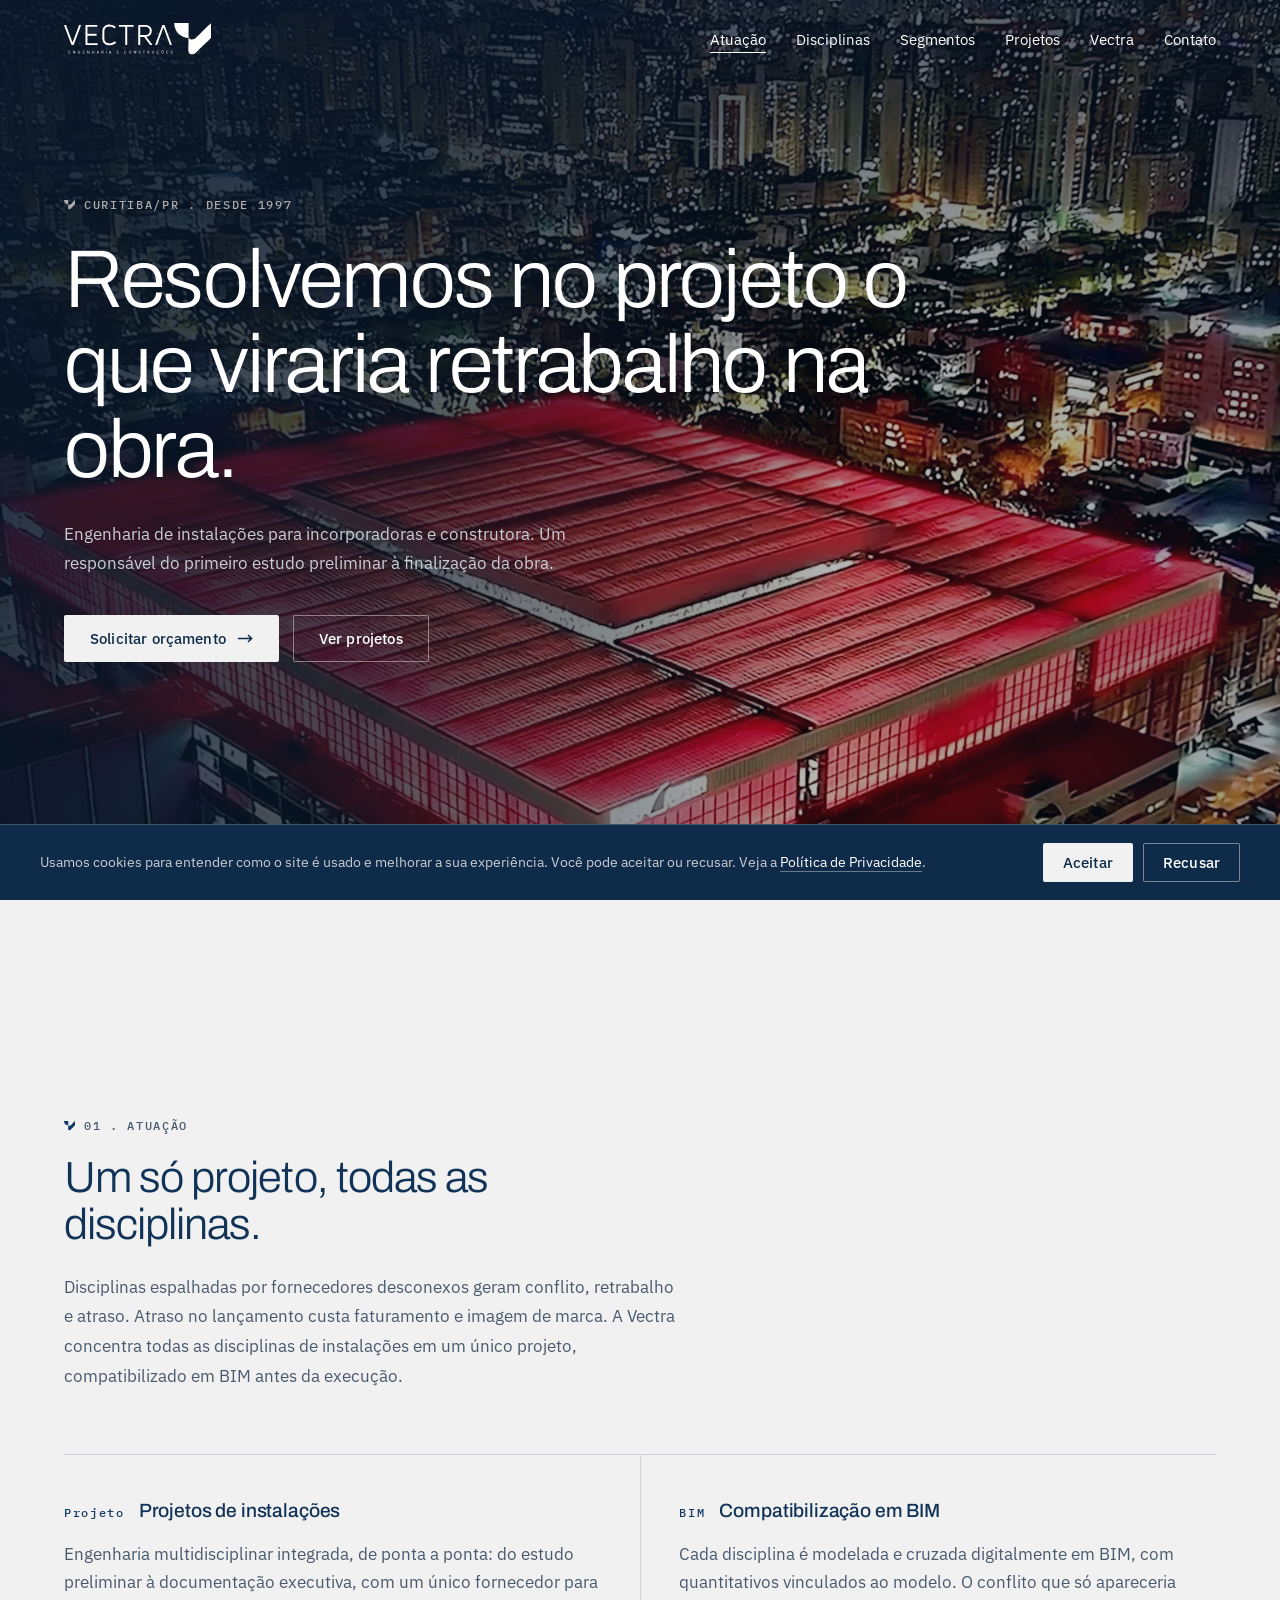
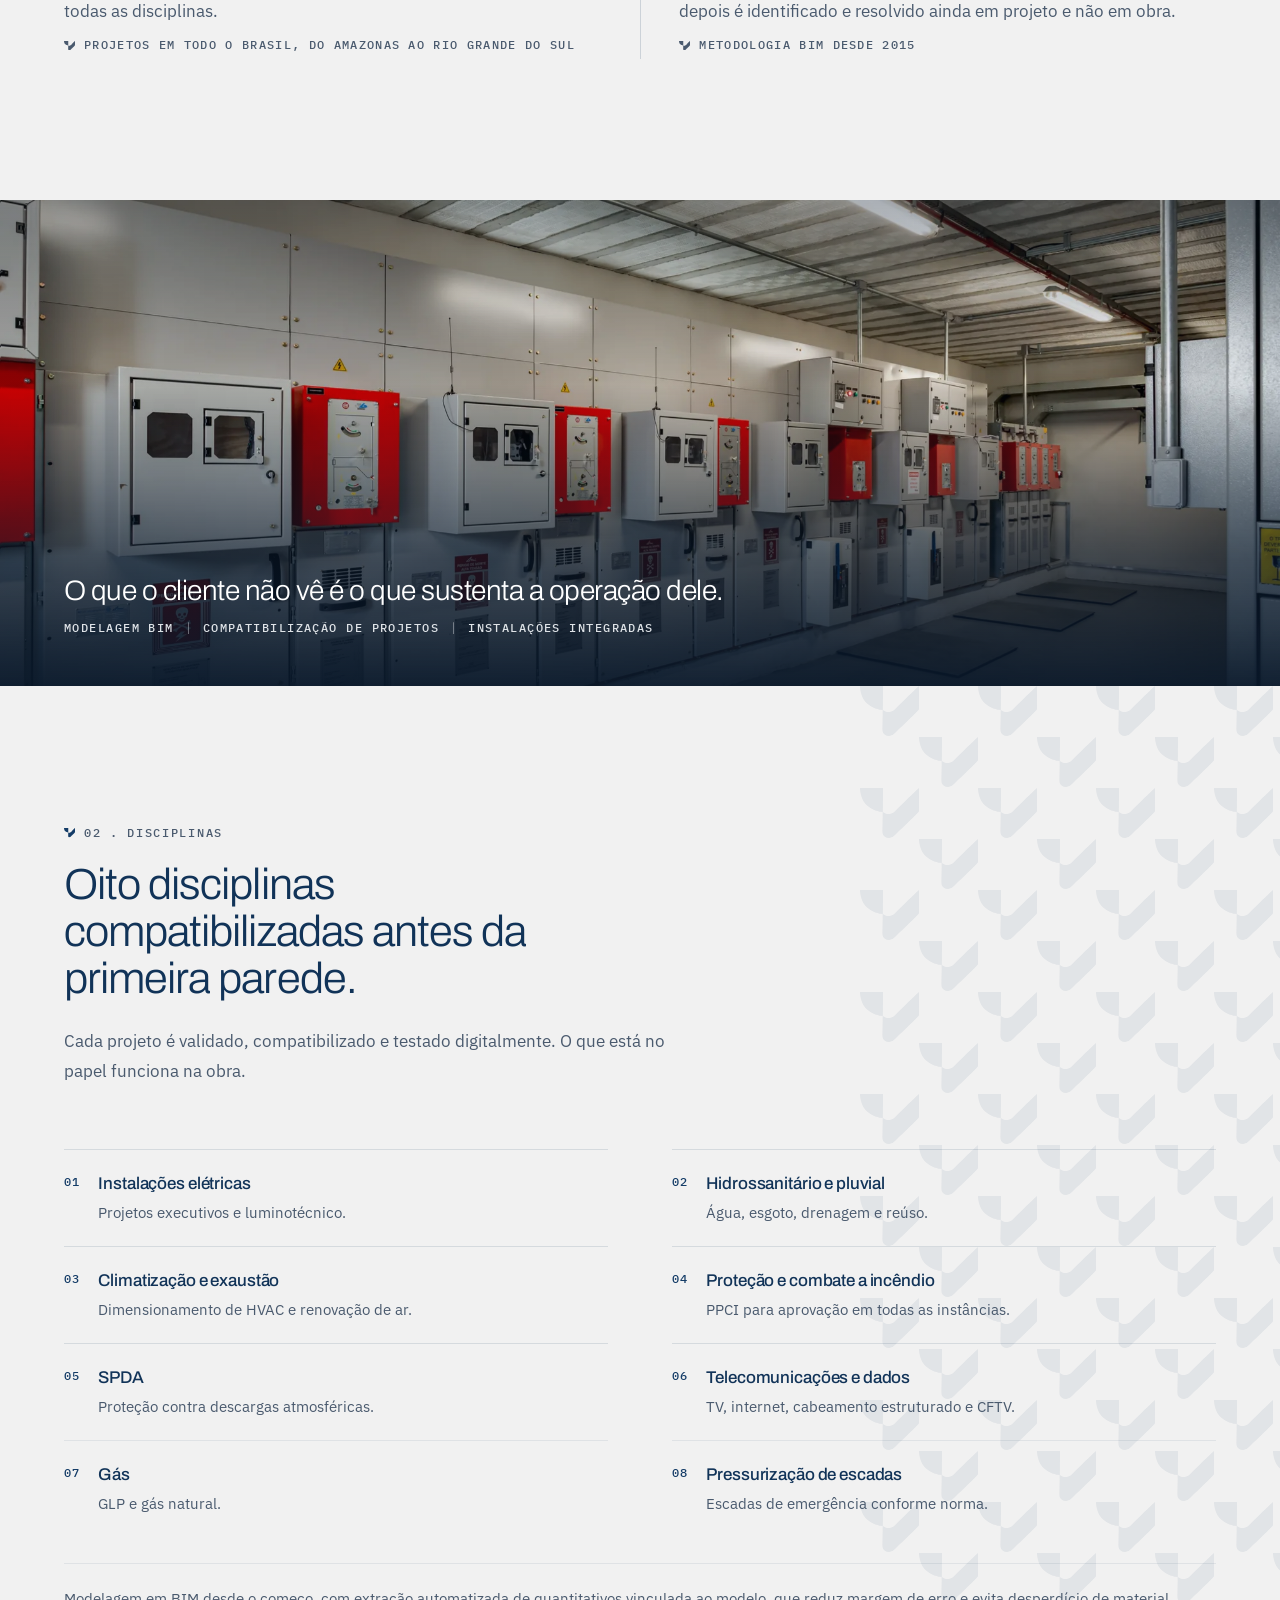
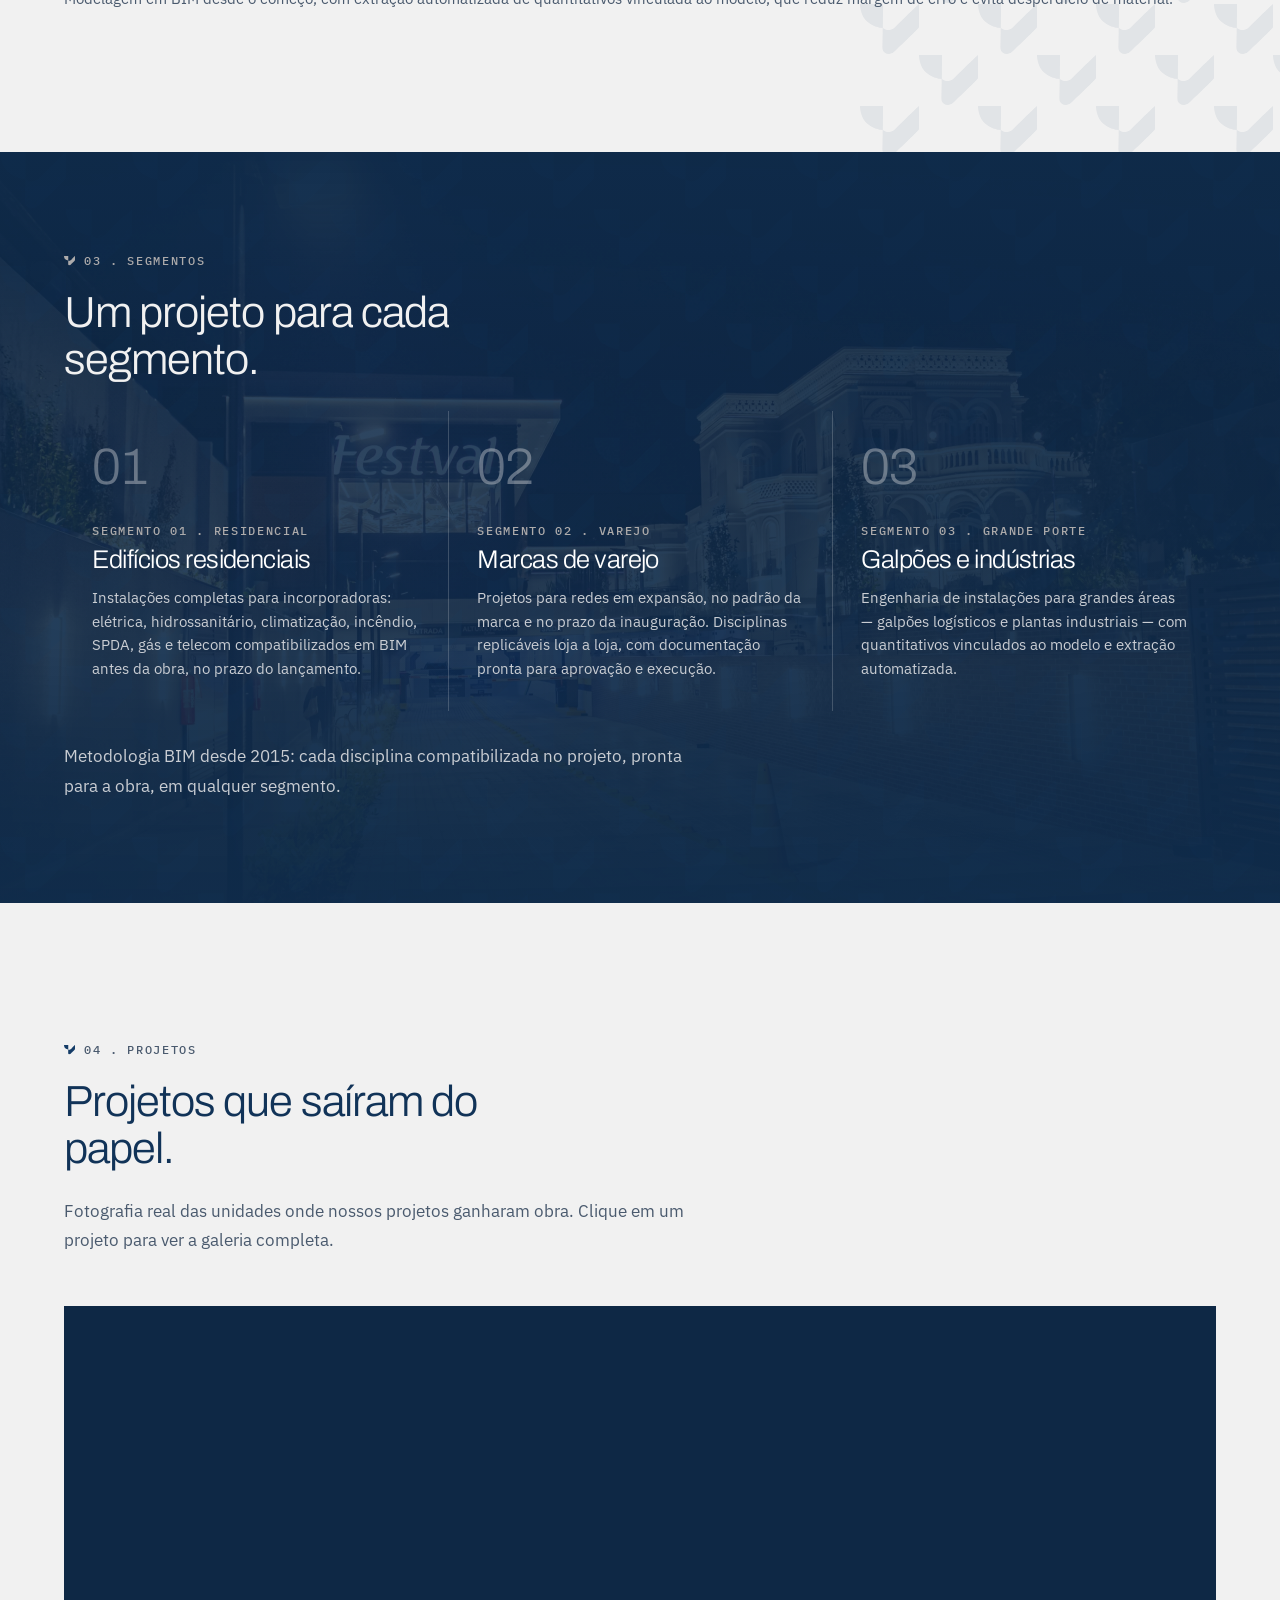
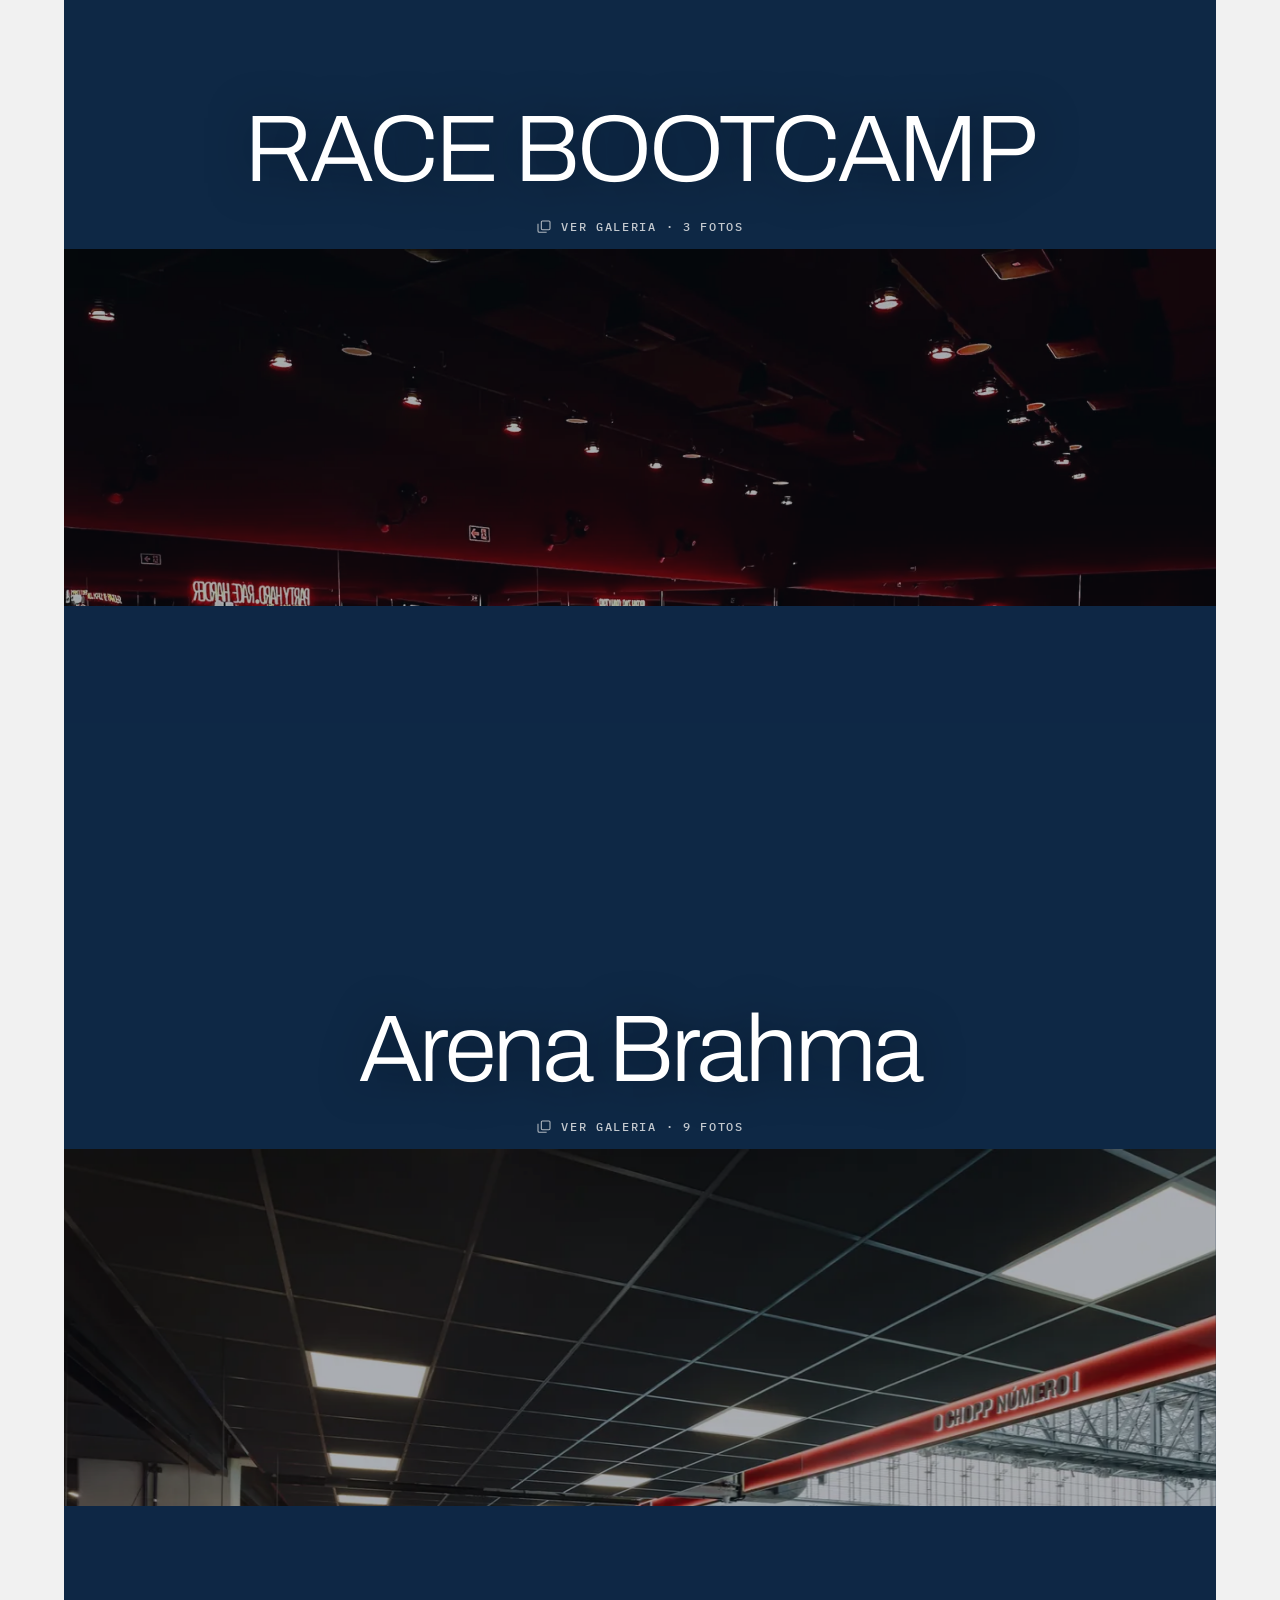
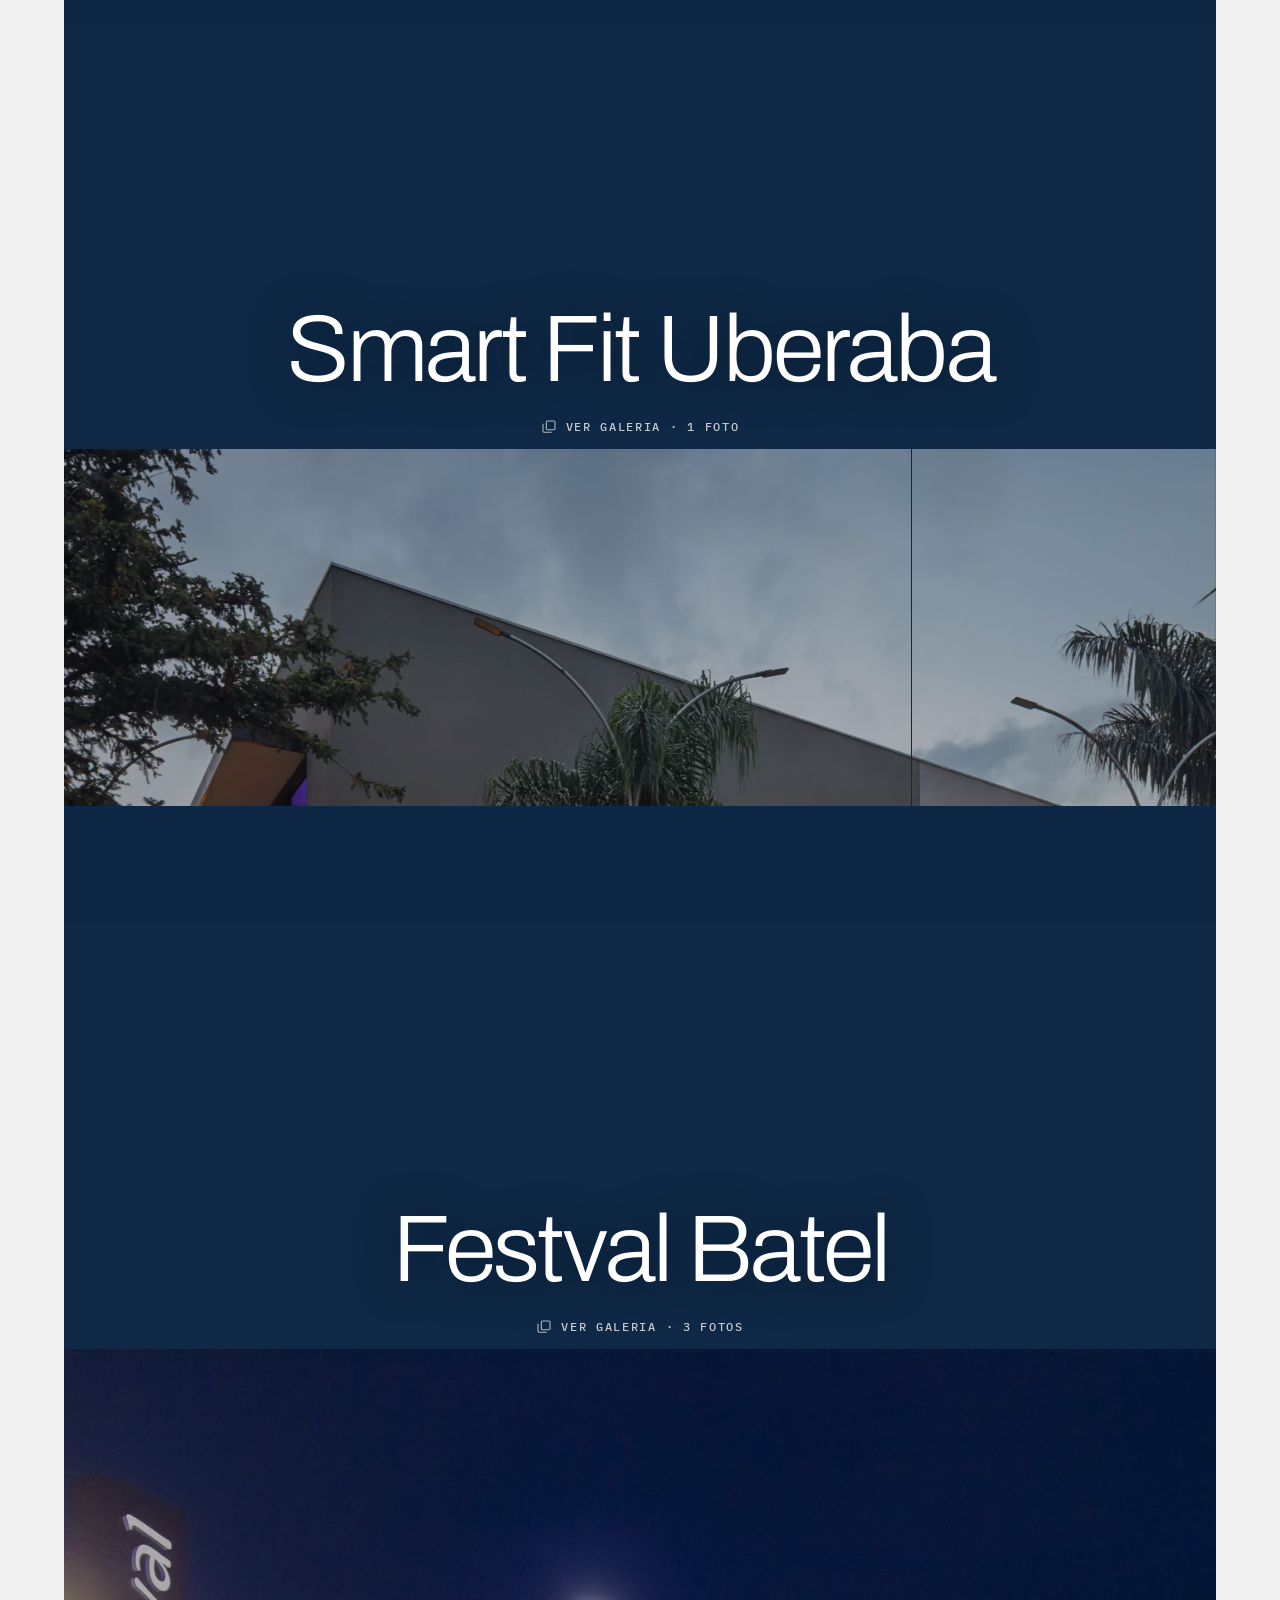
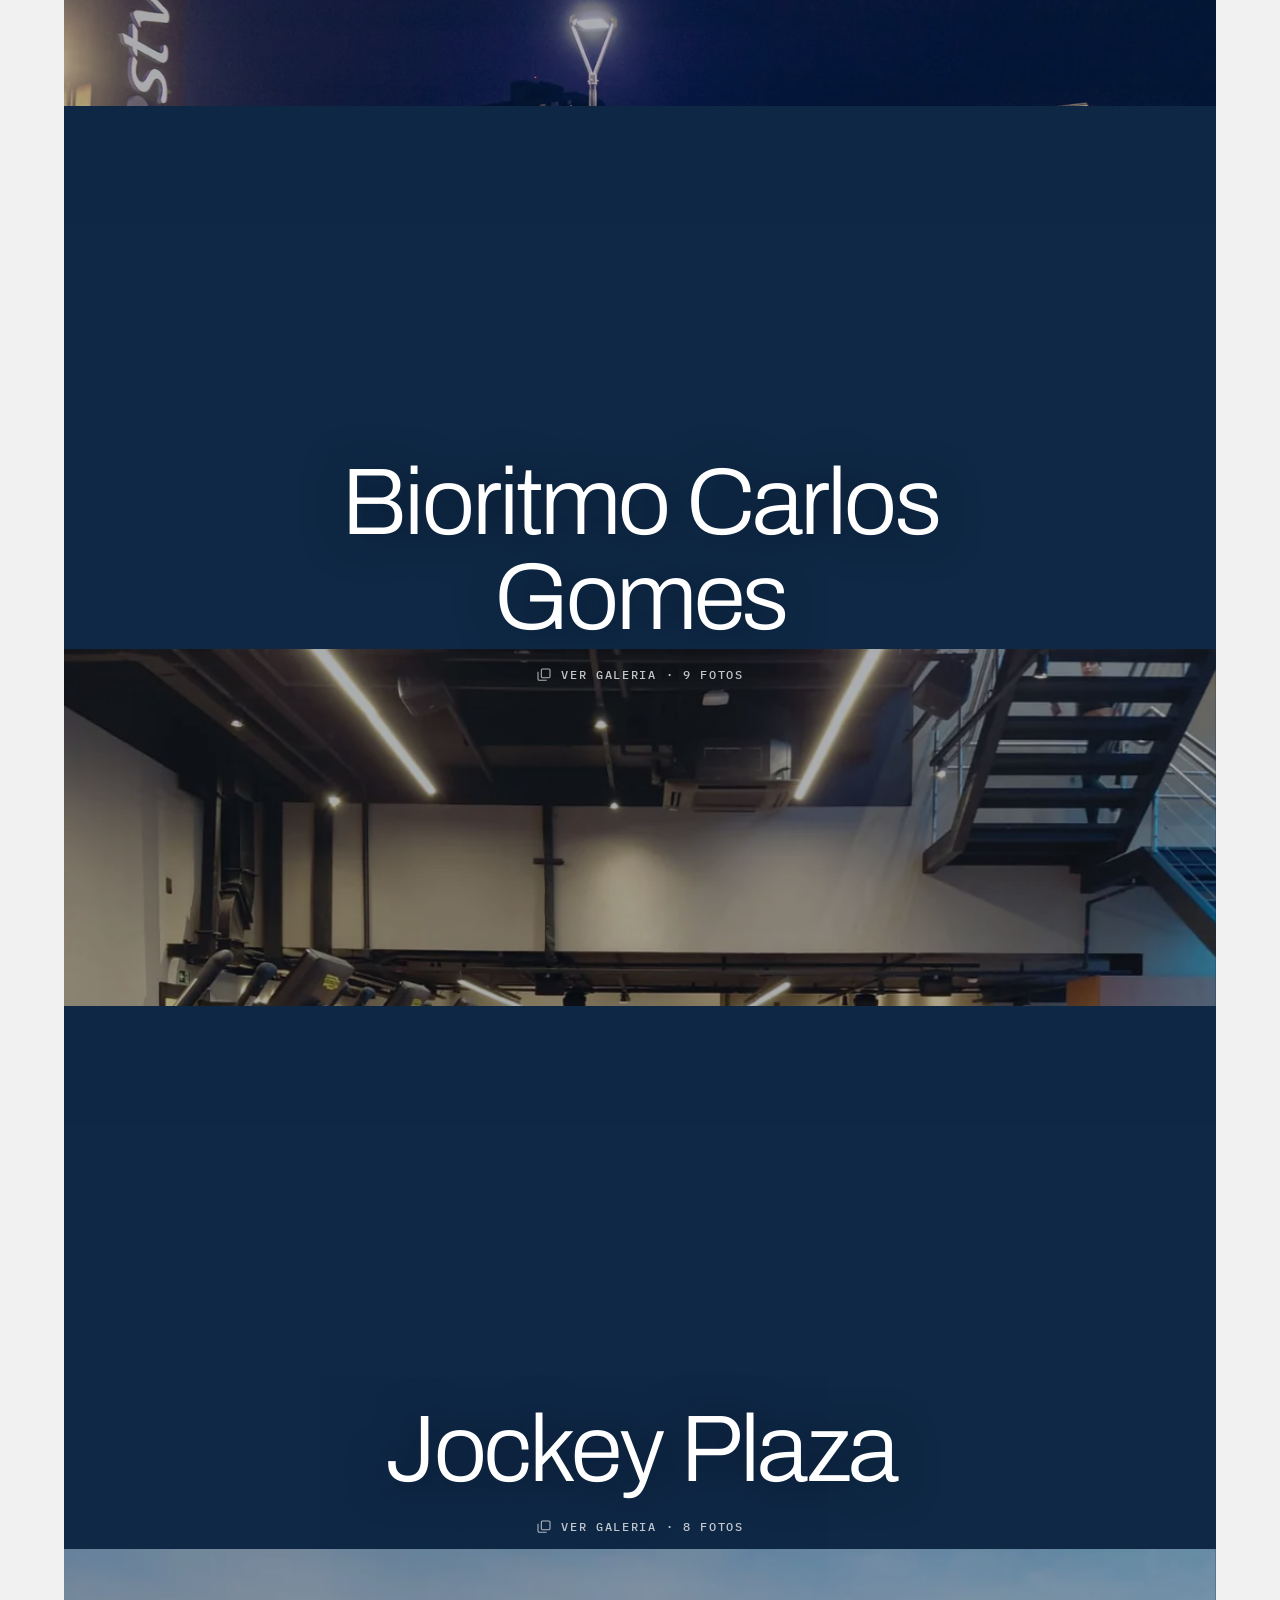
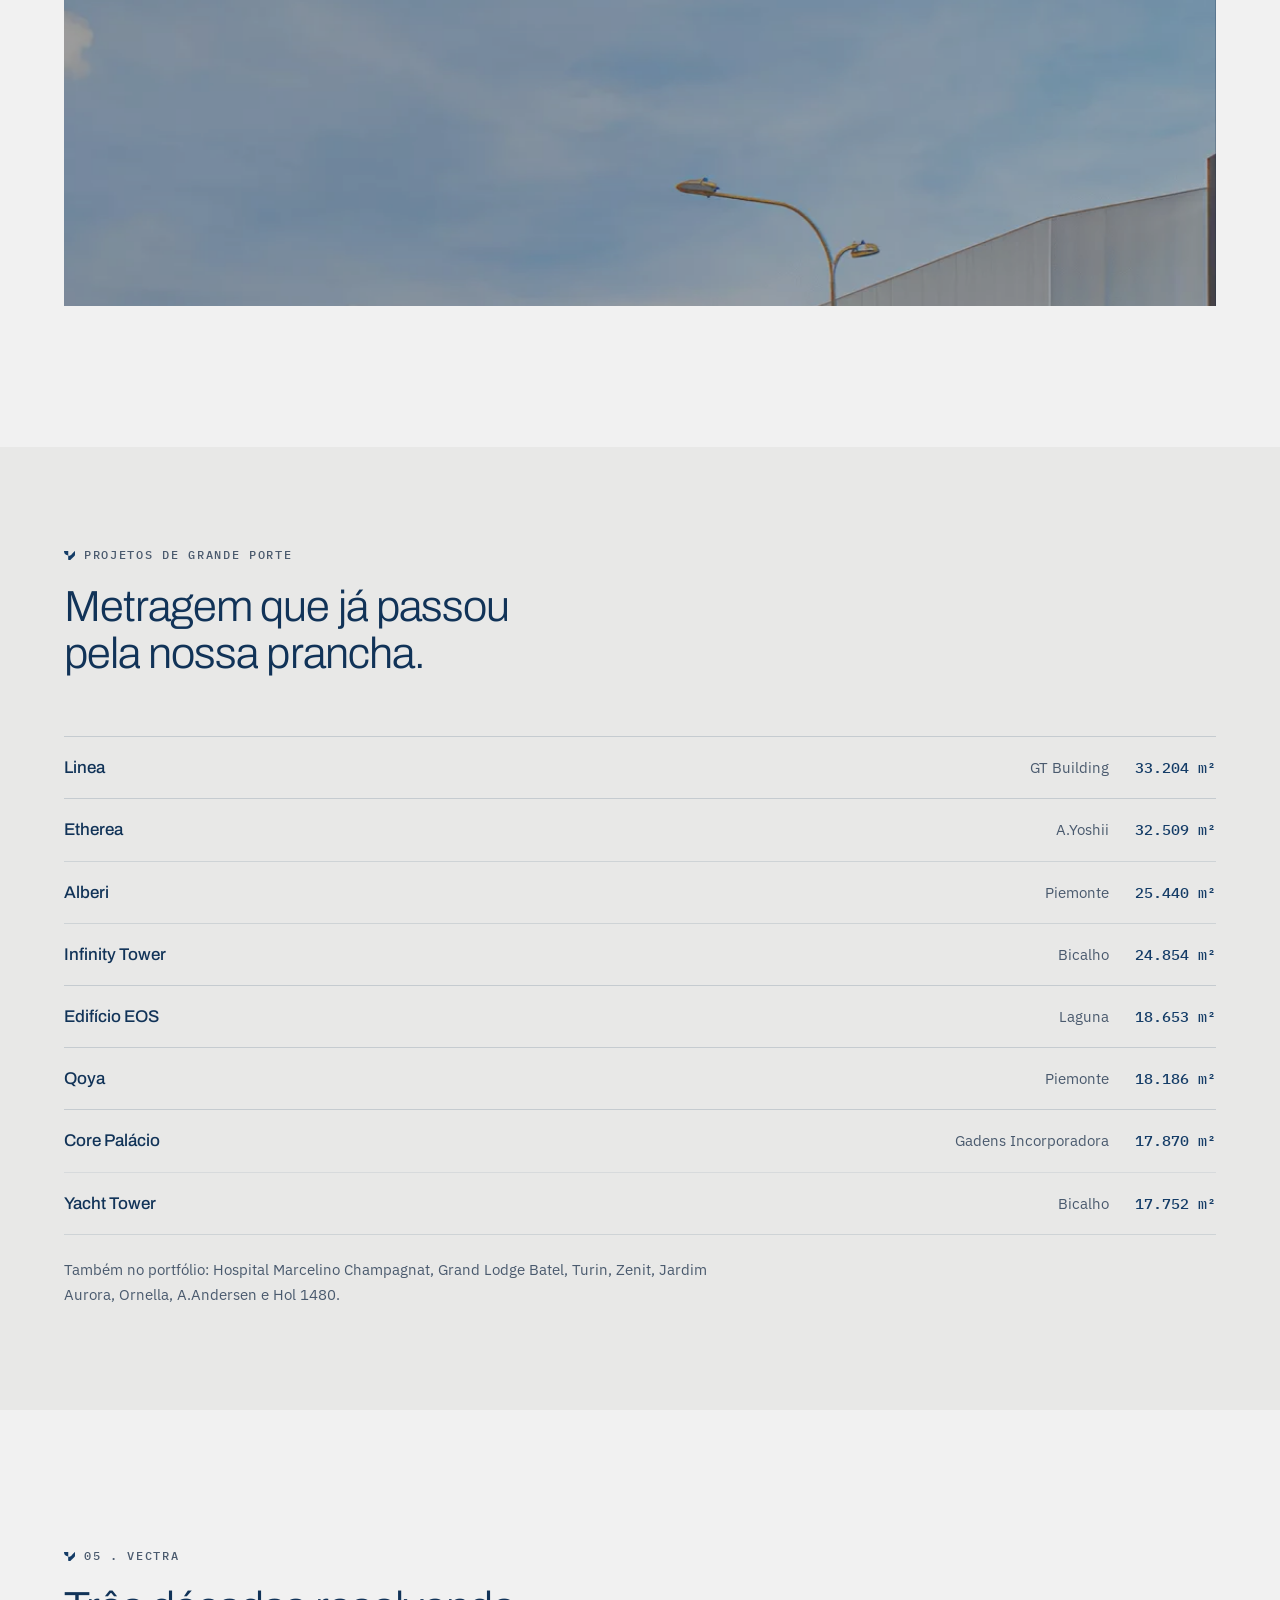
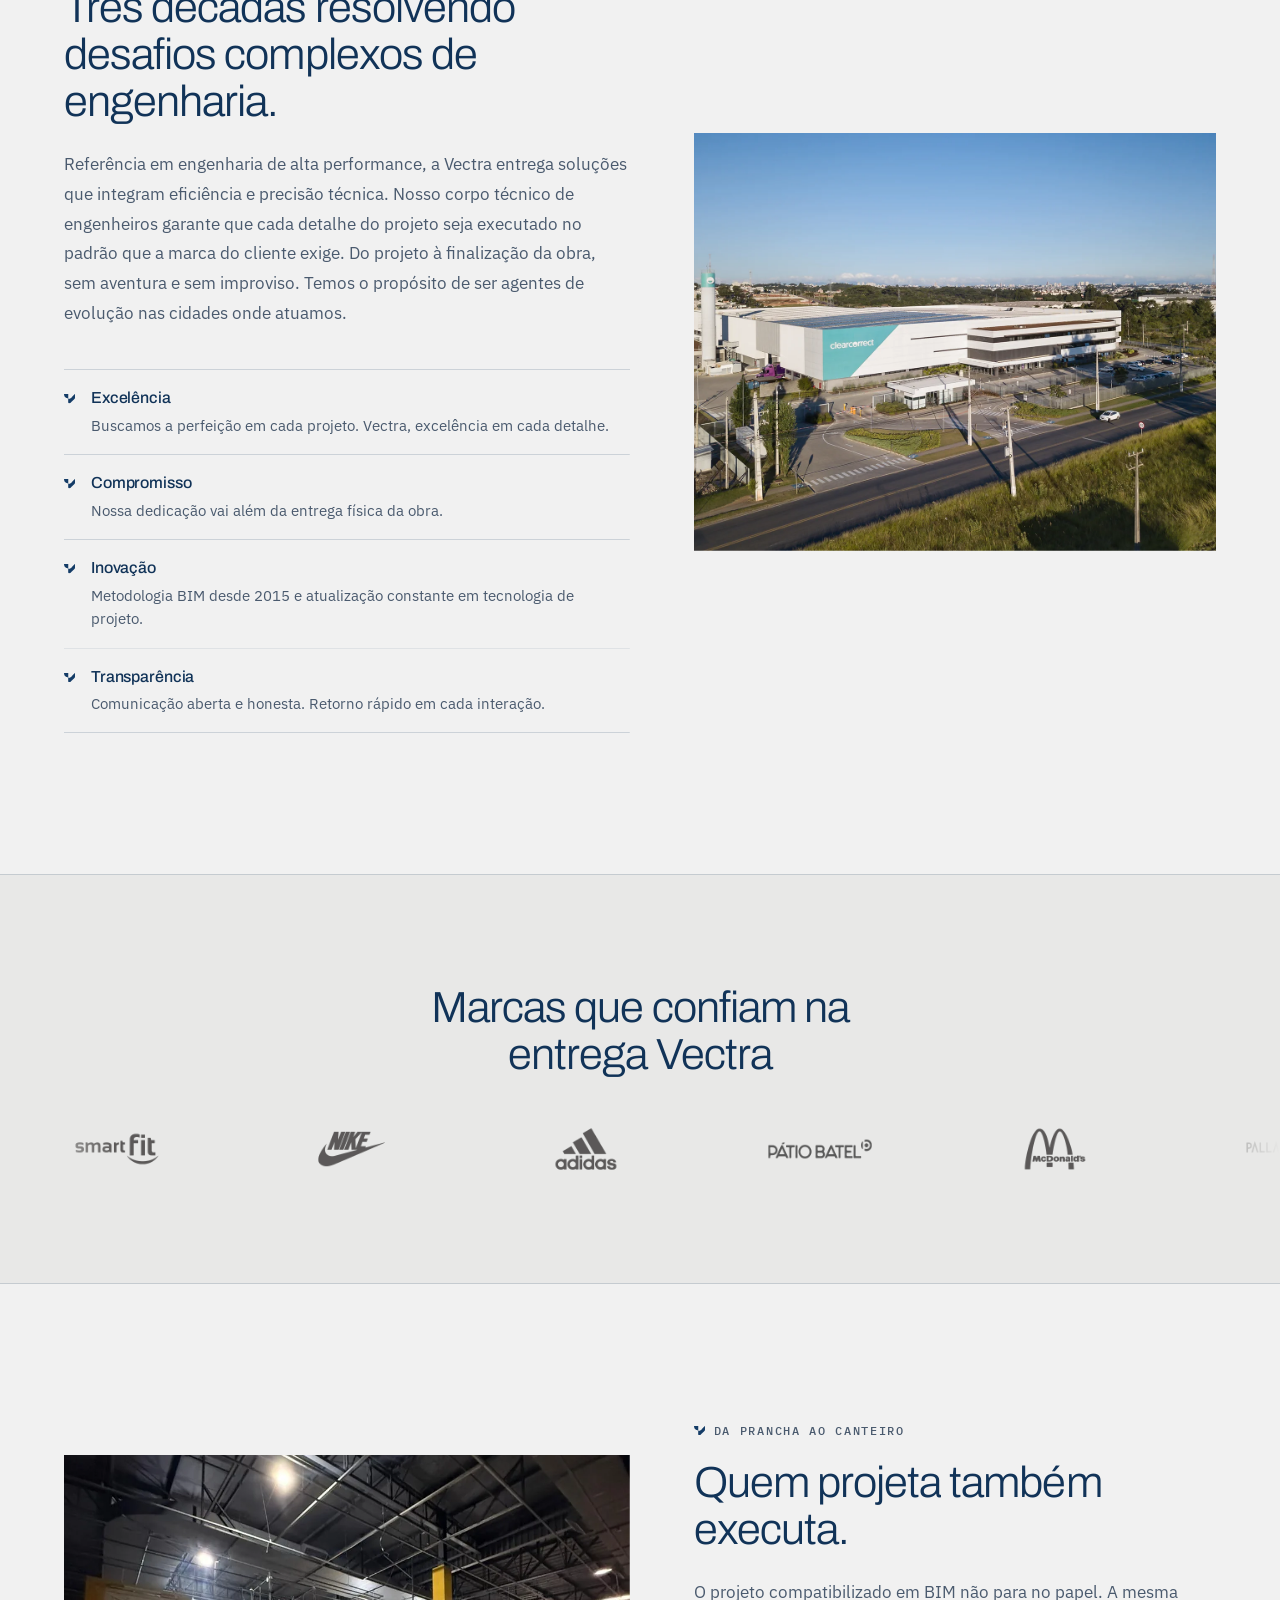
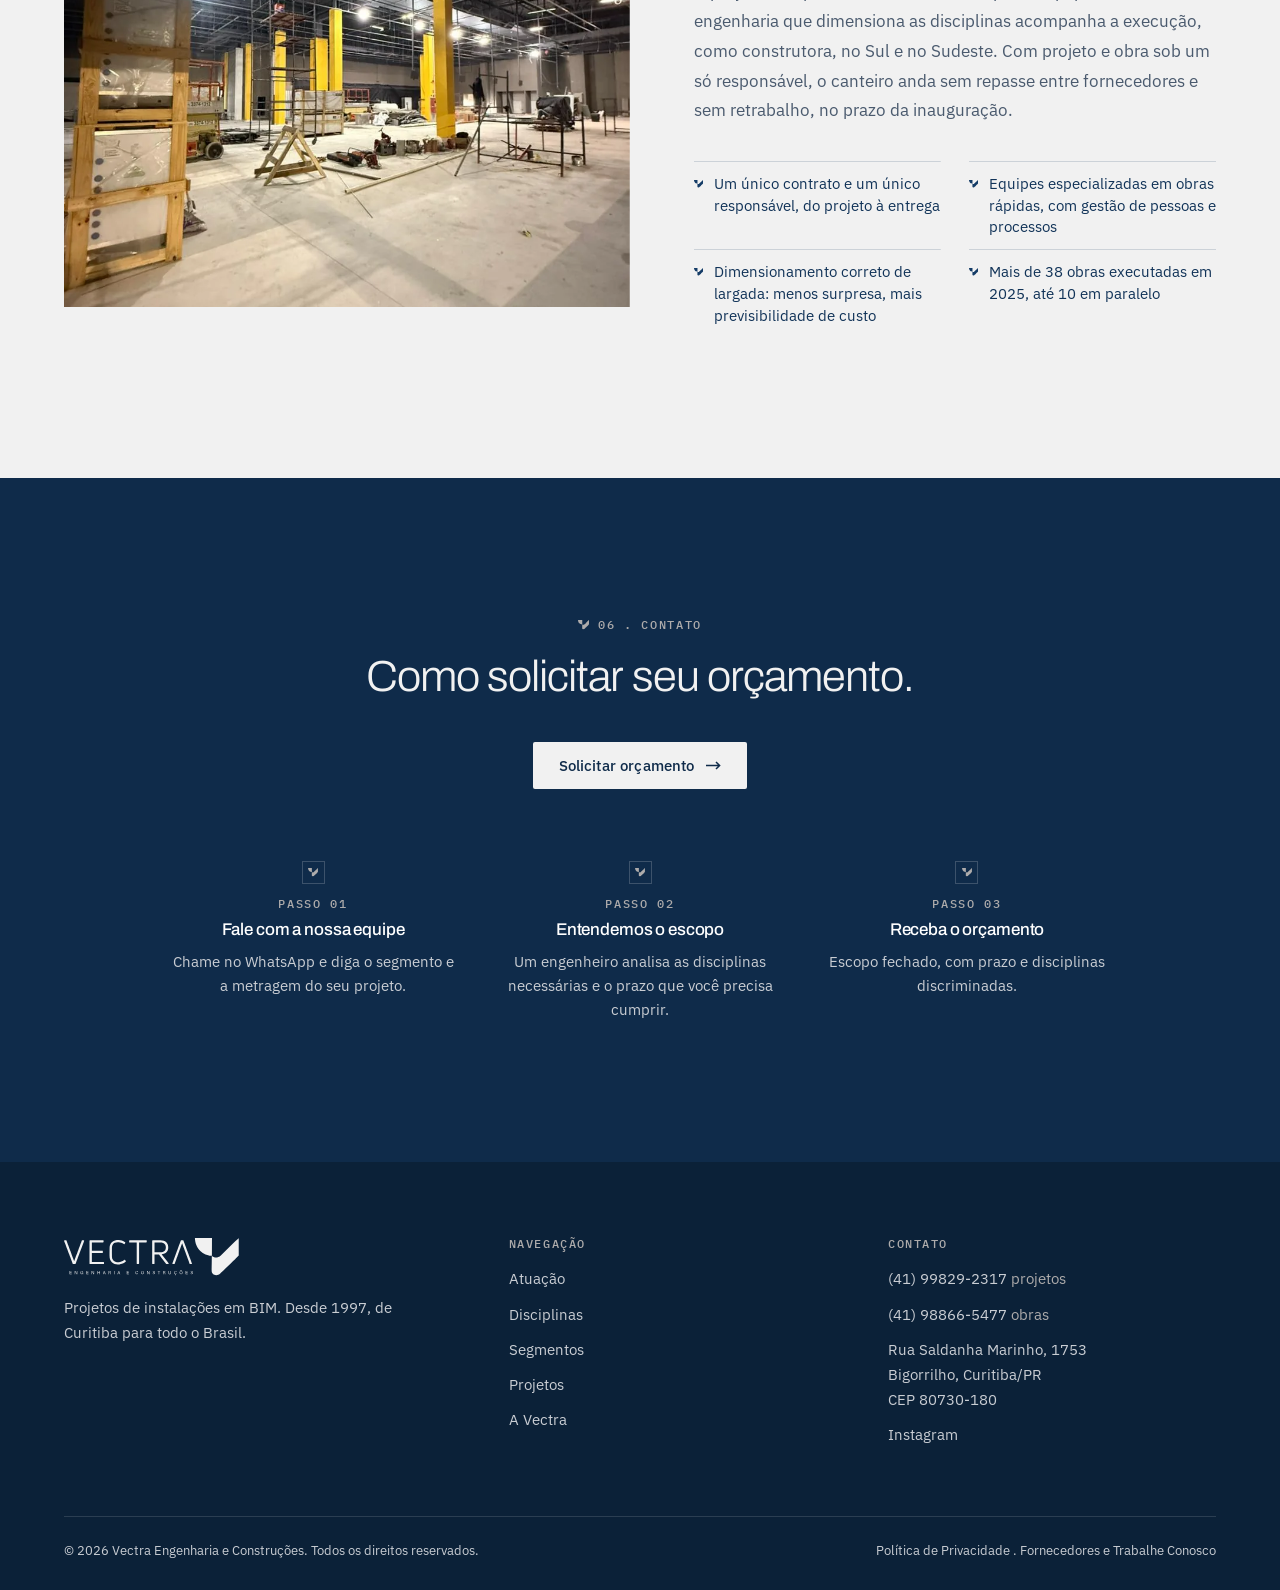
<file: deploy-vercel/index.html>
<!DOCTYPE html>
<html lang="pt-BR">
<head>
<!-- BuildV: GTM -->
<script>(function(w,d,s,l,i){w[l]=w[l]||[];w[l].push({'gtm.start':
new Date().getTime(),event:'gtm.js'});var f=d.getElementsByTagName(s)[0],
j=d.createElement(s),dl=l!='dataLayer'?'&l='+l:'';j.async=true;j.src=
'https://www.googletagmanager.com/gtm.js?id='+i+dl;f.parentNode.insertBefore(j,f);
})(window,document,'script','dataLayer','GTM-W85BJ9HC');</script>
<!-- /BuildV: GTM -->
<meta charset="utf-8">
<meta name="viewport" content="width=device-width,initial-scale=1">
<title>Vectra Engenharia e Construções | Projetos de instalações em BIM</title>
<meta name="description" content="Desde 1997, a Vectra resolve no projeto o que viraria retrabalho na obra. Oito disciplinas de instalações compatibilizadas em BIM para incorporadoras e construtoras. Curitiba/PR.">
<meta name="theme-color" content="#0f2b4a">
<link rel="canonical" href="https://vectraconstrucoes.com/">
<meta property="og:type" content="website">
<meta property="og:title" content="Vectra Engenharia e Construções">
<meta property="og:description" content="Projetos de instalações em BIM. Desde 1997, em Curitiba/PR.">
<meta property="og:image" content="assets/img/hero.webp">
<meta property="og:locale" content="pt_BR">

<link rel="icon" href="assets/logos/favicon.svg" type="image/svg+xml">
<link rel="apple-touch-icon" href="assets/logos/favicon.svg">

<link rel="preconnect" href="https://fonts.googleapis.com">
<link rel="preconnect" href="https://fonts.gstatic.com" crossorigin>
<link rel="preload" as="image" href="assets/img/hero.webp" fetchpriority="high">
<link href="https://fonts.googleapis.com/css2?family=Archivo:wght@300;500;700&family=IBM+Plex+Sans:wght@400;500&family=IBM+Plex+Mono:wght@400;500&display=swap" rel="stylesheet">
<link rel="stylesheet" href="css/styles.css">
<script>document.documentElement.setAttribute('data-motion','on')</script>

<script type="application/ld+json">
{
 "@context":"https://schema.org",
 "@type":"GeneralContractor",
 "name":"Vectra Engenharia e Construções",
 "description":"Projetos de instalações em BIM para incorporadoras e construtoras.",
 "foundingDate":"1997",
 "url":"https://vectraconstrucoes.com/",
 "telephone":"+5541998292317",
 "address":{"@type":"PostalAddress","streetAddress":"Rua Saldanha Marinho, 1753","addressLocality":"Curitiba","addressRegion":"PR","addressCountry":"BR"},
 "areaServed":"BR",
 "sameAs":["https://www.instagram.com/vectraengenharia_e_construcoes/"]
}
</script>
</head>
<body>
<!-- BuildV: GTM (noscript) -->
<noscript><iframe src="https://www.googletagmanager.com/ns.html?id=GTM-W85BJ9HC"
height="0" width="0" style="display:none;visibility:hidden"></iframe></noscript>
<!-- /BuildV: GTM (noscript) -->
<a class="skip" href="#conteudo">Ir para o conteúdo</a>

<!-- sprite: o logo entra uma vez e e reusado com <use>, herdando currentColor -->
<svg width="0" height="0" aria-hidden="true" focusable="false" style="position:absolute">
  <symbol id="i-logo" viewBox="0 0 546.2352 118.695987"><g>
<g>
<g>
<path transform="matrix(1,0,0,-1,305.37269,51.206117)" d="M0 0C3.724-4.849 7.416-9.655 11.111-14.461 14.511-18.882 17.917-23.301 21.318-27.723 21.764-28.303 21.905-29.028 21.509-29.579 21.229-29.968 20.573-30.265 20.068-30.293 18.461-30.379 16.846-30.299 15.234-30.328 14.394-30.343 13.837-29.926 13.371-29.313 8.946-23.477 4.524-17.639 .099-11.803-2.614-8.226-5.339-4.656-8.036-1.066-8.363-.63-8.696-.47-9.245-.473-13.672-.497-18.1-.487-22.627-.487V-1.445-28.11C-22.627-29.821-23.141-30.326-24.881-30.326-25.947-30.326-27.012-30.327-28.077-30.324-29.266-30.323-29.873-29.757-29.89-28.605-29.907-27.432-29.905-26.261-29.905-25.089-29.906-2.654-29.906 19.782-29.907 42.217-29.907 43.529-29.357 44.101-28.053 44.102-20.252 44.103-12.451 44.151-4.651 44.079-.966 44.045 2.685 43.534 6.175 42.282 11.612 40.333 15.857 36.986 18.318 31.679 19.293 29.577 19.95 27.365 20.035 25.023 20.103 23.179 20.35 21.318 20.187 19.493 19.413 10.819 14.876 4.855 6.682 1.767 4.646 1 2.429 .702 .298 .185 .221 .166 .156 .099 0 0M-22.572 37.241V6.397C-22.408 6.387-22.295 6.374-22.183 6.374-16.166 6.374-10.149 6.376-4.134 6.374-1.621 6.374 .828 6.803 3.201 7.578 7.37 8.941 10.554 11.436 11.964 15.704 13.046 18.98 13.036 22.344 12.452 25.73 11.612 30.613 8.705 33.804 4.216 35.642 1.505 36.752-1.391 37.171-4.306 37.221-8.796 37.297-13.287 37.241-17.778 37.241Z" fill="currentColor"/>
<path transform="matrix(1,0,0,-1,87.0345,40.186006)" d="M0 0H1.035C11.253 0 21.471 .001 31.689 .001 31.949 .001 32.207 .005 32.467 0 33.665-.027 34.177-.291 34.282-1.431 34.411-2.827 34.27-4.25 34.22-5.661 34.193-6.403 33.632-6.661 33.012-6.79 32.708-6.855 32.384-6.836 32.068-6.836 21.735-6.837 11.402-6.836 1.067-6.836H-.005V-34.486H.987 35.787C37.603-34.486 38.018-34.893 38.017-36.664 38.017-37.636 38.018-38.608 38.017-39.58 38.015-40.736 37.477-41.294 36.308-41.344 36.164-41.351 36.021-41.346 35.876-41.346H-4.881C-6.945-41.346-7.374-40.924-7.374-38.901V30.716C-7.374 32.671-6.962 33.083-5.004 33.083 7.919 33.083 20.844 33.068 33.767 33.096 36.757 33.102 36.707 32.25 36.639 30.282 36.614 29.569 36.69 28.849 36.624 28.141 36.491 26.725 36.185 26.406 34.675 26.223 34.505 26.203 34.33 26.221 34.158 26.221H.999 0Z" fill="currentColor"/>
<path transform="matrix(1,0,0,-1,31.721,72.38522)" d="M0 0C.573 1.525 1.092 2.905 1.612 4.286 2.485 6.607 3.361 8.928 4.23 11.251 5.086 13.537 5.935 15.827 6.787 18.114 7.657 20.446 8.527 22.778 9.397 25.109 10.082 26.947 10.765 28.786 11.45 30.625 12.163 32.536 12.879 34.445 13.591 36.358 14.433 38.613 15.272 40.872 16.113 43.129 16.823 45.037 17.536 46.944 18.243 48.854 19.093 51.143 19.933 53.434 20.784 55.721 21.485 57.603 22.2 59.479 22.902 61.361 23.186 62.124 23.468 62.889 23.719 63.663 24.092 64.81 24.712 65.279 25.923 65.28 27.132 65.28 28.34 65.283 29.549 65.279 31.052 65.275 31.745 64.422 31.248 63.012 30.505 60.901 29.645 58.83 28.853 56.734 28.271 55.194 27.726 53.641 27.151 52.097 26.545 50.475 25.919 48.859 25.307 47.24 24.661 45.53 24.023 43.818 23.375 42.111 22.727 40.409 22.062 38.715 21.423 37.01 20.844 35.469 20.298 33.916 19.722 32.372 19.117 30.75 18.491 29.134 17.877 27.515 17.232 25.805 16.591 24.094 15.948 22.385 15.316 20.706 14.684 19.027 14.049 17.349 13.476 15.836 12.893 14.328 12.324 12.813 11.693 11.14 11.075 9.463 10.447 7.789 9.807 6.078 9.165 4.367 8.52 2.657 7.889 .978 7.251-.698 6.62-2.377 6.041-3.917 5.406-5.439 4.906-7.004 4.38-8.648 3.811-9.146 2.078-9.146 .554-9.147-.972-9.148-2.498-9.146-3.361-9.145-4.314-8.539-4.595-7.784-5.846-4.427-7.071-1.059-8.336 2.292-9.643 5.756-10.999 9.2-12.306 12.662-13.406 15.576-14.454 18.51-15.554 21.424-16.696 24.448-17.884 27.455-19.03 30.476-19.942 32.877-20.807 35.294-21.718 37.695-22.657 40.167-23.643 42.62-24.579 45.094-25.321 47.055-26.002 49.037-26.739 51-27.538 53.125-28.369 55.237-29.185 57.357-29.909 59.238-30.716 61.093-31.323 63.012-31.721 64.265-31.077 65.283-29.632 65.28-28.337 65.278-27.042 65.292-25.747 65.278-24.633 65.266-24.124 64.846-23.736 63.794-22.792 61.234-21.807 58.689-20.864 56.131-20.19 54.301-19.583 52.446-18.9 50.619-18.031 48.295-17.094 45.995-16.226 43.671-15.543 41.845-14.941 39.987-14.26 38.16-13.561 36.28-12.788 34.428-12.085 32.551-11.408 30.744-10.795 28.914-10.123 27.105-9.484 25.386-8.791 23.685-8.15 21.967-7.468 20.138-6.832 18.293-6.151 16.464-5.452 14.585-4.715 12.719-4.007 10.843-3.337 9.069-2.678 7.289-2.021 5.51-1.365 3.732-.716 1.953 0 0" fill="currentColor"/>
<path transform="matrix(1,0,0,-1,369.0164,16.549317)" d="M0 0C-.587-1.54-1.115-2.908-1.63-4.282-2.254-5.954-2.88-7.624-3.482-9.304-4.093-11.01-4.657-12.731-5.273-14.435-5.909-16.197-6.592-17.942-7.237-19.701-7.858-21.396-8.448-23.103-9.067-24.8-9.662-26.424-10.285-28.038-10.879-29.661-11.493-31.337-12.081-33.021-12.692-34.699-13.349-36.51-14.023-38.316-14.685-40.125-15.232-41.621-15.775-43.116-16.315-44.614-17.088-46.759-17.846-48.911-18.629-51.054-19.806-54.278-21.006-57.493-22.182-60.717-22.526-61.657-22.831-62.612-23.14-63.563-23.451-64.521-24.013-64.969-25.012-64.979-26.307-64.991-27.602-64.998-28.897-64.977-30.257-64.956-30.95-63.956-30.478-62.684-29.349-59.641-28.185-56.611-27.059-53.567-25.902-50.445-24.781-47.309-23.627-44.187-22.486-41.099-21.308-38.023-20.171-34.933-19.03-31.83-17.937-28.71-16.792-25.609-15.815-22.959-14.78-20.331-13.802-17.682-12.889-15.211-12.038-12.717-11.124-10.246-10.136-7.572-9.088-4.92-8.099-2.246-7.187 .226-6.327 2.714-5.425 5.188-5.051 6.211-4.653 7.227-4.212 8.222-3.849 9.043-3.204 9.477-2.253 9.455-.958 9.426 .338 9.418 1.633 9.455 3.849 9.517 3.916 9.12 4.587 7.358 5.719 4.391 6.761 1.39 7.868-1.587 8.939-4.463 10.062-7.32 11.128-10.196 12.04-12.657 12.884-15.144 13.797-17.605 14.717-20.087 15.7-22.546 16.624-25.027 17.302-26.851 17.906-28.7 18.584-30.523 19.347-32.58 20.176-34.613 20.938-36.669 21.618-38.504 22.225-40.365 22.903-42.201 23.589-44.056 24.33-45.891 25.032-47.74 25.539-49.075 26.021-50.418 26.514-51.757 27.195-53.613 27.88-55.468 28.56-57.323 29.091-58.768 29.65-60.202 30.132-61.662 30.364-62.367 30.886-62.971 30.552-63.885 30.266-64.672 29.787-64.945 29.113-64.965 27.647-65.008 26.176-64.981 24.71-64.947 23.813-64.926 23.492-64.225 23.24-63.532 21.903-59.851 20.589-56.161 19.253-52.48 17.823-48.536 16.378-44.597 14.938-40.656 13.5-36.716 12.062-32.775 10.623-28.835 9.184-24.892 7.744-20.949 6.306-17.005 4.866-13.063 3.427-9.12 1.988-5.177 1.47-3.756 .958-2.333 .433-.915 .338-.656 .199-.416 0 0" fill="currentColor"/>
<path transform="matrix(1,0,0,-1,142.56519,27.911499)" d="M0 0C.071 2.053 .688 4.139 1.357 6.109 2.476 9.403 4.297 12.33 6.814 14.785 10.245 18.132 14.34 20.199 19.051 21.176 22.214 21.831 25.387 22.092 28.593 21.83 31.83 21.566 34.993 20.926 38.082 19.89 41.79 18.646 45.149 16.803 48.223 14.418 49.158 13.693 49.298 12.973 48.635 11.986 47.999 11.037 47.355 10.091 46.683 9.167 46.037 8.279 45.249 8.221 44.321 8.854 41.817 10.564 39.241 12.129 36.329 13.1 33.698 13.977 31.047 14.617 28.261 14.84 23.904 15.191 19.7 14.804 15.789 12.766 12.017 10.802 9.629 7.645 8.219 3.695 7.402 1.405 7.145-.953 7.15-3.362 7.168-12.849 6.917-22.346 7.28-31.818 7.516-37.942 10.587-42.79 16.234-45.742 18.387-46.867 20.701-47.454 23.116-47.608 24.857-47.719 26.62-47.909 28.346-47.757 34.22-47.237 39.64-45.401 44.41-41.866 44.871-41.526 45.316-41.163 45.771-40.813 46.715-40.089 47.655-40.216 48.347-41.183 49.011-42.114 49.664-43.053 50.31-43.995 50.934-44.908 50.829-45.686 49.966-46.41 46.576-49.256 42.773-51.38 38.555-52.756 35.943-53.609 33.277-54.246 30.531-54.479 28.829-54.625 27.116-54.865 25.419-54.793 18.467-54.496 12.068-52.661 6.946-47.679 3.3-44.134 1.119-39.789 .321-34.803 .008-32.854-.112-30.86-.144-28.883-.212-24.684-.188-5.421 0 0" fill="currentColor"/>
<path transform="matrix(1,0,0,-1,234.5904,14.136719)" d="M0 0C-.009-.342-.025-.684-.025-1.028-.027-22.377-.027-43.727-.027-65.076-.027-66.904-.521-67.39-2.384-67.394-3.449-67.395-4.514-67.399-5.58-67.393-6.73-67.388-7.384-66.754-7.429-65.61-7.438-65.382-7.43-65.152-7.43-64.924V-.961 .172H-8.379C-15.347 .172-22.313 .171-29.279 .172-30.418 .172-31.123 .869-31.124 1.995-31.125 3.11-31.128 4.225-31.123 5.339-31.118 6.334-30.489 6.978-29.479 7.029-29.248 7.041-29.018 7.033-28.788 7.033-12.006 7.035 4.778 7.032 21.56 7.037 23.823 7.038 24.06 6.185 23.982 4.637 23.941 3.84 23.98 3.038 23.973 2.237 23.96 .784 23.354 .176 21.9 .174 18.33 .167 14.761 .176 11.191 .171 7.507 .166 3.823 .153 .139 .143 .092 .095 .047 .048 0 0" fill="currentColor"/>
<path transform="matrix(1,0,0,-1,234.5904,14.136719)" d="M0 0C.047 .048 .092 .095 .139 .143 .092 .095 .047 .048 0 0" fill="currentColor"/>
<path transform="matrix(1,0,0,-1,234.5904,14.136719)" d="M0 0C.047 .048 .092 .095 .139 .143 .092 .095 .047 .048 0 0" fill="currentColor"/>
<path transform="matrix(1,0,0,-1,461.7962,55.783998)" d="M0 0C0-10.008-.493-39.876-.572-44.804-.637-48.898 .089-52.925 3.05-56.069 9.493-62.912 19.825-61.116 26.458-55.358 28.298-53.762 69.185-14.094 74.767-8.578 77.37-6.007 79.921-3.385 82.486-.777 82.876-.379 83.215 .067 83.583 .487 84.206 1.198 84.439 1.99 84.438 2.951 84.411 20.32 84.417 37.688 84.417 55.057V55.519C84.003 55.179 83.626 54.898 83.282 54.585 80.196 51.773 77.082 48.988 74.04 46.131 69.209 41.595 64.373 37.064 59.638 32.432 54.331 27.241 49.149 21.925 43.884 16.691 38.64 11.479 33.4 6.262 28.077 1.125 25.902-.975 23.323-2.584 20.442-3.642 19.089-4.139 17.682-4.537 16.265-4.819 14.799-5.111 13.296-5.07 11.792-4.965 10.338-4.864 8.944-4.575 7.573-4.133 4.911-3.272 2.554-1.887 .465-.066 .312 .068 .198 .335 .198 .537 .24 8.856 .297 17.173 .35 25.491 .381 30.367 .409 35.244 .44 40.12 .473 45.282 .506 50.442 .537 55.604 .537 55.659 .531 55.714 .526 55.784H-52.861C-52.802 55.027-52.742 54.294-52.686 53.562-52.645 53.016-52.619 52.468-52.565 51.925-52.485 51.136-52.385 50.351-52.295 49.564-52.205 48.764-52.135 47.961-52.022 47.164-51.888 46.207-51.741 45.25-51.556 44.301-51.372 43.358-51.142 42.424-50.921 41.488-50.699 40.545-50.499 39.594-50.228 38.665-49.879 37.468-49.49 36.279-49.08 35.101-46.373 27.33-42.114 20.506-36.038 14.814-31.286 10.361-25.809 6.976-19.735 4.529-17.901 3.792-16.004 3.195-14.112 2.608-12.503 2.109-10.871 1.664-9.224 1.291-7.791 .968-6.331 .74-4.874 .544-3.354 .34-1.822 .226-.295 .068-.176 .056-.061 .014 0 0" fill="currentColor"/>
<path transform="matrix(1,0,0,-1,23.5947,107.23541)" d="M0 0H-4.916V3.027H.242V4.149H-6.192V-5.738H.313L.483-4.617H-4.916V-1.12H0ZM11.195-5.738V-1.789C11.195 .001 11.195 1.678 11.124 2.801H11.152C11.763 1.692 14.975-3.593 16.283-5.738H17.914V4.149H16.681V.286C16.681-1.322 16.666-2.884 16.766-4.148H16.752C16.197-3.083 13.114 1.832 11.692 4.149H9.961V-5.738ZM36.213-.398H32.15V-1.518H34.936V-1.632C34.936-3.295 34.382-4.774 32.164-4.774 29.934-4.774 29.024-2.869 29.024-.838 29.024 1.365 29.934 3.199 32.221 3.199 33.842 3.199 34.623 2.388 34.964 1.28H36.269C35.986 3.041 34.552 4.291 32.251 4.291 29.266 4.291 27.648 2.061 27.648-.895 27.648-3.708 29.152-5.866 32.008-5.866 33.799-5.866 34.652-5.099 35.078-4.404 35.092-5.112 35.135-5.553 35.206-5.738H36.213ZM52.48 0H47.564V3.027H52.721V4.149H46.287V-5.738H52.792L52.963-4.617H47.564V-1.12H52.48ZM63.675-5.738V-1.789C63.675 .001 63.675 1.678 63.604 2.801H63.632C64.242 1.692 67.455-3.593 68.762-5.738H70.394V4.149H69.159V.286C69.159-1.322 69.145-2.884 69.244-4.148H69.23C68.677-3.083 65.592 1.832 64.172 4.149H62.44V-5.738ZM80.766-5.738H82.072V-1.106H87.217V-5.738H88.536V4.149H87.217V.014H82.072V4.149H80.766ZM104.093-2.769 105.186-5.738H106.593L102.914 4.149H101.309L97.786-5.738H99.093L100.158-2.769ZM100.499-1.647C101.252 .569 101.834 2.246 102.075 3.085H102.09C102.303 2.332 102.814 .953 103.766-1.647ZM119.124-1.39C120.9-1.39 121.298-2.001 121.298-3.408V-3.607C121.298-4.544 121.284-5.311 121.468-5.738H122.746C122.576-5.326 122.604-4.459 122.604-3.778V-3.351C122.604-1.646 121.909-1.035 121.099-.824 122.051-.568 122.789 .213 122.789 1.507 122.789 3.041 121.71 4.149 119.679 4.149H115.815V-5.738H117.106V-1.39ZM117.106 3.041H119.408C120.745 3.041 121.426 2.445 121.426 1.393 121.426 .284 120.772-.284 119.252-.284H117.106ZM132.678-5.738H133.98299V4.148H132.678ZM149.554-2.769 150.648-5.738H152.053L148.376 4.149H146.77L143.247-5.738H144.554L145.62-2.769ZM145.96-1.647C146.713 .569 147.296 2.246 147.537 3.085H147.551C147.765 2.332 148.276 .953 149.227-1.647ZM178.776 0H173.862V3.027H179.018V4.149H172.584V-5.738H179.089L179.26-4.617H173.862V-1.12H178.776ZM206.508-2.94C206.139-3.893 205.471-4.774 203.95-4.774 201.664-4.774 200.825-2.727 200.825-.781 200.825 1.209 201.706 3.199 203.894 3.199 205.457 3.199 206.167 2.389 206.523 1.308H207.829C207.532 2.957 206.267 4.291 203.936 4.291 200.939 4.291 199.449 1.863 199.449-.822 199.449-3.623 200.939-5.866 203.894-5.866 206.139-5.866 207.388-4.617 207.829-2.94ZM221.597 4.291C218.598 4.291 216.951 2.033 216.951-.795 216.951-3.637 218.569-5.88 221.483-5.88 224.595-5.88 226.113-3.466 226.113-.738 226.113 2.204 224.382 4.291 221.597 4.291M221.54 3.169C223.714 3.169 224.751 1.365 224.751-.767 224.751-2.869 223.827-4.76 221.54-4.76 219.408-4.76 218.329-2.883 218.329-.751 218.329 1.351 219.308 3.169 221.54 3.169M237.08-5.738V-1.789C237.08 .001 237.08 1.678 237.011 2.801H237.038C237.649 1.692 240.86-3.593 242.168-5.738H243.8V4.149H242.566V.286C242.566-1.322 242.552-2.884 242.651-4.148H242.637C242.083-3.083 238.999 1.832 237.578 4.149H235.847V-5.738ZM253.363-2.983C253.576-4.504 254.641-5.866 257.127-5.866 259.544-5.866 260.721-4.617 260.721-3.026 260.721-1.746 260.224-.653 257.412 .029 255.677 .456 255.123 .825 255.123 1.749 255.123 2.687 255.791 3.226 256.999 3.226 258.449 3.226 258.989 2.502 259.174 1.635H260.508C260.366 2.929 259.402 4.291 257.042 4.291 254.84 4.291 253.761 3.098 253.761 1.621 253.761 .228 254.57-.568 256.9-1.135 258.876-1.604 259.359-2.159 259.359-3.153 259.359-4.092 258.748-4.816 257.213-4.816 255.777-4.816 254.968-4.177 254.698-2.983ZM272.315-5.738H273.634V3.027H276.832V4.149H269.133V3.027H272.315ZM289.234-1.39C291.011-1.39 291.409-2.001 291.409-3.408V-3.607C291.409-4.544 291.395-5.311 291.58-5.738H292.856C292.686-5.326 292.714-4.459 292.714-3.778V-3.351C292.714-1.646 292.02-1.035 291.21-.824 292.162-.568 292.899 .213 292.899 1.507 292.899 3.041 291.821 4.149 289.789 4.149H285.925V-5.738H287.217V-1.39ZM287.217 3.041H289.519C290.855 3.041 291.537 2.445 291.537 1.393 291.537 .284 290.883-.284 289.362-.284H287.217ZM302.618 4.149V-1.832C302.618-4.873 304.407-5.866 306.468-5.866 308.571-5.866 310.346-4.944 310.346-1.734V4.149H309.025V-1.805C309.025-4.092 307.975-4.774 306.496-4.774 305.231-4.774 303.952-4.134 303.952-1.805V4.149ZM327.038-2.94C326.669-3.893 326.001-4.774 324.482-4.774 322.194-4.774 321.356-2.727 321.356-.781 321.356 1.209 322.236 3.199 324.426 3.199 325.986 3.199 326.697 2.389 327.052 1.308H328.36C328.061 2.957 326.796 4.291 324.468 4.291 321.47 4.291 319.979 1.863 319.979-.822 319.979-3.48 321.326-5.653 323.999-5.851L323.302-6.776V-7.174C324.042-7.188 324.767-7.287 324.767-7.814 324.767-8.141 324.539-8.311 324.013-8.311 323.786-8.311 323.317-8.254 323.089-8.155V-9.005C323.274-9.091 323.629-9.176 324.113-9.176 324.866-9.176 325.873-8.92 325.873-7.799 325.873-6.832 325.008-6.548 324.497-6.463L324.994-5.837C326.882-5.638 327.962-4.475 328.36-2.94ZM342.126 4.291C339.129 4.291 337.481 2.033 337.481-.795 337.481-3.637 339.1-5.88 342.013-5.88 345.124-5.88 346.644-3.466 346.644-.738 346.644 2.204 344.911 4.291 342.126 4.291M342.069 3.169C344.242 3.169 345.281 1.365 345.281-.767 345.281-2.869 344.356-4.76 342.069-4.76 339.939-4.76 338.858-2.883 338.858-.751 338.858 1.351 339.84 3.169 342.069 3.169M340.562 5.215V5.457C340.562 5.812 340.733 5.94 340.975 5.94 341.572 5.94 342.453 5.187 343.278 5.187 344.031 5.187 344.484 5.542 344.484 6.649V6.947H343.619V6.776C343.619 6.308 343.434 6.165 343.164 6.165 342.638 6.168 341.757 6.919 340.875 6.919 340.138 6.919 339.655 6.564 339.655 5.528V5.215ZM362.569 0H357.654V3.027H362.81V4.149H356.376V-5.738H362.881L363.052-4.617H357.654V-1.12H362.569ZM371.904-2.983C372.117-4.504 373.181-5.866 375.668-5.866 378.084-5.866 379.262-4.617 379.262-3.026 379.262-1.746 378.765-.653 375.953 .029 374.218 .456 373.664 .825 373.664 1.749 373.664 2.687 374.332 3.226 375.54 3.226 376.989 3.226 377.529 2.502 377.714 1.635H379.049C378.907 2.929 377.942 4.291 375.583 4.291 373.38 4.291 372.302 3.098 372.302 1.621 372.302 .228 373.11-.568 375.441-1.135 377.417-1.604 377.899-2.159 377.899-3.153 377.899-4.092 377.289-4.816 375.754-4.816 374.318-4.816 373.508-4.177 373.238-2.983Z" fill="currentColor"/>
</g>
</g>
</g></symbol>
  <symbol id="i-v" viewBox="0 0 291.146 251.695"><path transform="matrix(1,0,0,-1,112.093,118.29)" fill="currentColor" d="M0 0C0-21.221-1.045-84.557-1.212-95.007-1.352-103.69 .188-112.227 6.468-118.894 20.13-133.405 42.039-129.597 56.104-117.387 60.006-114.003 146.707-29.887 158.544-18.19 164.064-12.738 169.473-7.178 174.912-1.647 175.74-.803 176.457 .142 177.24 1.032 178.559 2.539 179.053 4.219 179.051 6.259 178.994 43.09 179.008 79.918 179.008 116.75V117.728C178.129 117.008 177.331 116.411 176.6 115.747 170.056 109.784 163.454 103.881 157.002 97.821 146.758 88.203 136.504 78.594 126.464 68.772 115.21 57.765 104.222 46.492 93.056 35.394 81.937 24.341 70.825 13.278 59.538 2.386 54.924-2.066 49.456-5.479 43.348-7.723 40.478-8.777 37.495-9.62 34.491-10.22 31.382-10.838 28.194-10.752 25.005-10.529 21.922-10.314 18.966-9.701 16.059-8.763 10.413-6.938 5.415-4.001 .986-.14 .661 .145 .419 .709 .419 1.139 .508 18.778 .629 36.415 .742 54.054 .809 64.394 .868 74.735 .932 85.075 1.002 96.02 1.072 106.963 1.139 117.908 1.139 118.026 1.126 118.142 1.115 118.29H-112.093C-111.967 116.685-111.84 115.132-111.722 113.579-111.633 112.421-111.579 111.26-111.464 110.107-111.295 108.435-111.082 106.769-110.892 105.101-110.701 103.405-110.553 101.701-110.314 100.011-110.029 97.982-109.717 95.953-109.325 93.94-108.935 91.941-108.446 89.961-107.979 87.975-107.508 85.975-107.084 83.96-106.509 81.99-105.77 79.451-104.945 76.93-104.074 74.431-98.334 57.953-89.302 43.482-76.42 31.414-66.343 21.971-54.728 14.793-41.848 9.604-37.96 8.04-33.937 6.775-29.925 5.53-26.512 4.472-23.051 3.528-19.56 2.738-16.521 2.053-13.425 1.569-10.335 1.153-7.113 .72-3.864 .478-.626 .145-.374 .118-.129 .03 0 0"/></symbol>
</svg>

<div class="prog" data-progress aria-hidden="true"></div>

<header class="hdr">
  <div class="container hdr__in">
    <a class="hdr__logo" href="#" aria-label="Vectra Engenharia e Construções, ir para o início">
      <svg viewBox="0 0 546.2352 118.695987" role="img" aria-label="Vectra Engenharia e Construções"><use href="#i-logo"/></svg>
    </a>
    <nav class="nav" id="menu" aria-label="Navegação principal">
        <a class="nav__a" href="#atuacao">Atuação</a>
        <a class="nav__a" href="#disciplinas">Disciplinas</a>
        <a class="nav__a" href="#jornada">Segmentos</a>
        <a class="nav__a" href="#obras">Projetos</a>
        <a class="nav__a" href="#vectra">Vectra</a>
        <a class="nav__a" href="#contato">Contato</a>
      <div class="nav__cta"><button class="btn" type="button" data-cta>Solicitar orçamento<svg class="btn__ar" viewBox="0 0 15 9" fill="none" stroke="currentColor" stroke-width="1.5" aria-hidden="true"><path d="M0 4.5h13.4M10 1l3.6 3.5L10 8"/></svg></button></div>
    </nav>
    <div class="hdr__cta"><button class="btn" type="button" data-cta>Solicitar orçamento<svg class="btn__ar" viewBox="0 0 15 9" fill="none" stroke="currentColor" stroke-width="1.5" aria-hidden="true"><path d="M0 4.5h13.4M10 1l3.6 3.5L10 8"/></svg></button></div>
    <button class="hdr__burger" type="button" aria-label="Abrir menu" aria-expanded="false" aria-controls="menu">
      <span></span><span></span><span></span>
    </button>
  </div>
</header>
<div class="nav-scrim" aria-hidden="true"></div>

<main id="conteudo">

  <!-- ============ HERO: prancha tecnica ============ -->
  <section class="hero" aria-labelledby="h-hero">
    <div class="hero__bg">
      <img src="assets/img/hero-mix-poster.webp" alt="Obras da Vectra em movimento: Arena Brahma e a academia Bioritmo, em Curitiba" width="1920" height="1080" fetchpriority="high" decoding="async" data-para="0.055">
      <video class="hero__vid" autoplay muted loop playsinline preload="auto" poster="assets/img/hero-mix-poster.webp" aria-hidden="true" data-para="0.055">
        <source src="assets/video/hero-mix.mp4" type="video/mp4">
      </video>
    </div>
    <div class="hero__veil" aria-hidden="true"></div>

    <div class="container hero__in">
      <p class="eyebrow"><svg class="eyebrow__mk" viewBox="0 0 291.146 251.695" aria-hidden="true"><use href="#i-v"/></svg>Curitiba/PR . Desde 1997</p>
      <h1 id="h-hero" data-split>Resolvemos no projeto o que viraria retrabalho na obra.</h1>
      <p class="hero__sub" data-reveal>Engenharia de instalações para incorporadoras e construtora.
        Um responsável do primeiro estudo preliminar à finalização da obra.</p>
      <div class="hero__act" data-reveal>
        <button class="btn btn--light" type="button" data-cta>Solicitar orçamento<svg class="btn__ar" viewBox="0 0 15 9" fill="none" stroke="currentColor" stroke-width="1.5" aria-hidden="true"><path d="M0 4.5h13.4M10 1l3.6 3.5L10 8"/></svg></button>
        <a class="btn btn--ghost-dark" href="#obras">Ver projetos</a>
      </div>
    </div>
  </section>

  <div class="afterhero">

  <!-- ============ 01 ATUACAO: duas frentes, editorial ============ -->
  <section class="sec" id="atuacao" aria-labelledby="h-atuacao">
    <div class="container">
      <p class="eyebrow"><svg class="eyebrow__mk" viewBox="0 0 291.146 251.695" aria-hidden="true"><use href="#i-v"/></svg>01 . Atuação</p>
      <h2 id="h-atuacao" data-split>Um só projeto, todas as disciplinas.</h2>
      <p class="lede lede--gap" data-reveal>Disciplinas espalhadas por fornecedores desconexos
        geram conflito, retrabalho e atraso. Atraso no lançamento custa faturamento e imagem de
        marca. A Vectra concentra todas as disciplinas de instalações em um único projeto,
        compatibilizado em BIM antes da execução.</p>

      <div class="frentes">
        <div class="frente" data-reveal data-rv="left">
          <div class="frente__t"><span class="frente__l">Projeto</span><h3>Projetos de instalações</h3></div>
          <p>Engenharia multidisciplinar integrada, de ponta a ponta: do estudo preliminar à
            documentação executiva, com um único fornecedor para todas as disciplinas.</p>
          <p class="frente__meta"><svg class="" viewBox="0 0 291.146 251.695" aria-hidden="true"><use href="#i-v"/></svg>Projetos em todo o Brasil, do Amazonas ao Rio Grande do Sul</p>
        </div>
        <div class="frente" data-reveal data-rv="right">
          <div class="frente__t"><span class="frente__l">BIM</span><h3>Compatibilização em BIM</h3></div>
          <p>Cada disciplina é modelada e cruzada digitalmente em BIM, com quantitativos
            vinculados ao modelo. O conflito que só apareceria depois é identificado e resolvido
            ainda em projeto e não em obra.</p>
          <p class="frente__meta"><svg class="" viewBox="0 0 291.146 251.695" aria-hidden="true"><use href="#i-v"/></svg>Metodologia BIM desde 2015</p>
        </div>
      </div>
    </div>
  </section>

  <!-- ============ FAIXA: cabine primaria ============ -->
  <section class="band" aria-label="Cabine primária entregue no Jockey Plaza, Curitiba">
    <div class="band__bg"><img src="assets/img/faixa-tecnica.webp" alt="Cabine primária com quadros de média tensão entregue pela Vectra: a infraestrutura elétrica que sustenta a operação" loading="lazy" decoding="async" width="2000" height="1333" data-para="0.11"></div>
    <div class="container band__in">
      <p class="band__cap" data-reveal="soft">O que o cliente não vê é o que sustenta a operação dele.</p>
      <p class="band__meta" data-reveal><span>Modelagem BIM</span><span>Compatibilização de projetos</span><span>Instalações integradas</span></p>
    </div>
  </section>

  <!-- ============ 02 DISCIPLINAS: indice tecnico ============ -->
  <section class="sec" id="disciplinas" aria-labelledby="h-disc">
    <div class="malha" aria-hidden="true"></div>
    <div class="container">
      <p class="eyebrow"><svg class="eyebrow__mk" viewBox="0 0 291.146 251.695" aria-hidden="true"><use href="#i-v"/></svg>02 . Disciplinas</p>
      <h2 id="h-disc" data-split>Oito disciplinas compatibilizadas antes da primeira parede.</h2>
      <p class="lede lede--gap" data-reveal>Cada projeto é validado, compatibilizado e
        testado digitalmente. O que está no papel funciona na obra.</p>

      <div class="disc">
          <div class="disc__i" data-reveal>
            <span class="disc__n">01</span>
            <div><h3 class="disc__t">Instalações elétricas</h3><p class="disc__d">Projetos executivos e luminotécnico.</p></div>
          </div>
          <div class="disc__i" data-reveal>
            <span class="disc__n">02</span>
            <div><h3 class="disc__t">Hidrossanitário e pluvial</h3><p class="disc__d">Água, esgoto, drenagem e reúso.</p></div>
          </div>
          <div class="disc__i" data-reveal>
            <span class="disc__n">03</span>
            <div><h3 class="disc__t">Climatização e exaustão</h3><p class="disc__d">Dimensionamento de HVAC e renovação de ar.</p></div>
          </div>
          <div class="disc__i" data-reveal>
            <span class="disc__n">04</span>
            <div><h3 class="disc__t">Proteção e combate a incêndio</h3><p class="disc__d">PPCI para aprovação em todas as instâncias.</p></div>
          </div>
          <div class="disc__i" data-reveal>
            <span class="disc__n">05</span>
            <div><h3 class="disc__t">SPDA</h3><p class="disc__d">Proteção contra descargas atmosféricas.</p></div>
          </div>
          <div class="disc__i" data-reveal>
            <span class="disc__n">06</span>
            <div><h3 class="disc__t">Telecomunicações e dados</h3><p class="disc__d">TV, internet, cabeamento estruturado e CFTV.</p></div>
          </div>
          <div class="disc__i" data-reveal>
            <span class="disc__n">07</span>
            <div><h3 class="disc__t">Gás</h3><p class="disc__d">GLP e gás natural.</p></div>
          </div>
          <div class="disc__i" data-reveal>
            <span class="disc__n">08</span>
            <div><h3 class="disc__t">Pressurização de escadas</h3><p class="disc__d">Escadas de emergência conforme norma.</p></div>
          </div>
        <p class="disc__foot" data-reveal>Modelagem em BIM desde o começo, com extração automatizada
          de quantitativos vinculada ao modelo, que reduz margem de erro e evita desperdício de material.</p>
      </div>
    </div>
  </section>

  <!-- ============ 03 JORNADA: cena travada horizontal ============ -->
  <section class="jor sec--dark" id="jornada" aria-labelledby="h-jor">
    <!-- profundidade em 3 camadas: foto real + degradê navy + malha da marca -->
    <div class="jor__layers" aria-hidden="true">
      <img src="assets/img/segmentos-bg.webp" alt="" loading="lazy" decoding="async" width="2400" height="1600" data-para="0.07">
      <span class="jor__veil"></span>
      <span class="jor__mesh"></span>
    </div>
    <div class="container jor__head">
      <p class="eyebrow"><svg class="eyebrow__mk" viewBox="0 0 291.146 251.695" aria-hidden="true"><use href="#i-v"/></svg>03 . Segmentos</p>
      <h2 id="h-jor" data-split>Um projeto para cada segmento.</h2>
    </div>
    <div class="jor__scene">
      <div class="container">
        <div class="jor__track">
          <article class="jor__step">
            <span class="jor__n">01</span>
            <p class="jor__k">Segmento 01 . Residencial</p>
            <h3 class="jor__t">Edifícios residenciais</h3>
            <p class="jor__p">Instalações completas para incorporadoras: elétrica, hidrossanitário, climatização, incêndio, SPDA, gás e telecom compatibilizados em BIM antes da obra, no prazo do lançamento.</p>
          </article>
          <article class="jor__step">
            <span class="jor__n">02</span>
            <p class="jor__k">Segmento 02 . Varejo</p>
            <h3 class="jor__t">Marcas de varejo</h3>
            <p class="jor__p">Projetos para redes em expansão, no padrão da marca e no prazo da inauguração. Disciplinas replicáveis loja a loja, com documentação pronta para aprovação e execução.</p>
          </article>
          <article class="jor__step">
            <span class="jor__n">03</span>
            <p class="jor__k">Segmento 03 . Grande porte</p>
            <h3 class="jor__t">Galpões e indústrias</h3>
            <p class="jor__p">Engenharia de instalações para grandes áreas — galpões logísticos e plantas industriais — com quantitativos vinculados ao modelo e extração automatizada.</p>
          </article>
        </div>
      </div>
    </div>
    <div class="container jor__foot">
      <p class="lede" data-reveal>Metodologia BIM desde 2015: cada disciplina compatibilizada
        no projeto, pronta para a obra, em qualquer segmento.</p>
    </div>
  </section>

  <!-- ============ 04 OBRAS: portfolio ============ -->
  <section class="sec" id="obras" aria-labelledby="h-obras">
    <div class="container">
      <p class="eyebrow"><svg class="eyebrow__mk" viewBox="0 0 291.146 251.695" aria-hidden="true"><use href="#i-v"/></svg>04 . Projetos</p>
      <h2 id="h-obras" data-split>Projetos que saíram do papel.</h2>
      <p class="lede lede--gap" data-reveal>Fotografia real das unidades onde nossos projetos
        ganharam obra. Clique em um projeto para ver a galeria completa.</p>

            <div class="pfx">
        <button class="pfx__item" type="button"
          data-gallery="assets/img/portfolio/vydea/01.webp|assets/img/portfolio/vydea/08.webp|assets/img/portfolio/vydea/09.webp"
          data-title="RACE BOOTCAMP" data-seg="Clube e fitness . Balneário Camboriú/SC"
          aria-label="Abrir galeria de 3 fotos: RACE BOOTCAMP">
          <span class="pfx__media"><img src="assets/img/portfolio/vydea/01.webp" alt="Clube e fitness RACE BOOTCAMP, Balneário Camboriú/SC" loading="lazy" decoding="async" width="1920" height="1281" data-para="0.6"></span>
          <span class="pfx__veil" aria-hidden="true"></span>
                    <span class="pfx__cap">
            <span class="pfx__t">RACE BOOTCAMP</span>
            <span class="pfx__view"><svg class="pfx__view-i" viewBox="0 0 24 24" fill="none" stroke="currentColor" stroke-width="1.6" aria-hidden="true"><rect x="8" y="3" width="13" height="13" rx="1.6"/><path d="M16 20H5a2 2 0 0 1-2-2V7"/></svg>Ver galeria · 3 fotos</span>
          </span>
        </button>
        <button class="pfx__item" type="button"
          data-gallery="assets/img/portfolio/arena-brahma/01.webp|assets/img/portfolio/arena-brahma/02.webp|assets/img/portfolio/arena-brahma/03.webp|assets/img/portfolio/arena-brahma/04.webp|assets/img/portfolio/arena-brahma/05.webp|assets/img/portfolio/arena-brahma/06.webp|assets/img/portfolio/arena-brahma/07.webp|assets/img/portfolio/arena-brahma/08.webp|assets/img/portfolio/arena-brahma/09.webp"
          data-title="Arena Brahma" data-seg="Bar e restaurante . Curitiba/PR"
          aria-label="Abrir galeria de 9 fotos: Arena Brahma">
          <span class="pfx__media"><img src="assets/img/portfolio/arena-brahma/01.webp" alt="Bar e restaurante Arena Brahma, Curitiba/PR" loading="lazy" decoding="async" width="1920" height="1281" data-para="0.6"></span>
          <span class="pfx__veil" aria-hidden="true"></span>
                    <span class="pfx__cap">
            <span class="pfx__t">Arena Brahma</span>
            <span class="pfx__view"><svg class="pfx__view-i" viewBox="0 0 24 24" fill="none" stroke="currentColor" stroke-width="1.6" aria-hidden="true"><rect x="8" y="3" width="13" height="13" rx="1.6"/><path d="M16 20H5a2 2 0 0 1-2-2V7"/></svg>Ver galeria · 9 fotos</span>
          </span>
        </button>
        <button class="pfx__item" type="button"
          data-gallery="assets/img/portfolio/smartfit-uberaba/01.webp"
          data-title="Smart Fit Uberaba" data-seg="Academia . Uberaba/MG"
          aria-label="Abrir galeria de 1 foto: Smart Fit Uberaba">
          <span class="pfx__media"><img src="assets/img/portfolio/smartfit-uberaba/01.webp" alt="Academia Smart Fit Uberaba, Uberaba/MG" loading="lazy" decoding="async" width="1920" height="1080" data-para="0.6"></span>
          <span class="pfx__veil" aria-hidden="true"></span>
                    <span class="pfx__cap">
            <span class="pfx__t">Smart Fit Uberaba</span>
            <span class="pfx__view"><svg class="pfx__view-i" viewBox="0 0 24 24" fill="none" stroke="currentColor" stroke-width="1.6" aria-hidden="true"><rect x="8" y="3" width="13" height="13" rx="1.6"/><path d="M16 20H5a2 2 0 0 1-2-2V7"/></svg>Ver galeria · 1 foto</span>
          </span>
        </button>
        <button class="pfx__item" type="button"
          data-gallery="assets/img/portfolio/festval-batel/01.webp|assets/img/portfolio/festval-batel/08.webp|assets/img/portfolio/festval-batel/09.webp"
          data-title="Festval Batel" data-seg="Supermercado . Curitiba/PR"
          aria-label="Abrir galeria de 3 fotos: Festval Batel">
          <span class="pfx__media"><img src="assets/img/portfolio/festval-batel/01.webp" alt="Supermercado Festval Batel, Curitiba/PR" loading="lazy" decoding="async" width="1920" height="1281" data-para="0.6"></span>
          <span class="pfx__veil" aria-hidden="true"></span>
                    <span class="pfx__cap">
            <span class="pfx__t">Festval Batel</span>
            <span class="pfx__view"><svg class="pfx__view-i" viewBox="0 0 24 24" fill="none" stroke="currentColor" stroke-width="1.6" aria-hidden="true"><rect x="8" y="3" width="13" height="13" rx="1.6"/><path d="M16 20H5a2 2 0 0 1-2-2V7"/></svg>Ver galeria · 3 fotos</span>
          </span>
        </button>
        <button class="pfx__item" type="button"
          data-gallery="assets/img/portfolio/bioritmo-carlos-gomes/01.webp|assets/img/portfolio/bioritmo-carlos-gomes/02.webp|assets/img/portfolio/bioritmo-carlos-gomes/03.webp|assets/img/portfolio/bioritmo-carlos-gomes/04.webp|assets/img/portfolio/bioritmo-carlos-gomes/05.webp|assets/img/portfolio/bioritmo-carlos-gomes/06.webp|assets/img/portfolio/bioritmo-carlos-gomes/07.webp|assets/img/portfolio/bioritmo-carlos-gomes/08.webp|assets/img/portfolio/bioritmo-carlos-gomes/09.webp"
          data-title="Bioritmo Carlos Gomes" data-seg="Academia . Curitiba/PR"
          aria-label="Abrir galeria de 9 fotos: Bioritmo Carlos Gomes">
          <span class="pfx__media"><img src="assets/img/portfolio/bioritmo-carlos-gomes/01.webp" alt="Academia Bioritmo Carlos Gomes, Curitiba/PR" loading="lazy" decoding="async" width="1920" height="1281" data-para="0.6"></span>
          <span class="pfx__veil" aria-hidden="true"></span>
                    <span class="pfx__cap">
            <span class="pfx__t">Bioritmo Carlos Gomes</span>
            <span class="pfx__view"><svg class="pfx__view-i" viewBox="0 0 24 24" fill="none" stroke="currentColor" stroke-width="1.6" aria-hidden="true"><rect x="8" y="3" width="13" height="13" rx="1.6"/><path d="M16 20H5a2 2 0 0 1-2-2V7"/></svg>Ver galeria · 9 fotos</span>
          </span>
        </button>
        <button class="pfx__item" type="button"
          data-gallery="assets/img/portfolio/jockey-plaza/01.webp|assets/img/portfolio/jockey-plaza/02.webp|assets/img/portfolio/jockey-plaza/03.webp|assets/img/portfolio/jockey-plaza/04.webp|assets/img/portfolio/jockey-plaza/05.webp|assets/img/portfolio/jockey-plaza/06.webp|assets/img/portfolio/jockey-plaza/07.webp|assets/img/portfolio/jockey-plaza/09.webp"
          data-title="Jockey Plaza" data-seg="Shopping . Curitiba/PR"
          aria-label="Abrir galeria de 8 fotos: Jockey Plaza">
          <span class="pfx__media"><img src="assets/img/portfolio/jockey-plaza/01.webp" alt="Shopping Jockey Plaza, Curitiba/PR" loading="lazy" decoding="async" width="1920" height="1281" data-para="0.6"></span>
          <span class="pfx__veil" aria-hidden="true"></span>
                    <span class="pfx__cap">
            <span class="pfx__t">Jockey Plaza</span>
            <span class="pfx__view"><svg class="pfx__view-i" viewBox="0 0 24 24" fill="none" stroke="currentColor" stroke-width="1.6" aria-hidden="true"><rect x="8" y="3" width="13" height="13" rx="1.6"/><path d="M16 20H5a2 2 0 0 1-2-2V7"/></svg>Ver galeria · 8 fotos</span>
          </span>
        </button>
      </div>
    </div>
  </section>

  <!-- ============ GRANDE PORTE: lista tipografica ============ -->
  <section class="sec sec--md sec--paper2" aria-labelledby="h-gp">
    <div class="container">
      <p class="eyebrow"><svg class="eyebrow__mk" viewBox="0 0 291.146 251.695" aria-hidden="true"><use href="#i-v"/></svg>Projetos de grande porte</p>
      <h2 id="h-gp" data-split>Metragem que já passou pela nossa prancha.</h2>
      <div class="gp">
          <div class="gp__r" data-reveal>
            <span class="gp__n">Linea</span><span class="gp__i">GT Building</span><span class="gp__a">33.204 m²</span>
          </div>
          <div class="gp__r" data-reveal>
            <span class="gp__n">Etherea</span><span class="gp__i">A.Yoshii</span><span class="gp__a">32.509 m²</span>
          </div>
          <div class="gp__r" data-reveal>
            <span class="gp__n">Alberi</span><span class="gp__i">Piemonte</span><span class="gp__a">25.440 m²</span>
          </div>
          <div class="gp__r" data-reveal>
            <span class="gp__n">Infinity Tower</span><span class="gp__i">Bicalho</span><span class="gp__a">24.854 m²</span>
          </div>
          <div class="gp__r" data-reveal>
            <span class="gp__n">Edifício EOS</span><span class="gp__i">Laguna</span><span class="gp__a">18.653 m²</span>
          </div>
          <div class="gp__r" data-reveal>
            <span class="gp__n">Qoya</span><span class="gp__i">Piemonte</span><span class="gp__a">18.186 m²</span>
          </div>
          <div class="gp__r" data-reveal>
            <span class="gp__n">Core Palácio</span><span class="gp__i">Gadens Incorporadora</span><span class="gp__a">17.870 m²</span>
          </div>
          <div class="gp__r" data-reveal>
            <span class="gp__n">Yacht Tower</span><span class="gp__i">Bicalho</span><span class="gp__a">17.752 m²</span>
          </div>
      </div>
      <p class="gp__foot" data-reveal>Também no portfólio: Hospital Marcelino Champagnat,
        Grand Lodge Batel, Turin, Zenit, Jardim Aurora, Ornella, A.Andersen e Hol 1480.</p>
    </div>
  </section>

  <!-- ============ 05 VECTRA ============ -->
  <section class="sec" id="vectra" aria-labelledby="h-vectra">
    <div class="container">
      <div class="sobre">
        <div>
          <p class="eyebrow"><svg class="eyebrow__mk" viewBox="0 0 291.146 251.695" aria-hidden="true"><use href="#i-v"/></svg>05 . Vectra</p>
          <h2 id="h-vectra" data-split>Três décadas resolvendo desafios complexos de engenharia.</h2>
          <p class="lede lede--gap" data-reveal>Referência em engenharia de alta
            performance, a Vectra entrega soluções que integram eficiência e precisão técnica.
            Nosso corpo técnico de engenheiros garante que cada detalhe do projeto
            seja executado no padrão que a marca do cliente exige. Do projeto à finalização
            da obra, sem aventura e sem improviso. Temos o propósito de ser agentes de evolução
            nas cidades onde atuamos.</p>
          <div class="pil">
            <div class="pil__i" data-reveal>
              <svg class="pil__mk" viewBox="0 0 291.146 251.695" aria-hidden="true"><use href="#i-v"/></svg>
              <div><h3 class="pil__t">Excelência</h3><p class="pil__d">Buscamos a perfeição em cada projeto. Vectra, excelência em cada detalhe.</p></div>
            </div>
            <div class="pil__i" data-reveal>
              <svg class="pil__mk" viewBox="0 0 291.146 251.695" aria-hidden="true"><use href="#i-v"/></svg>
              <div><h3 class="pil__t">Compromisso</h3><p class="pil__d">Nossa dedicação vai além da entrega física da obra.</p></div>
            </div>
            <div class="pil__i" data-reveal>
              <svg class="pil__mk" viewBox="0 0 291.146 251.695" aria-hidden="true"><use href="#i-v"/></svg>
              <div><h3 class="pil__t">Inovação</h3><p class="pil__d">Metodologia BIM desde 2015 e atualização constante em tecnologia de projeto.</p></div>
            </div>
            <div class="pil__i" data-reveal>
              <svg class="pil__mk" viewBox="0 0 291.146 251.695" aria-hidden="true"><use href="#i-v"/></svg>
              <div><h3 class="pil__t">Transparência</h3><p class="pil__d">Comunicação aberta e honesta. Retorno rápido em cada interação.</p></div>
            </div>
          </div>
        </div>
        <figure class="sobre__fig" data-reveal="fig">
          <img src="assets/img/sobre-clearcorrect.webp" alt="Complexo corporativo e industrial ClearCorrect, entregue pela Vectra, visto do alto" loading="lazy" decoding="async" width="1600" height="1000">
        </figure>
      </div>
    </div>
  </section>

  <!-- ============ MARCAS ============ -->
  <section class="marcas" aria-labelledby="h-marcas">
    <div class="container marcas__h">
      <h2 id="h-marcas" class="marcas__t">Marcas que confiam na entrega Vectra</h2>
    </div>
    <!-- A faixa visível é decorativa e duplicada (a animação anda -50%), então
         fica aria-hidden. A lista real, abaixo, é a que o leitor de tela recebe:
         sem ela a informação existiria só no movimento. -->
    <div class="mq" aria-hidden="true"><div class="mq__t"><span class="mq__i"><img src="assets/img/logos/SmartFit.png" alt="" loading="lazy" decoding="async" width="330" height="116"></span><span class="mq__i"><img src="assets/img/logos/Nike.png" alt="" loading="lazy" decoding="async" width="330" height="116"></span><span class="mq__i"><img src="assets/img/logos/Adidas.png" alt="" loading="lazy" decoding="async" width="330" height="116"></span><span class="mq__i"><img src="assets/img/logos/Patio.png" alt="" loading="lazy" decoding="async" width="330" height="116"></span><span class="mq__i"><img src="assets/img/logos/MCD.png" alt="" loading="lazy" decoding="async" width="330" height="116"></span><span class="mq__i"><img src="assets/img/logos/Palladium-1.png" alt="" loading="lazy" decoding="async" width="330" height="116"></span><span class="mq__i"><img src="assets/img/logos/AYoshii.png" alt="" loading="lazy" decoding="async" width="330" height="116"></span><span class="mq__i"><img src="assets/img/logos/SanRemo.png" alt="" loading="lazy" decoding="async" width="330" height="116"></span><span class="mq__i"><img src="assets/img/logos/Laguna-1.png" alt="" loading="lazy" decoding="async" width="330" height="116"></span><span class="mq__i"><img src="assets/img/logos/AG7.png" alt="" loading="lazy" decoding="async" width="330" height="116"></span><span class="mq__i"><img src="assets/img/logos/Swell.png" alt="" loading="lazy" decoding="async" width="330" height="116"></span><span class="mq__i"><img src="assets/img/logos/SmartFit.png" alt="" loading="lazy" decoding="async" width="330" height="116"></span><span class="mq__i"><img src="assets/img/logos/Nike.png" alt="" loading="lazy" decoding="async" width="330" height="116"></span><span class="mq__i"><img src="assets/img/logos/Adidas.png" alt="" loading="lazy" decoding="async" width="330" height="116"></span><span class="mq__i"><img src="assets/img/logos/Patio.png" alt="" loading="lazy" decoding="async" width="330" height="116"></span><span class="mq__i"><img src="assets/img/logos/MCD.png" alt="" loading="lazy" decoding="async" width="330" height="116"></span><span class="mq__i"><img src="assets/img/logos/Palladium-1.png" alt="" loading="lazy" decoding="async" width="330" height="116"></span><span class="mq__i"><img src="assets/img/logos/AYoshii.png" alt="" loading="lazy" decoding="async" width="330" height="116"></span><span class="mq__i"><img src="assets/img/logos/SanRemo.png" alt="" loading="lazy" decoding="async" width="330" height="116"></span><span class="mq__i"><img src="assets/img/logos/Laguna-1.png" alt="" loading="lazy" decoding="async" width="330" height="116"></span><span class="mq__i"><img src="assets/img/logos/AG7.png" alt="" loading="lazy" decoding="async" width="330" height="116"></span><span class="mq__i"><img src="assets/img/logos/Swell.png" alt="" loading="lazy" decoding="async" width="330" height="116"></span></div></div>
    <ul class="sr" data-marcas-sr>
      <li>Smart Fit</li>
      <li>Nike</li>
      <li>Adidas</li>
      <li>Pátio Batel</li>
      <li>McDonald’s</li>
      <li>Shopping Palladium</li>
      <li>A.Yoshii</li>
      <li>San Remo</li>
      <li>Laguna</li>
      <li>AG7</li>
      <li>Swell</li>
    </ul>
  </section>

  <!-- ============ DA PRANCHA AO CANTEIRO: ancora obra ao projeto ============ -->
  <section class="sec" id="obra" aria-labelledby="h-obra">
    <div class="container">
      <div class="sobre sobre--inv">
        <figure class="sobre__fig" data-reveal="fig">
          <img src="assets/img/faixa-obra.webp" alt="Obra da Vectra em andamento, com as instalações passando sob a laje antes do acabamento" loading="lazy" decoding="async" width="960" height="1280">
        </figure>
        <div>
          <p class="eyebrow"><svg class="eyebrow__mk" viewBox="0 0 291.146 251.695" aria-hidden="true"><use href="#i-v"/></svg>Da prancha ao canteiro</p>
          <h2 id="h-obra" data-split>Quem projeta também executa.</h2>
          <p class="lede lede--gap" data-reveal>O projeto compatibilizado em BIM não para no papel.
            A mesma engenharia que dimensiona as disciplinas acompanha a execução, como construtora,
            no Sul e no Sudeste. Com projeto e obra sob um só responsável, o canteiro anda sem repasse
            entre fornecedores e sem retrabalho, no prazo da inauguração.</p>
          <div class="esc">
            <p class="esc__i" data-reveal><svg class="esc__mk" viewBox="0 0 291.146 251.695" aria-hidden="true"><use href="#i-v"/></svg><span>Um único contrato e um único responsável, do projeto à entrega</span></p>
            <p class="esc__i" data-reveal><svg class="esc__mk" viewBox="0 0 291.146 251.695" aria-hidden="true"><use href="#i-v"/></svg><span>Equipes especializadas em obras rápidas, com gestão de pessoas e processos</span></p>
            <p class="esc__i" data-reveal><svg class="esc__mk" viewBox="0 0 291.146 251.695" aria-hidden="true"><use href="#i-v"/></svg><span>Dimensionamento correto de largada: menos surpresa, mais previsibilidade de custo</span></p>
            <p class="esc__i" data-reveal><svg class="esc__mk" viewBox="0 0 291.146 251.695" aria-hidden="true"><use href="#i-v"/></svg><span>Mais de 38 obras executadas em 2025, até 10 em paralelo</span></p>
          </div>
        </div>
      </div>
    </div>
  </section>

  <!-- ============ 06 CONTATO ============ -->
  <section class="sec cta sec--dark" id="contato" aria-labelledby="h-contato">
    <div class="container">
      <div class="cta__grid">
        <div>
          <p class="eyebrow"><svg class="eyebrow__mk" viewBox="0 0 291.146 251.695" aria-hidden="true"><use href="#i-v"/></svg>06 . Contato</p>
          <h2 id="h-contato" data-split>Como solicitar seu orçamento.</h2>
          <div class="cta__act" data-reveal>
            <button class="btn btn--light" type="button" data-cta>Solicitar orçamento<svg class="btn__ar" viewBox="0 0 15 9" fill="none" stroke="currentColor" stroke-width="1.5" aria-hidden="true"><path d="M0 4.5h13.4M10 1l3.6 3.5L10 8"/></svg></button>
          </div>
        </div>

        <div class="pass" data-reveal="soft">
          <div class="pass__line" aria-hidden="true"><i></i></div>
              <div class="pass__i" data-reveal>
                <span class="pass__dot"><svg class="" viewBox="0 0 291.146 251.695" aria-hidden="true"><use href="#i-v"/></svg></span>
                <p class="pass__k">Passo 01</p>
                <h3 class="pass__t">Fale com a nossa equipe</h3>
                <p class="pass__d">Chame no WhatsApp e diga o segmento e a metragem do seu projeto.</p>
              </div>
              <div class="pass__i" data-reveal>
                <span class="pass__dot"><svg class="" viewBox="0 0 291.146 251.695" aria-hidden="true"><use href="#i-v"/></svg></span>
                <p class="pass__k">Passo 02</p>
                <h3 class="pass__t">Entendemos o escopo</h3>
                <p class="pass__d">Um engenheiro analisa as disciplinas necessárias e o prazo que você precisa cumprir.</p>
              </div>
              <div class="pass__i" data-reveal>
                <span class="pass__dot"><svg class="" viewBox="0 0 291.146 251.695" aria-hidden="true"><use href="#i-v"/></svg></span>
                <p class="pass__k">Passo 03</p>
                <h3 class="pass__t">Receba o orçamento</h3>
                <p class="pass__d">Escopo fechado, com prazo e disciplinas discriminadas.</p>
              </div>
        </div>
      </div>
    </div>
  </section>
  </div>
</main>

<footer class="ft">
  <div class="container">
    <div class="ft__top">
      <div>
        <span class="ft__logo"><svg viewBox="0 0 546.2352 118.695987" role="img" aria-label="Vectra Engenharia e Construções"><use href="#i-logo"/></svg></span>
        <p class="ft__p">Projetos de instalações em BIM. Desde 1997, de Curitiba
          para todo o Brasil.</p>
      </div>
      <div>
        <p class="ft__h">Navegação</p>
        <ul class="ft__l">
          <li><a href="#atuacao">Atuação</a></li>
          <li><a href="#disciplinas">Disciplinas</a></li>
          <li><a href="#jornada">Segmentos</a></li>
          <li><a href="#obras">Projetos</a></li>
          <li><a href="#vectra">A Vectra</a></li>
        </ul>
      </div>
      <div>
        <p class="ft__h">Contato</p>
        <ul class="ft__l">
          <li><a href="tel:+5541998292317">(41) 99829-2317</a> <span class="ft__tag">projetos</span></li>
          <li><a href="tel:+5541988665477">(41) 98866-5477</a> <span class="ft__tag">obras</span></li>
          <li>Rua Saldanha Marinho, 1753<br>Bigorrilho, Curitiba/PR<br>CEP 80730-180</li>
          <li><a href="https://www.instagram.com/vectraengenharia_e_construcoes/" target="_blank" rel="noopener">Instagram</a></li>
        </ul>
      </div>
    </div>
    <div class="ft__bot">
      <span>&copy; <span data-year>2026</span> Vectra Engenharia e Construções. Todos os direitos reservados.</span>
      <span><a href="politica-de-privacidade.html">Política de Privacidade</a> . <a href="fornecedores.html">Fornecedores e Trabalhe Conosco</a></span>
    </div>
  </div>
</footer>

<!-- Lightbox: galeria por obra -->
<div class="lb" role="dialog" aria-modal="true" aria-label="Galeria da obra">
  <div class="lb__bar">
    <p class="lb__ttl"><span data-lb-seg></span><span class="lb__name" data-lb-title></span></p>
    <button class="lb__x" type="button" aria-label="Fechar galeria">
      <svg viewBox="0 0 24 24" fill="none" stroke="currentColor" stroke-width="1.6" aria-hidden="true"><path d="M5 5l14 14M19 5L5 19"/></svg>
    </button>
  </div>
  <div class="lb__stage">
    <img class="lb__img" alt="" width="1600" height="1067">
    <button class="lb__nav lb__nav--prev" type="button" aria-label="Foto anterior">
      <svg viewBox="0 0 24 24" fill="none" stroke="currentColor" stroke-width="1.6" aria-hidden="true"><path d="M15 4l-8 8 8 8"/></svg>
    </button>
    <button class="lb__nav lb__nav--next" type="button" aria-label="Próxima foto">
      <svg viewBox="0 0 24 24" fill="none" stroke="currentColor" stroke-width="1.6" aria-hidden="true"><path d="M9 4l8 8-8 8"/></svg>
    </button>
  </div>
  <p class="lb__foot"><span data-lb-count></span></p>
</div>

<!-- Player de vídeo (modal cinematográfico) -->
<div class="vlb" data-vlb role="dialog" aria-modal="true" aria-label="Vídeo da obra" hidden>
  <div class="vlb__bar">
    <p class="vlb__ttl"><span class="vlb__seg" data-vlb-sub></span><span class="vlb__name" data-vlb-title></span></p>
    <button class="vlb__x" type="button" aria-label="Fechar vídeo">
      <svg viewBox="0 0 24 24" fill="none" stroke="currentColor" stroke-width="1.6" aria-hidden="true"><path d="M5 5l14 14M19 5L5 19"/></svg>
    </button>
  </div>
  <div class="vlb__stage">
    <video class="vlb__v" data-vlb-video controls playsinline preload="none" width="1920" height="1080"></video>
  </div>
</div>

<!-- Consentimento LGPD -->
<div class="ck" role="region" aria-label="Aviso de cookies">
  <div class="container ck__in">
    <p class="ck__t">Usamos cookies para entender como o site é usado e melhorar a sua
      experiência. Você pode aceitar ou recusar. Veja a
      <a href="politica-de-privacidade.html">Política de Privacidade</a>.</p>
    <div class="ck__act">
      <button class="btn btn--light" type="button" data-consent="granted">Aceitar</button>
      <button class="btn btn--ghost-dark" type="button" data-consent="denied">Recusar</button>
    </div>
  </div>
</div>

<script src="js/motion.js" defer></script>
<script src="js/app.js" defer></script>
<!-- Widget do CRM BuildV -->
<script src="https://app-crm.buildv.com.br/widget.js" data-widget="wid_8da1c55a138d59933e9af7e3f2e77c2b" data-api="https://buildv-crm-clients-api-production.up.railway.app" async></script>
<script>
  /* CTAs abrem o popup do widget BuildV CRM (o .bv-launcher vive em shadow DOM) */
  (function(){
    function findLauncher(){
      var l=document.querySelector('.bv-launcher'); if(l) return l;
      var hosts=document.querySelectorAll('*');
      for(var i=0;i<hosts.length;i++){ if(hosts[i].shadowRoot){ var x=hosts[i].shadowRoot.querySelector('.bv-launcher'); if(x) return x; } }
      return null;
    }
    document.addEventListener('click', function(e){
      var t=e.target.closest('[data-cta]'); if(!t) return;
      e.preventDefault();
      var l=findLauncher(); if(l) l.click();
    });
  })();
</script>
</body>
</html>
</file>
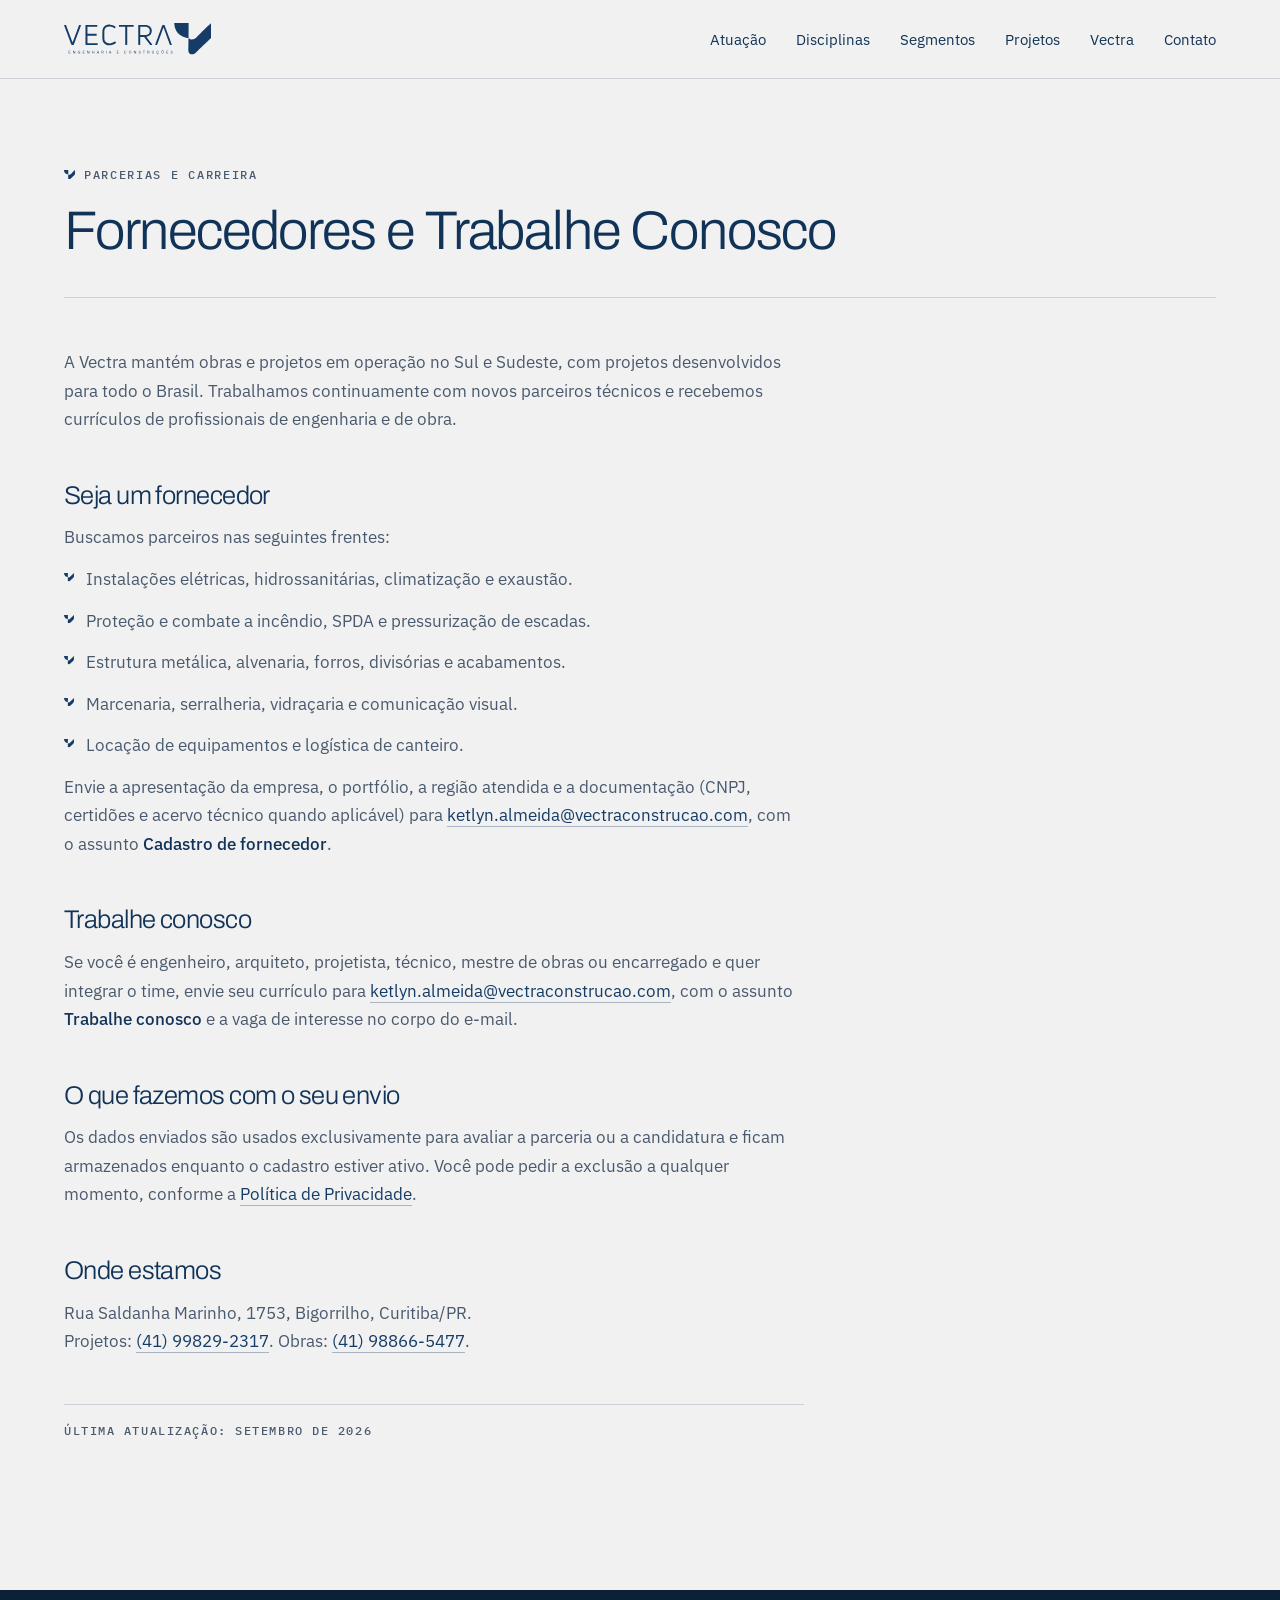
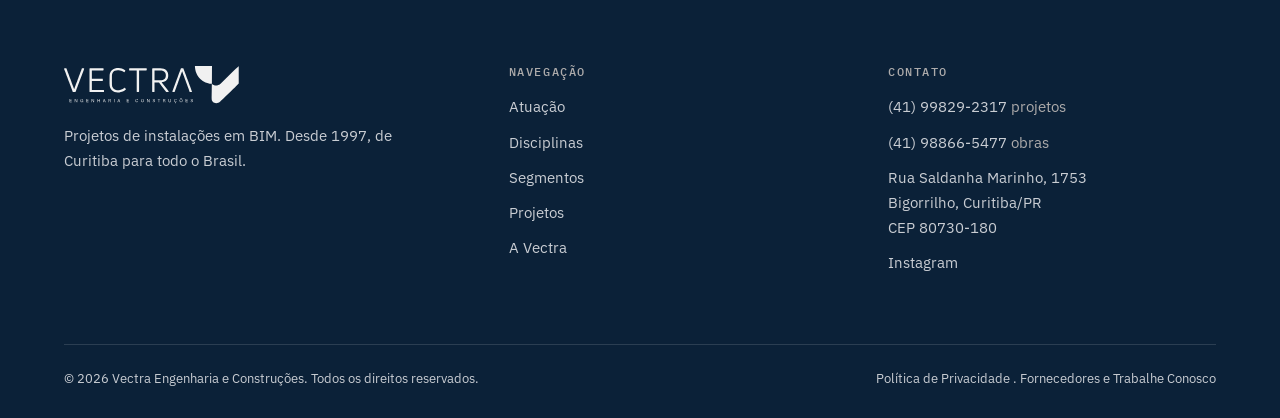
<file: deploy-vercel/fornecedores.html>
<!DOCTYPE html>
<html lang="pt-BR">
<head>
<!-- BuildV: GTM -->
<script>(function(w,d,s,l,i){w[l]=w[l]||[];w[l].push({'gtm.start':
new Date().getTime(),event:'gtm.js'});var f=d.getElementsByTagName(s)[0],
j=d.createElement(s),dl=l!='dataLayer'?'&l='+l:'';j.async=true;j.src=
'https://www.googletagmanager.com/gtm.js?id='+i+dl;f.parentNode.insertBefore(j,f);
})(window,document,'script','dataLayer','GTM-W85BJ9HC');</script>
<!-- /BuildV: GTM -->
<meta charset="utf-8">
<meta name="viewport" content="width=device-width,initial-scale=1">
<title>Fornecedores e Trabalhe Conosco | Vectra Engenharia e Construções</title>
<meta name="description" content="Cadastro de fornecedores e envio de currículo para a Vectra Engenharia e Construções, em Curitiba/PR.">
<meta name="theme-color" content="#0f2b4a">
<meta name="robots" content="index,follow">
<link rel="icon" href="assets/logos/favicon.svg" type="image/svg+xml">
<link rel="preconnect" href="https://fonts.googleapis.com">
<link rel="preconnect" href="https://fonts.gstatic.com" crossorigin>
<link rel="preload" as="image" href="assets/img/hero.webp" fetchpriority="high">
<link href="https://fonts.googleapis.com/css2?family=Archivo:wght@300;500;700&family=IBM+Plex+Sans:wght@400;500&family=IBM+Plex+Mono:wght@400;500&display=swap" rel="stylesheet">
<link rel="stylesheet" href="css/styles.css">
<script>document.documentElement.setAttribute('data-motion','on')</script>
<link rel="stylesheet" href="css/styles.css">
<script>document.documentElement.setAttribute('data-motion','on')</script>

<style>
  .doc{padding:clamp(56px,7vw,96px) 0 var(--sp-sec-lg)}
  .doc__h{border-bottom:1px solid var(--rule);padding-bottom:clamp(26px,3vw,38px);
    margin-bottom:clamp(34px,4vw,50px)}
  .doc__b{max-width:74ch}
  .doc__b h2{font-size:clamp(1.3rem,2vw,1.68rem);margin:clamp(34px,4vw,48px) 0 14px;max-width:none}
  .doc__b h3{margin:26px 0 8px}
  .doc__b p,.doc__b li{color:var(--muted);margin-bottom:13px}
  .doc__b ul{margin:0 0 13px;padding-left:0}
  .doc__b li{display:grid;grid-template-columns:auto 1fr;gap:0 12px}
  .doc__b li svg{width:10px;height:8.6px;margin-top:8px;color:var(--navy);flex:none}
  .doc__b strong{color:var(--ink);font-weight:500}
  .doc__b a{color:var(--navy);border-bottom:1px solid var(--rule-strong)}
  .doc__up{font:500 var(--fs-meta)/1 var(--ff-mono);letter-spacing:.13em;text-transform:uppercase;
    color:var(--muted);margin-top:clamp(34px,4vw,48px);padding-top:20px;border-top:1px solid var(--rule)}
</style>
</head>
<body>
<!-- BuildV: GTM (noscript) -->
<noscript><iframe src="https://www.googletagmanager.com/ns.html?id=GTM-W85BJ9HC"
height="0" width="0" style="display:none;visibility:hidden"></iframe></noscript>
<!-- /BuildV: GTM (noscript) -->
<a class="skip" href="#conteudo">Ir para o conteúdo</a>
<svg width="0" height="0" aria-hidden="true" focusable="false" style="position:absolute">
  <symbol id="i-logo" viewBox="0 0 546.2352 118.695987"><g>
<g>
<g>
<path transform="matrix(1,0,0,-1,305.37269,51.206117)" d="M0 0C3.724-4.849 7.416-9.655 11.111-14.461 14.511-18.882 17.917-23.301 21.318-27.723 21.764-28.303 21.905-29.028 21.509-29.579 21.229-29.968 20.573-30.265 20.068-30.293 18.461-30.379 16.846-30.299 15.234-30.328 14.394-30.343 13.837-29.926 13.371-29.313 8.946-23.477 4.524-17.639 .099-11.803-2.614-8.226-5.339-4.656-8.036-1.066-8.363-.63-8.696-.47-9.245-.473-13.672-.497-18.1-.487-22.627-.487V-1.445-28.11C-22.627-29.821-23.141-30.326-24.881-30.326-25.947-30.326-27.012-30.327-28.077-30.324-29.266-30.323-29.873-29.757-29.89-28.605-29.907-27.432-29.905-26.261-29.905-25.089-29.906-2.654-29.906 19.782-29.907 42.217-29.907 43.529-29.357 44.101-28.053 44.102-20.252 44.103-12.451 44.151-4.651 44.079-.966 44.045 2.685 43.534 6.175 42.282 11.612 40.333 15.857 36.986 18.318 31.679 19.293 29.577 19.95 27.365 20.035 25.023 20.103 23.179 20.35 21.318 20.187 19.493 19.413 10.819 14.876 4.855 6.682 1.767 4.646 1 2.429 .702 .298 .185 .221 .166 .156 .099 0 0M-22.572 37.241V6.397C-22.408 6.387-22.295 6.374-22.183 6.374-16.166 6.374-10.149 6.376-4.134 6.374-1.621 6.374 .828 6.803 3.201 7.578 7.37 8.941 10.554 11.436 11.964 15.704 13.046 18.98 13.036 22.344 12.452 25.73 11.612 30.613 8.705 33.804 4.216 35.642 1.505 36.752-1.391 37.171-4.306 37.221-8.796 37.297-13.287 37.241-17.778 37.241Z" fill="currentColor"/>
<path transform="matrix(1,0,0,-1,87.0345,40.186006)" d="M0 0H1.035C11.253 0 21.471 .001 31.689 .001 31.949 .001 32.207 .005 32.467 0 33.665-.027 34.177-.291 34.282-1.431 34.411-2.827 34.27-4.25 34.22-5.661 34.193-6.403 33.632-6.661 33.012-6.79 32.708-6.855 32.384-6.836 32.068-6.836 21.735-6.837 11.402-6.836 1.067-6.836H-.005V-34.486H.987 35.787C37.603-34.486 38.018-34.893 38.017-36.664 38.017-37.636 38.018-38.608 38.017-39.58 38.015-40.736 37.477-41.294 36.308-41.344 36.164-41.351 36.021-41.346 35.876-41.346H-4.881C-6.945-41.346-7.374-40.924-7.374-38.901V30.716C-7.374 32.671-6.962 33.083-5.004 33.083 7.919 33.083 20.844 33.068 33.767 33.096 36.757 33.102 36.707 32.25 36.639 30.282 36.614 29.569 36.69 28.849 36.624 28.141 36.491 26.725 36.185 26.406 34.675 26.223 34.505 26.203 34.33 26.221 34.158 26.221H.999 0Z" fill="currentColor"/>
<path transform="matrix(1,0,0,-1,31.721,72.38522)" d="M0 0C.573 1.525 1.092 2.905 1.612 4.286 2.485 6.607 3.361 8.928 4.23 11.251 5.086 13.537 5.935 15.827 6.787 18.114 7.657 20.446 8.527 22.778 9.397 25.109 10.082 26.947 10.765 28.786 11.45 30.625 12.163 32.536 12.879 34.445 13.591 36.358 14.433 38.613 15.272 40.872 16.113 43.129 16.823 45.037 17.536 46.944 18.243 48.854 19.093 51.143 19.933 53.434 20.784 55.721 21.485 57.603 22.2 59.479 22.902 61.361 23.186 62.124 23.468 62.889 23.719 63.663 24.092 64.81 24.712 65.279 25.923 65.28 27.132 65.28 28.34 65.283 29.549 65.279 31.052 65.275 31.745 64.422 31.248 63.012 30.505 60.901 29.645 58.83 28.853 56.734 28.271 55.194 27.726 53.641 27.151 52.097 26.545 50.475 25.919 48.859 25.307 47.24 24.661 45.53 24.023 43.818 23.375 42.111 22.727 40.409 22.062 38.715 21.423 37.01 20.844 35.469 20.298 33.916 19.722 32.372 19.117 30.75 18.491 29.134 17.877 27.515 17.232 25.805 16.591 24.094 15.948 22.385 15.316 20.706 14.684 19.027 14.049 17.349 13.476 15.836 12.893 14.328 12.324 12.813 11.693 11.14 11.075 9.463 10.447 7.789 9.807 6.078 9.165 4.367 8.52 2.657 7.889 .978 7.251-.698 6.62-2.377 6.041-3.917 5.406-5.439 4.906-7.004 4.38-8.648 3.811-9.146 2.078-9.146 .554-9.147-.972-9.148-2.498-9.146-3.361-9.145-4.314-8.539-4.595-7.784-5.846-4.427-7.071-1.059-8.336 2.292-9.643 5.756-10.999 9.2-12.306 12.662-13.406 15.576-14.454 18.51-15.554 21.424-16.696 24.448-17.884 27.455-19.03 30.476-19.942 32.877-20.807 35.294-21.718 37.695-22.657 40.167-23.643 42.62-24.579 45.094-25.321 47.055-26.002 49.037-26.739 51-27.538 53.125-28.369 55.237-29.185 57.357-29.909 59.238-30.716 61.093-31.323 63.012-31.721 64.265-31.077 65.283-29.632 65.28-28.337 65.278-27.042 65.292-25.747 65.278-24.633 65.266-24.124 64.846-23.736 63.794-22.792 61.234-21.807 58.689-20.864 56.131-20.19 54.301-19.583 52.446-18.9 50.619-18.031 48.295-17.094 45.995-16.226 43.671-15.543 41.845-14.941 39.987-14.26 38.16-13.561 36.28-12.788 34.428-12.085 32.551-11.408 30.744-10.795 28.914-10.123 27.105-9.484 25.386-8.791 23.685-8.15 21.967-7.468 20.138-6.832 18.293-6.151 16.464-5.452 14.585-4.715 12.719-4.007 10.843-3.337 9.069-2.678 7.289-2.021 5.51-1.365 3.732-.716 1.953 0 0" fill="currentColor"/>
<path transform="matrix(1,0,0,-1,369.0164,16.549317)" d="M0 0C-.587-1.54-1.115-2.908-1.63-4.282-2.254-5.954-2.88-7.624-3.482-9.304-4.093-11.01-4.657-12.731-5.273-14.435-5.909-16.197-6.592-17.942-7.237-19.701-7.858-21.396-8.448-23.103-9.067-24.8-9.662-26.424-10.285-28.038-10.879-29.661-11.493-31.337-12.081-33.021-12.692-34.699-13.349-36.51-14.023-38.316-14.685-40.125-15.232-41.621-15.775-43.116-16.315-44.614-17.088-46.759-17.846-48.911-18.629-51.054-19.806-54.278-21.006-57.493-22.182-60.717-22.526-61.657-22.831-62.612-23.14-63.563-23.451-64.521-24.013-64.969-25.012-64.979-26.307-64.991-27.602-64.998-28.897-64.977-30.257-64.956-30.95-63.956-30.478-62.684-29.349-59.641-28.185-56.611-27.059-53.567-25.902-50.445-24.781-47.309-23.627-44.187-22.486-41.099-21.308-38.023-20.171-34.933-19.03-31.83-17.937-28.71-16.792-25.609-15.815-22.959-14.78-20.331-13.802-17.682-12.889-15.211-12.038-12.717-11.124-10.246-10.136-7.572-9.088-4.92-8.099-2.246-7.187 .226-6.327 2.714-5.425 5.188-5.051 6.211-4.653 7.227-4.212 8.222-3.849 9.043-3.204 9.477-2.253 9.455-.958 9.426 .338 9.418 1.633 9.455 3.849 9.517 3.916 9.12 4.587 7.358 5.719 4.391 6.761 1.39 7.868-1.587 8.939-4.463 10.062-7.32 11.128-10.196 12.04-12.657 12.884-15.144 13.797-17.605 14.717-20.087 15.7-22.546 16.624-25.027 17.302-26.851 17.906-28.7 18.584-30.523 19.347-32.58 20.176-34.613 20.938-36.669 21.618-38.504 22.225-40.365 22.903-42.201 23.589-44.056 24.33-45.891 25.032-47.74 25.539-49.075 26.021-50.418 26.514-51.757 27.195-53.613 27.88-55.468 28.56-57.323 29.091-58.768 29.65-60.202 30.132-61.662 30.364-62.367 30.886-62.971 30.552-63.885 30.266-64.672 29.787-64.945 29.113-64.965 27.647-65.008 26.176-64.981 24.71-64.947 23.813-64.926 23.492-64.225 23.24-63.532 21.903-59.851 20.589-56.161 19.253-52.48 17.823-48.536 16.378-44.597 14.938-40.656 13.5-36.716 12.062-32.775 10.623-28.835 9.184-24.892 7.744-20.949 6.306-17.005 4.866-13.063 3.427-9.12 1.988-5.177 1.47-3.756 .958-2.333 .433-.915 .338-.656 .199-.416 0 0" fill="currentColor"/>
<path transform="matrix(1,0,0,-1,142.56519,27.911499)" d="M0 0C.071 2.053 .688 4.139 1.357 6.109 2.476 9.403 4.297 12.33 6.814 14.785 10.245 18.132 14.34 20.199 19.051 21.176 22.214 21.831 25.387 22.092 28.593 21.83 31.83 21.566 34.993 20.926 38.082 19.89 41.79 18.646 45.149 16.803 48.223 14.418 49.158 13.693 49.298 12.973 48.635 11.986 47.999 11.037 47.355 10.091 46.683 9.167 46.037 8.279 45.249 8.221 44.321 8.854 41.817 10.564 39.241 12.129 36.329 13.1 33.698 13.977 31.047 14.617 28.261 14.84 23.904 15.191 19.7 14.804 15.789 12.766 12.017 10.802 9.629 7.645 8.219 3.695 7.402 1.405 7.145-.953 7.15-3.362 7.168-12.849 6.917-22.346 7.28-31.818 7.516-37.942 10.587-42.79 16.234-45.742 18.387-46.867 20.701-47.454 23.116-47.608 24.857-47.719 26.62-47.909 28.346-47.757 34.22-47.237 39.64-45.401 44.41-41.866 44.871-41.526 45.316-41.163 45.771-40.813 46.715-40.089 47.655-40.216 48.347-41.183 49.011-42.114 49.664-43.053 50.31-43.995 50.934-44.908 50.829-45.686 49.966-46.41 46.576-49.256 42.773-51.38 38.555-52.756 35.943-53.609 33.277-54.246 30.531-54.479 28.829-54.625 27.116-54.865 25.419-54.793 18.467-54.496 12.068-52.661 6.946-47.679 3.3-44.134 1.119-39.789 .321-34.803 .008-32.854-.112-30.86-.144-28.883-.212-24.684-.188-5.421 0 0" fill="currentColor"/>
<path transform="matrix(1,0,0,-1,234.5904,14.136719)" d="M0 0C-.009-.342-.025-.684-.025-1.028-.027-22.377-.027-43.727-.027-65.076-.027-66.904-.521-67.39-2.384-67.394-3.449-67.395-4.514-67.399-5.58-67.393-6.73-67.388-7.384-66.754-7.429-65.61-7.438-65.382-7.43-65.152-7.43-64.924V-.961 .172H-8.379C-15.347 .172-22.313 .171-29.279 .172-30.418 .172-31.123 .869-31.124 1.995-31.125 3.11-31.128 4.225-31.123 5.339-31.118 6.334-30.489 6.978-29.479 7.029-29.248 7.041-29.018 7.033-28.788 7.033-12.006 7.035 4.778 7.032 21.56 7.037 23.823 7.038 24.06 6.185 23.982 4.637 23.941 3.84 23.98 3.038 23.973 2.237 23.96 .784 23.354 .176 21.9 .174 18.33 .167 14.761 .176 11.191 .171 7.507 .166 3.823 .153 .139 .143 .092 .095 .047 .048 0 0" fill="currentColor"/>
<path transform="matrix(1,0,0,-1,234.5904,14.136719)" d="M0 0C.047 .048 .092 .095 .139 .143 .092 .095 .047 .048 0 0" fill="currentColor"/>
<path transform="matrix(1,0,0,-1,234.5904,14.136719)" d="M0 0C.047 .048 .092 .095 .139 .143 .092 .095 .047 .048 0 0" fill="currentColor"/>
<path transform="matrix(1,0,0,-1,461.7962,55.783998)" d="M0 0C0-10.008-.493-39.876-.572-44.804-.637-48.898 .089-52.925 3.05-56.069 9.493-62.912 19.825-61.116 26.458-55.358 28.298-53.762 69.185-14.094 74.767-8.578 77.37-6.007 79.921-3.385 82.486-.777 82.876-.379 83.215 .067 83.583 .487 84.206 1.198 84.439 1.99 84.438 2.951 84.411 20.32 84.417 37.688 84.417 55.057V55.519C84.003 55.179 83.626 54.898 83.282 54.585 80.196 51.773 77.082 48.988 74.04 46.131 69.209 41.595 64.373 37.064 59.638 32.432 54.331 27.241 49.149 21.925 43.884 16.691 38.64 11.479 33.4 6.262 28.077 1.125 25.902-.975 23.323-2.584 20.442-3.642 19.089-4.139 17.682-4.537 16.265-4.819 14.799-5.111 13.296-5.07 11.792-4.965 10.338-4.864 8.944-4.575 7.573-4.133 4.911-3.272 2.554-1.887 .465-.066 .312 .068 .198 .335 .198 .537 .24 8.856 .297 17.173 .35 25.491 .381 30.367 .409 35.244 .44 40.12 .473 45.282 .506 50.442 .537 55.604 .537 55.659 .531 55.714 .526 55.784H-52.861C-52.802 55.027-52.742 54.294-52.686 53.562-52.645 53.016-52.619 52.468-52.565 51.925-52.485 51.136-52.385 50.351-52.295 49.564-52.205 48.764-52.135 47.961-52.022 47.164-51.888 46.207-51.741 45.25-51.556 44.301-51.372 43.358-51.142 42.424-50.921 41.488-50.699 40.545-50.499 39.594-50.228 38.665-49.879 37.468-49.49 36.279-49.08 35.101-46.373 27.33-42.114 20.506-36.038 14.814-31.286 10.361-25.809 6.976-19.735 4.529-17.901 3.792-16.004 3.195-14.112 2.608-12.503 2.109-10.871 1.664-9.224 1.291-7.791 .968-6.331 .74-4.874 .544-3.354 .34-1.822 .226-.295 .068-.176 .056-.061 .014 0 0" fill="currentColor"/>
<path transform="matrix(1,0,0,-1,23.5947,107.23541)" d="M0 0H-4.916V3.027H.242V4.149H-6.192V-5.738H.313L.483-4.617H-4.916V-1.12H0ZM11.195-5.738V-1.789C11.195 .001 11.195 1.678 11.124 2.801H11.152C11.763 1.692 14.975-3.593 16.283-5.738H17.914V4.149H16.681V.286C16.681-1.322 16.666-2.884 16.766-4.148H16.752C16.197-3.083 13.114 1.832 11.692 4.149H9.961V-5.738ZM36.213-.398H32.15V-1.518H34.936V-1.632C34.936-3.295 34.382-4.774 32.164-4.774 29.934-4.774 29.024-2.869 29.024-.838 29.024 1.365 29.934 3.199 32.221 3.199 33.842 3.199 34.623 2.388 34.964 1.28H36.269C35.986 3.041 34.552 4.291 32.251 4.291 29.266 4.291 27.648 2.061 27.648-.895 27.648-3.708 29.152-5.866 32.008-5.866 33.799-5.866 34.652-5.099 35.078-4.404 35.092-5.112 35.135-5.553 35.206-5.738H36.213ZM52.48 0H47.564V3.027H52.721V4.149H46.287V-5.738H52.792L52.963-4.617H47.564V-1.12H52.48ZM63.675-5.738V-1.789C63.675 .001 63.675 1.678 63.604 2.801H63.632C64.242 1.692 67.455-3.593 68.762-5.738H70.394V4.149H69.159V.286C69.159-1.322 69.145-2.884 69.244-4.148H69.23C68.677-3.083 65.592 1.832 64.172 4.149H62.44V-5.738ZM80.766-5.738H82.072V-1.106H87.217V-5.738H88.536V4.149H87.217V.014H82.072V4.149H80.766ZM104.093-2.769 105.186-5.738H106.593L102.914 4.149H101.309L97.786-5.738H99.093L100.158-2.769ZM100.499-1.647C101.252 .569 101.834 2.246 102.075 3.085H102.09C102.303 2.332 102.814 .953 103.766-1.647ZM119.124-1.39C120.9-1.39 121.298-2.001 121.298-3.408V-3.607C121.298-4.544 121.284-5.311 121.468-5.738H122.746C122.576-5.326 122.604-4.459 122.604-3.778V-3.351C122.604-1.646 121.909-1.035 121.099-.824 122.051-.568 122.789 .213 122.789 1.507 122.789 3.041 121.71 4.149 119.679 4.149H115.815V-5.738H117.106V-1.39ZM117.106 3.041H119.408C120.745 3.041 121.426 2.445 121.426 1.393 121.426 .284 120.772-.284 119.252-.284H117.106ZM132.678-5.738H133.98299V4.148H132.678ZM149.554-2.769 150.648-5.738H152.053L148.376 4.149H146.77L143.247-5.738H144.554L145.62-2.769ZM145.96-1.647C146.713 .569 147.296 2.246 147.537 3.085H147.551C147.765 2.332 148.276 .953 149.227-1.647ZM178.776 0H173.862V3.027H179.018V4.149H172.584V-5.738H179.089L179.26-4.617H173.862V-1.12H178.776ZM206.508-2.94C206.139-3.893 205.471-4.774 203.95-4.774 201.664-4.774 200.825-2.727 200.825-.781 200.825 1.209 201.706 3.199 203.894 3.199 205.457 3.199 206.167 2.389 206.523 1.308H207.829C207.532 2.957 206.267 4.291 203.936 4.291 200.939 4.291 199.449 1.863 199.449-.822 199.449-3.623 200.939-5.866 203.894-5.866 206.139-5.866 207.388-4.617 207.829-2.94ZM221.597 4.291C218.598 4.291 216.951 2.033 216.951-.795 216.951-3.637 218.569-5.88 221.483-5.88 224.595-5.88 226.113-3.466 226.113-.738 226.113 2.204 224.382 4.291 221.597 4.291M221.54 3.169C223.714 3.169 224.751 1.365 224.751-.767 224.751-2.869 223.827-4.76 221.54-4.76 219.408-4.76 218.329-2.883 218.329-.751 218.329 1.351 219.308 3.169 221.54 3.169M237.08-5.738V-1.789C237.08 .001 237.08 1.678 237.011 2.801H237.038C237.649 1.692 240.86-3.593 242.168-5.738H243.8V4.149H242.566V.286C242.566-1.322 242.552-2.884 242.651-4.148H242.637C242.083-3.083 238.999 1.832 237.578 4.149H235.847V-5.738ZM253.363-2.983C253.576-4.504 254.641-5.866 257.127-5.866 259.544-5.866 260.721-4.617 260.721-3.026 260.721-1.746 260.224-.653 257.412 .029 255.677 .456 255.123 .825 255.123 1.749 255.123 2.687 255.791 3.226 256.999 3.226 258.449 3.226 258.989 2.502 259.174 1.635H260.508C260.366 2.929 259.402 4.291 257.042 4.291 254.84 4.291 253.761 3.098 253.761 1.621 253.761 .228 254.57-.568 256.9-1.135 258.876-1.604 259.359-2.159 259.359-3.153 259.359-4.092 258.748-4.816 257.213-4.816 255.777-4.816 254.968-4.177 254.698-2.983ZM272.315-5.738H273.634V3.027H276.832V4.149H269.133V3.027H272.315ZM289.234-1.39C291.011-1.39 291.409-2.001 291.409-3.408V-3.607C291.409-4.544 291.395-5.311 291.58-5.738H292.856C292.686-5.326 292.714-4.459 292.714-3.778V-3.351C292.714-1.646 292.02-1.035 291.21-.824 292.162-.568 292.899 .213 292.899 1.507 292.899 3.041 291.821 4.149 289.789 4.149H285.925V-5.738H287.217V-1.39ZM287.217 3.041H289.519C290.855 3.041 291.537 2.445 291.537 1.393 291.537 .284 290.883-.284 289.362-.284H287.217ZM302.618 4.149V-1.832C302.618-4.873 304.407-5.866 306.468-5.866 308.571-5.866 310.346-4.944 310.346-1.734V4.149H309.025V-1.805C309.025-4.092 307.975-4.774 306.496-4.774 305.231-4.774 303.952-4.134 303.952-1.805V4.149ZM327.038-2.94C326.669-3.893 326.001-4.774 324.482-4.774 322.194-4.774 321.356-2.727 321.356-.781 321.356 1.209 322.236 3.199 324.426 3.199 325.986 3.199 326.697 2.389 327.052 1.308H328.36C328.061 2.957 326.796 4.291 324.468 4.291 321.47 4.291 319.979 1.863 319.979-.822 319.979-3.48 321.326-5.653 323.999-5.851L323.302-6.776V-7.174C324.042-7.188 324.767-7.287 324.767-7.814 324.767-8.141 324.539-8.311 324.013-8.311 323.786-8.311 323.317-8.254 323.089-8.155V-9.005C323.274-9.091 323.629-9.176 324.113-9.176 324.866-9.176 325.873-8.92 325.873-7.799 325.873-6.832 325.008-6.548 324.497-6.463L324.994-5.837C326.882-5.638 327.962-4.475 328.36-2.94ZM342.126 4.291C339.129 4.291 337.481 2.033 337.481-.795 337.481-3.637 339.1-5.88 342.013-5.88 345.124-5.88 346.644-3.466 346.644-.738 346.644 2.204 344.911 4.291 342.126 4.291M342.069 3.169C344.242 3.169 345.281 1.365 345.281-.767 345.281-2.869 344.356-4.76 342.069-4.76 339.939-4.76 338.858-2.883 338.858-.751 338.858 1.351 339.84 3.169 342.069 3.169M340.562 5.215V5.457C340.562 5.812 340.733 5.94 340.975 5.94 341.572 5.94 342.453 5.187 343.278 5.187 344.031 5.187 344.484 5.542 344.484 6.649V6.947H343.619V6.776C343.619 6.308 343.434 6.165 343.164 6.165 342.638 6.168 341.757 6.919 340.875 6.919 340.138 6.919 339.655 6.564 339.655 5.528V5.215ZM362.569 0H357.654V3.027H362.81V4.149H356.376V-5.738H362.881L363.052-4.617H357.654V-1.12H362.569ZM371.904-2.983C372.117-4.504 373.181-5.866 375.668-5.866 378.084-5.866 379.262-4.617 379.262-3.026 379.262-1.746 378.765-.653 375.953 .029 374.218 .456 373.664 .825 373.664 1.749 373.664 2.687 374.332 3.226 375.54 3.226 376.989 3.226 377.529 2.502 377.714 1.635H379.049C378.907 2.929 377.942 4.291 375.583 4.291 373.38 4.291 372.302 3.098 372.302 1.621 372.302 .228 373.11-.568 375.441-1.135 377.417-1.604 377.899-2.159 377.899-3.153 377.899-4.092 377.289-4.816 375.754-4.816 374.318-4.816 373.508-4.177 373.238-2.983Z" fill="currentColor"/>
</g>
</g>
</g></symbol>
  <symbol id="i-v" viewBox="0 0 291.146 251.695"><path transform="matrix(1,0,0,-1,112.093,118.29)" fill="currentColor" d="M0 0C0-21.221-1.045-84.557-1.212-95.007-1.352-103.69 .188-112.227 6.468-118.894 20.13-133.405 42.039-129.597 56.104-117.387 60.006-114.003 146.707-29.887 158.544-18.19 164.064-12.738 169.473-7.178 174.912-1.647 175.74-.803 176.457 .142 177.24 1.032 178.559 2.539 179.053 4.219 179.051 6.259 178.994 43.09 179.008 79.918 179.008 116.75V117.728C178.129 117.008 177.331 116.411 176.6 115.747 170.056 109.784 163.454 103.881 157.002 97.821 146.758 88.203 136.504 78.594 126.464 68.772 115.21 57.765 104.222 46.492 93.056 35.394 81.937 24.341 70.825 13.278 59.538 2.386 54.924-2.066 49.456-5.479 43.348-7.723 40.478-8.777 37.495-9.62 34.491-10.22 31.382-10.838 28.194-10.752 25.005-10.529 21.922-10.314 18.966-9.701 16.059-8.763 10.413-6.938 5.415-4.001 .986-.14 .661 .145 .419 .709 .419 1.139 .508 18.778 .629 36.415 .742 54.054 .809 64.394 .868 74.735 .932 85.075 1.002 96.02 1.072 106.963 1.139 117.908 1.139 118.026 1.126 118.142 1.115 118.29H-112.093C-111.967 116.685-111.84 115.132-111.722 113.579-111.633 112.421-111.579 111.26-111.464 110.107-111.295 108.435-111.082 106.769-110.892 105.101-110.701 103.405-110.553 101.701-110.314 100.011-110.029 97.982-109.717 95.953-109.325 93.94-108.935 91.941-108.446 89.961-107.979 87.975-107.508 85.975-107.084 83.96-106.509 81.99-105.77 79.451-104.945 76.93-104.074 74.431-98.334 57.953-89.302 43.482-76.42 31.414-66.343 21.971-54.728 14.793-41.848 9.604-37.96 8.04-33.937 6.775-29.925 5.53-26.512 4.472-23.051 3.528-19.56 2.738-16.521 2.053-13.425 1.569-10.335 1.153-7.113 .72-3.864 .478-.626 .145-.374 .118-.129 .03 0 0"/></symbol>
</svg>
<div class="prog" data-progress aria-hidden="true"></div>
<header class="hdr">
  <div class="container hdr__in">
    <a class="hdr__logo" href="index.html#" aria-label="Vectra Engenharia e Construções, ir para o início">
      <svg viewBox="0 0 546.2352 118.695987" role="img" aria-label="Vectra Engenharia e Construções"><use href="#i-logo"/></svg>
    </a>
    <nav class="nav" id="menu" aria-label="Navegação principal">
        <a class="nav__a" href="index.html#atuacao">Atuação</a>
        <a class="nav__a" href="index.html#disciplinas">Disciplinas</a>
        <a class="nav__a" href="index.html#jornada">Segmentos</a>
        <a class="nav__a" href="index.html#obras">Projetos</a>
        <a class="nav__a" href="index.html#vectra">Vectra</a>
        <a class="nav__a" href="index.html#contato">Contato</a>
      <div class="nav__cta"><button class="btn" type="button" data-cta>Solicitar orçamento<svg class="btn__ar" viewBox="0 0 15 9" fill="none" stroke="currentColor" stroke-width="1.5" aria-hidden="true"><path d="M0 4.5h13.4M10 1l3.6 3.5L10 8"/></svg></button></div>
    </nav>
    <div class="hdr__cta"><button class="btn" type="button" data-cta>Solicitar orçamento<svg class="btn__ar" viewBox="0 0 15 9" fill="none" stroke="currentColor" stroke-width="1.5" aria-hidden="true"><path d="M0 4.5h13.4M10 1l3.6 3.5L10 8"/></svg></button></div>
    <button class="hdr__burger" type="button" aria-label="Abrir menu" aria-expanded="false" aria-controls="menu">
      <span></span><span></span><span></span>
    </button>
  </div>
</header>
<div class="nav-scrim" aria-hidden="true"></div>
<main id="conteudo">
  <article class="sec doc">
    <div class="container">
      <div class="doc__h">
        <p class="eyebrow"><svg class="eyebrow__mk" viewBox="0 0 291.146 251.695" aria-hidden="true"><use href="#i-v"/></svg>Parcerias e carreira</p>
        <h1 style="font-size:clamp(2rem,4.4vw,3.4rem);max-width:26ch" data-split>Fornecedores e Trabalhe Conosco</h1>
      </div>
      <div class="doc__b">
        <p>A Vectra mantém obras e projetos em operação no Sul e Sudeste, com projetos
          desenvolvidos para todo o Brasil. Trabalhamos continuamente com novos parceiros
          técnicos e recebemos currículos de profissionais de engenharia e de obra.</p>

        <h2>Seja um fornecedor</h2>
        <p>Buscamos parceiros nas seguintes frentes:</p>
        <ul>
        <li><svg viewBox="0 0 291.146 251.695" aria-hidden="true"><use href="#i-v"/></svg><span>Instalações elétricas, hidrossanitárias, climatização e exaustão.</span></li>
        <li><svg viewBox="0 0 291.146 251.695" aria-hidden="true"><use href="#i-v"/></svg><span>Proteção e combate a incêndio, SPDA e pressurização de escadas.</span></li>
        <li><svg viewBox="0 0 291.146 251.695" aria-hidden="true"><use href="#i-v"/></svg><span>Estrutura metálica, alvenaria, forros, divisórias e acabamentos.</span></li>
        <li><svg viewBox="0 0 291.146 251.695" aria-hidden="true"><use href="#i-v"/></svg><span>Marcenaria, serralheria, vidraçaria e comunicação visual.</span></li>
        <li><svg viewBox="0 0 291.146 251.695" aria-hidden="true"><use href="#i-v"/></svg><span>Locação de equipamentos e logística de canteiro.</span></li>
        </ul>
        <p>Envie a apresentação da empresa, o portfólio, a região atendida e a documentação
          (CNPJ, certidões e acervo técnico quando aplicável) para
          <a href="mailto:ketlyn.almeida@vectraconstrucao.com">ketlyn.almeida@vectraconstrucao.com</a>,
          com o assunto <strong>Cadastro de fornecedor</strong>.</p>

        <h2>Trabalhe conosco</h2>
        <p>Se você é engenheiro, arquiteto, projetista, técnico, mestre de obras ou encarregado
          e quer integrar o time, envie seu currículo para
          <a href="mailto:ketlyn.almeida@vectraconstrucao.com">ketlyn.almeida@vectraconstrucao.com</a>,
          com o assunto <strong>Trabalhe conosco</strong> e a vaga de interesse no corpo do e-mail.</p>

        <h2>O que fazemos com o seu envio</h2>
        <p>Os dados enviados são usados exclusivamente para avaliar a parceria ou a candidatura
          e ficam armazenados enquanto o cadastro estiver ativo. Você pode pedir a exclusão a
          qualquer momento, conforme a
          <a href="politica-de-privacidade.html">Política de Privacidade</a>.</p>

        <h2>Onde estamos</h2>
        <p>Rua Saldanha Marinho, 1753, Bigorrilho, Curitiba/PR.<br>
          Projetos: <a href="tel:+5541998292317">(41) 99829-2317</a>.
          Obras: <a href="tel:+5541988665477">(41) 98866-5477</a>.</p>
        <p class="doc__up">Última atualização: setembro de 2026</p>
      </div>
    </div>
  </article>
</main>
<footer class="ft">
  <div class="container">
    <div class="ft__top">
      <div>
        <span class="ft__logo"><svg viewBox="0 0 546.2352 118.695987" role="img" aria-label="Vectra Engenharia e Construções"><use href="#i-logo"/></svg></span>
        <p class="ft__p">Projetos de instalações em BIM. Desde 1997, de Curitiba
          para todo o Brasil.</p>
      </div>
      <div>
        <p class="ft__h">Navegação</p>
        <ul class="ft__l">
          <li><a href="index.html#atuacao">Atuação</a></li>
          <li><a href="index.html#disciplinas">Disciplinas</a></li>
          <li><a href="index.html#jornada">Segmentos</a></li>
          <li><a href="index.html#obras">Projetos</a></li>
          <li><a href="index.html#vectra">A Vectra</a></li>
        </ul>
      </div>
      <div>
        <p class="ft__h">Contato</p>
        <ul class="ft__l">
          <li><a href="tel:+5541998292317">(41) 99829-2317</a> <span class="ft__tag">projetos</span></li>
          <li><a href="tel:+5541988665477">(41) 98866-5477</a> <span class="ft__tag">obras</span></li>
          <li>Rua Saldanha Marinho, 1753<br>Bigorrilho, Curitiba/PR<br>CEP 80730-180</li>
          <li><a href="https://www.instagram.com/vectraengenharia_e_construcoes/" target="_blank" rel="noopener">Instagram</a></li>
        </ul>
      </div>
    </div>
    <div class="ft__bot">
      <span>&copy; <span data-year>2026</span> Vectra Engenharia e Construções. Todos os direitos reservados.</span>
      <span><a href="politica-de-privacidade.html">Política de Privacidade</a> . <a href="fornecedores.html">Fornecedores e Trabalhe Conosco</a></span>
    </div>
  </div>
</footer>
<script src="js/motion.js" defer></script>
<script src="js/app.js" defer></script>
<!-- Widget do CRM BuildV -->
<script src="https://app-crm.buildv.com.br/widget.js" data-widget="wid_8da1c55a138d59933e9af7e3f2e77c2b" data-api="https://buildv-crm-clients-api-production.up.railway.app" async></script>
<script>
  /* CTAs abrem o popup do widget BuildV CRM (o .bv-launcher vive em shadow DOM) */
  (function(){
    function findLauncher(){
      var l=document.querySelector('.bv-launcher'); if(l) return l;
      var hosts=document.querySelectorAll('*');
      for(var i=0;i<hosts.length;i++){ if(hosts[i].shadowRoot){ var x=hosts[i].shadowRoot.querySelector('.bv-launcher'); if(x) return x; } }
      return null;
    }
    document.addEventListener('click', function(e){
      var t=e.target.closest('[data-cta]'); if(!t) return;
      e.preventDefault();
      var l=findLauncher(); if(l) l.click();
    });
  })();
</script>
</body>
</html>
</file>
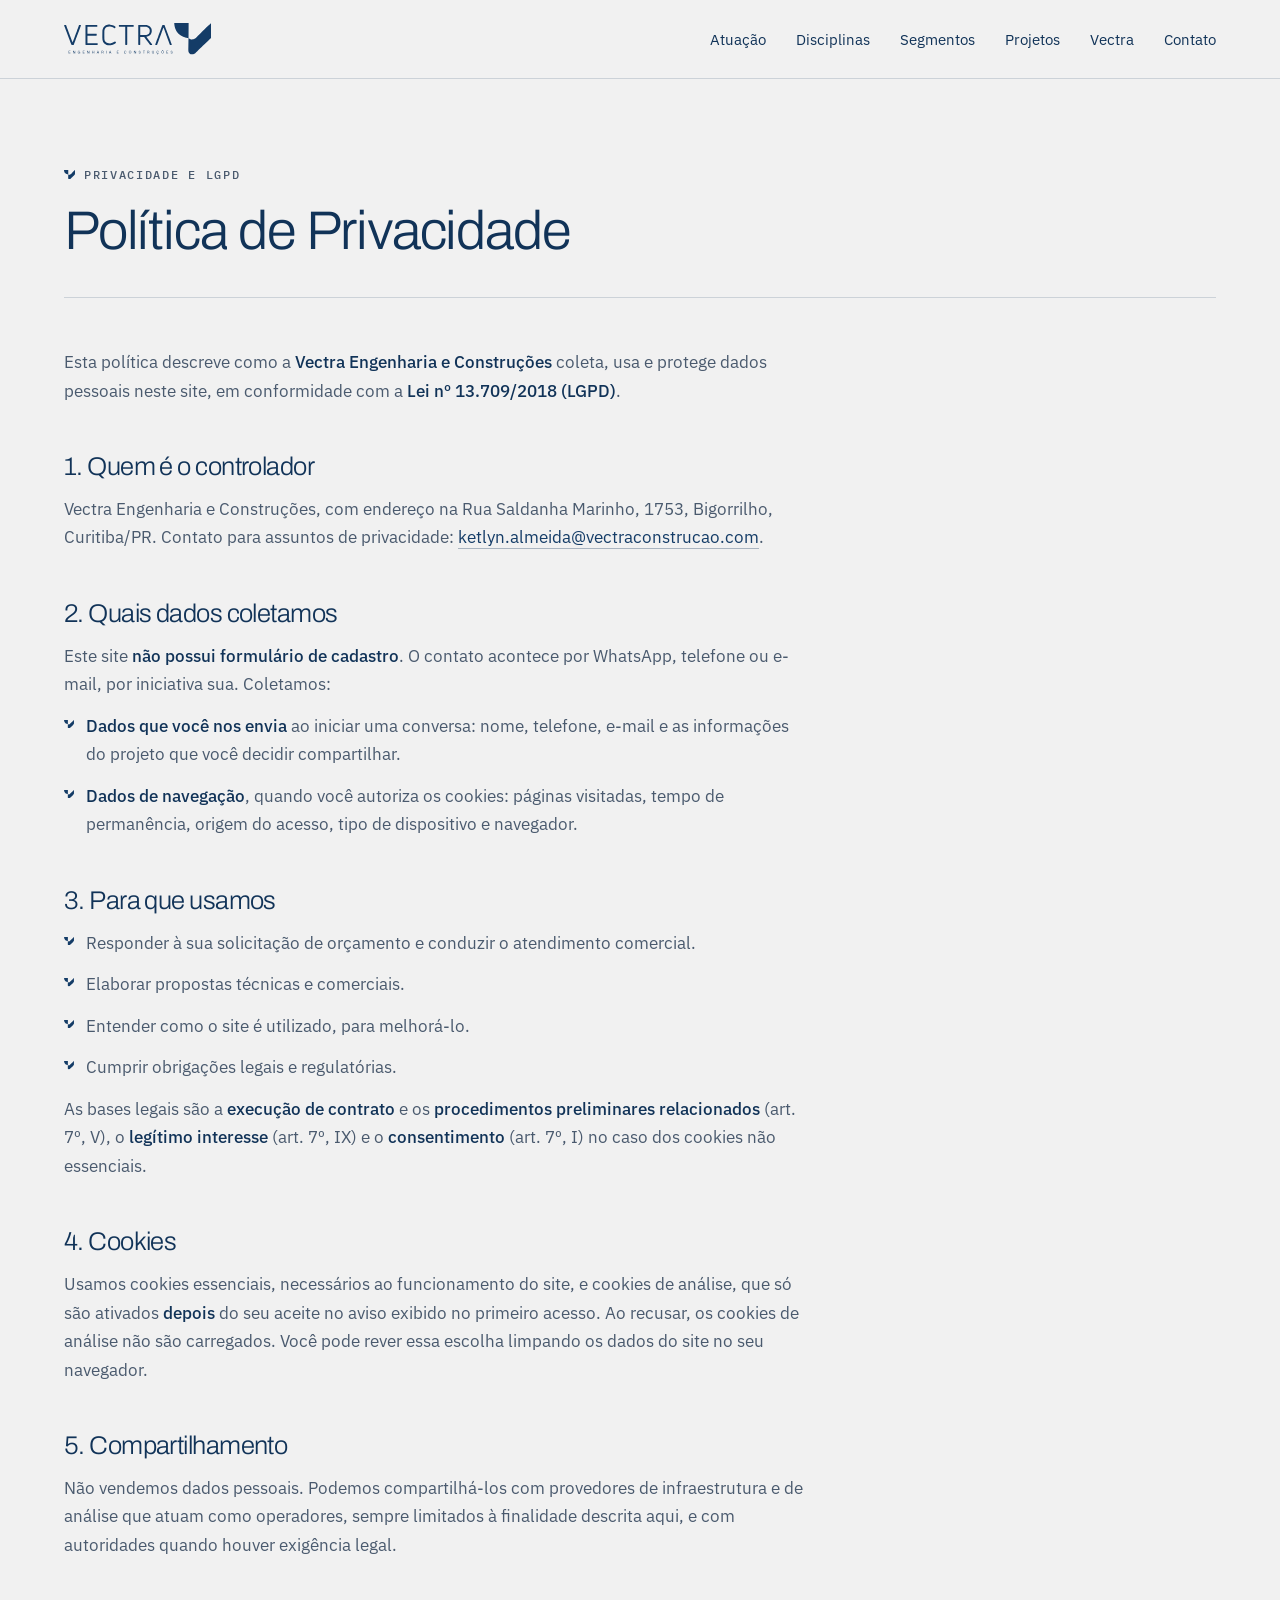
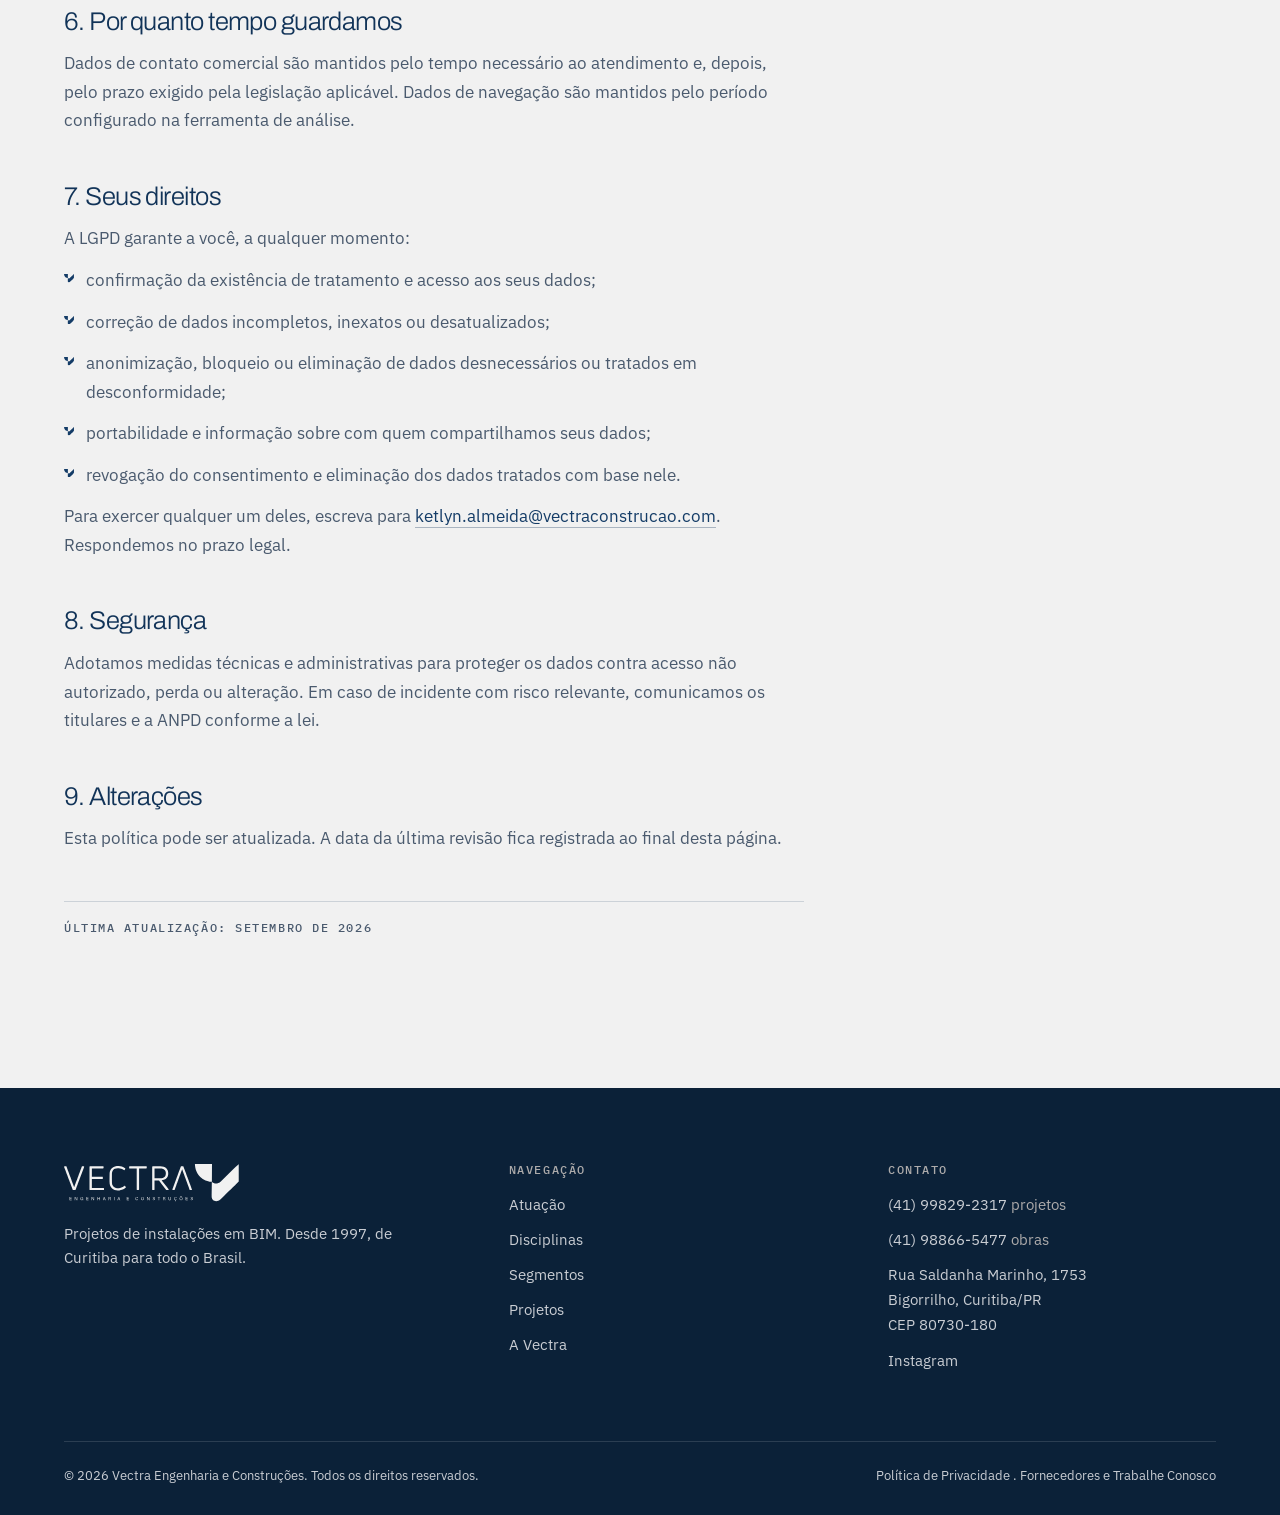
<file: deploy-vercel/politica-de-privacidade.html>
<!DOCTYPE html>
<html lang="pt-BR">
<head>
<!-- BuildV: GTM -->
<script>(function(w,d,s,l,i){w[l]=w[l]||[];w[l].push({'gtm.start':
new Date().getTime(),event:'gtm.js'});var f=d.getElementsByTagName(s)[0],
j=d.createElement(s),dl=l!='dataLayer'?'&l='+l:'';j.async=true;j.src=
'https://www.googletagmanager.com/gtm.js?id='+i+dl;f.parentNode.insertBefore(j,f);
})(window,document,'script','dataLayer','GTM-W85BJ9HC');</script>
<!-- /BuildV: GTM -->
<meta charset="utf-8">
<meta name="viewport" content="width=device-width,initial-scale=1">
<title>Política de Privacidade | Vectra Engenharia e Construções</title>
<meta name="description" content="Como a Vectra Engenharia e Construções coleta, usa e protege dados pessoais neste site, conforme a LGPD.">
<meta name="theme-color" content="#0f2b4a">
<meta name="robots" content="index,follow">
<link rel="icon" href="assets/logos/favicon.svg" type="image/svg+xml">
<link rel="preconnect" href="https://fonts.googleapis.com">
<link rel="preconnect" href="https://fonts.gstatic.com" crossorigin>
<link rel="preload" as="image" href="assets/img/hero.webp" fetchpriority="high">
<link href="https://fonts.googleapis.com/css2?family=Archivo:wght@300;500;700&family=IBM+Plex+Sans:wght@400;500&family=IBM+Plex+Mono:wght@400;500&display=swap" rel="stylesheet">
<link rel="stylesheet" href="css/styles.css">
<script>document.documentElement.setAttribute('data-motion','on')</script>
<link rel="stylesheet" href="css/styles.css">
<script>document.documentElement.setAttribute('data-motion','on')</script>

<style>
  .doc{padding:clamp(56px,7vw,96px) 0 var(--sp-sec-lg)}
  .doc__h{border-bottom:1px solid var(--rule);padding-bottom:clamp(26px,3vw,38px);
    margin-bottom:clamp(34px,4vw,50px)}
  .doc__b{max-width:74ch}
  .doc__b h2{font-size:clamp(1.3rem,2vw,1.68rem);margin:clamp(34px,4vw,48px) 0 14px;max-width:none}
  .doc__b h3{margin:26px 0 8px}
  .doc__b p,.doc__b li{color:var(--muted);margin-bottom:13px}
  .doc__b ul{margin:0 0 13px;padding-left:0}
  .doc__b li{display:grid;grid-template-columns:auto 1fr;gap:0 12px}
  .doc__b li svg{width:10px;height:8.6px;margin-top:8px;color:var(--navy);flex:none}
  .doc__b strong{color:var(--ink);font-weight:500}
  .doc__b a{color:var(--navy);border-bottom:1px solid var(--rule-strong)}
  .doc__up{font:500 var(--fs-meta)/1 var(--ff-mono);letter-spacing:.13em;text-transform:uppercase;
    color:var(--muted);margin-top:clamp(34px,4vw,48px);padding-top:20px;border-top:1px solid var(--rule)}
</style>
</head>
<body>
<!-- BuildV: GTM (noscript) -->
<noscript><iframe src="https://www.googletagmanager.com/ns.html?id=GTM-W85BJ9HC"
height="0" width="0" style="display:none;visibility:hidden"></iframe></noscript>
<!-- /BuildV: GTM (noscript) -->
<a class="skip" href="#conteudo">Ir para o conteúdo</a>
<svg width="0" height="0" aria-hidden="true" focusable="false" style="position:absolute">
  <symbol id="i-logo" viewBox="0 0 546.2352 118.695987"><g>
<g>
<g>
<path transform="matrix(1,0,0,-1,305.37269,51.206117)" d="M0 0C3.724-4.849 7.416-9.655 11.111-14.461 14.511-18.882 17.917-23.301 21.318-27.723 21.764-28.303 21.905-29.028 21.509-29.579 21.229-29.968 20.573-30.265 20.068-30.293 18.461-30.379 16.846-30.299 15.234-30.328 14.394-30.343 13.837-29.926 13.371-29.313 8.946-23.477 4.524-17.639 .099-11.803-2.614-8.226-5.339-4.656-8.036-1.066-8.363-.63-8.696-.47-9.245-.473-13.672-.497-18.1-.487-22.627-.487V-1.445-28.11C-22.627-29.821-23.141-30.326-24.881-30.326-25.947-30.326-27.012-30.327-28.077-30.324-29.266-30.323-29.873-29.757-29.89-28.605-29.907-27.432-29.905-26.261-29.905-25.089-29.906-2.654-29.906 19.782-29.907 42.217-29.907 43.529-29.357 44.101-28.053 44.102-20.252 44.103-12.451 44.151-4.651 44.079-.966 44.045 2.685 43.534 6.175 42.282 11.612 40.333 15.857 36.986 18.318 31.679 19.293 29.577 19.95 27.365 20.035 25.023 20.103 23.179 20.35 21.318 20.187 19.493 19.413 10.819 14.876 4.855 6.682 1.767 4.646 1 2.429 .702 .298 .185 .221 .166 .156 .099 0 0M-22.572 37.241V6.397C-22.408 6.387-22.295 6.374-22.183 6.374-16.166 6.374-10.149 6.376-4.134 6.374-1.621 6.374 .828 6.803 3.201 7.578 7.37 8.941 10.554 11.436 11.964 15.704 13.046 18.98 13.036 22.344 12.452 25.73 11.612 30.613 8.705 33.804 4.216 35.642 1.505 36.752-1.391 37.171-4.306 37.221-8.796 37.297-13.287 37.241-17.778 37.241Z" fill="currentColor"/>
<path transform="matrix(1,0,0,-1,87.0345,40.186006)" d="M0 0H1.035C11.253 0 21.471 .001 31.689 .001 31.949 .001 32.207 .005 32.467 0 33.665-.027 34.177-.291 34.282-1.431 34.411-2.827 34.27-4.25 34.22-5.661 34.193-6.403 33.632-6.661 33.012-6.79 32.708-6.855 32.384-6.836 32.068-6.836 21.735-6.837 11.402-6.836 1.067-6.836H-.005V-34.486H.987 35.787C37.603-34.486 38.018-34.893 38.017-36.664 38.017-37.636 38.018-38.608 38.017-39.58 38.015-40.736 37.477-41.294 36.308-41.344 36.164-41.351 36.021-41.346 35.876-41.346H-4.881C-6.945-41.346-7.374-40.924-7.374-38.901V30.716C-7.374 32.671-6.962 33.083-5.004 33.083 7.919 33.083 20.844 33.068 33.767 33.096 36.757 33.102 36.707 32.25 36.639 30.282 36.614 29.569 36.69 28.849 36.624 28.141 36.491 26.725 36.185 26.406 34.675 26.223 34.505 26.203 34.33 26.221 34.158 26.221H.999 0Z" fill="currentColor"/>
<path transform="matrix(1,0,0,-1,31.721,72.38522)" d="M0 0C.573 1.525 1.092 2.905 1.612 4.286 2.485 6.607 3.361 8.928 4.23 11.251 5.086 13.537 5.935 15.827 6.787 18.114 7.657 20.446 8.527 22.778 9.397 25.109 10.082 26.947 10.765 28.786 11.45 30.625 12.163 32.536 12.879 34.445 13.591 36.358 14.433 38.613 15.272 40.872 16.113 43.129 16.823 45.037 17.536 46.944 18.243 48.854 19.093 51.143 19.933 53.434 20.784 55.721 21.485 57.603 22.2 59.479 22.902 61.361 23.186 62.124 23.468 62.889 23.719 63.663 24.092 64.81 24.712 65.279 25.923 65.28 27.132 65.28 28.34 65.283 29.549 65.279 31.052 65.275 31.745 64.422 31.248 63.012 30.505 60.901 29.645 58.83 28.853 56.734 28.271 55.194 27.726 53.641 27.151 52.097 26.545 50.475 25.919 48.859 25.307 47.24 24.661 45.53 24.023 43.818 23.375 42.111 22.727 40.409 22.062 38.715 21.423 37.01 20.844 35.469 20.298 33.916 19.722 32.372 19.117 30.75 18.491 29.134 17.877 27.515 17.232 25.805 16.591 24.094 15.948 22.385 15.316 20.706 14.684 19.027 14.049 17.349 13.476 15.836 12.893 14.328 12.324 12.813 11.693 11.14 11.075 9.463 10.447 7.789 9.807 6.078 9.165 4.367 8.52 2.657 7.889 .978 7.251-.698 6.62-2.377 6.041-3.917 5.406-5.439 4.906-7.004 4.38-8.648 3.811-9.146 2.078-9.146 .554-9.147-.972-9.148-2.498-9.146-3.361-9.145-4.314-8.539-4.595-7.784-5.846-4.427-7.071-1.059-8.336 2.292-9.643 5.756-10.999 9.2-12.306 12.662-13.406 15.576-14.454 18.51-15.554 21.424-16.696 24.448-17.884 27.455-19.03 30.476-19.942 32.877-20.807 35.294-21.718 37.695-22.657 40.167-23.643 42.62-24.579 45.094-25.321 47.055-26.002 49.037-26.739 51-27.538 53.125-28.369 55.237-29.185 57.357-29.909 59.238-30.716 61.093-31.323 63.012-31.721 64.265-31.077 65.283-29.632 65.28-28.337 65.278-27.042 65.292-25.747 65.278-24.633 65.266-24.124 64.846-23.736 63.794-22.792 61.234-21.807 58.689-20.864 56.131-20.19 54.301-19.583 52.446-18.9 50.619-18.031 48.295-17.094 45.995-16.226 43.671-15.543 41.845-14.941 39.987-14.26 38.16-13.561 36.28-12.788 34.428-12.085 32.551-11.408 30.744-10.795 28.914-10.123 27.105-9.484 25.386-8.791 23.685-8.15 21.967-7.468 20.138-6.832 18.293-6.151 16.464-5.452 14.585-4.715 12.719-4.007 10.843-3.337 9.069-2.678 7.289-2.021 5.51-1.365 3.732-.716 1.953 0 0" fill="currentColor"/>
<path transform="matrix(1,0,0,-1,369.0164,16.549317)" d="M0 0C-.587-1.54-1.115-2.908-1.63-4.282-2.254-5.954-2.88-7.624-3.482-9.304-4.093-11.01-4.657-12.731-5.273-14.435-5.909-16.197-6.592-17.942-7.237-19.701-7.858-21.396-8.448-23.103-9.067-24.8-9.662-26.424-10.285-28.038-10.879-29.661-11.493-31.337-12.081-33.021-12.692-34.699-13.349-36.51-14.023-38.316-14.685-40.125-15.232-41.621-15.775-43.116-16.315-44.614-17.088-46.759-17.846-48.911-18.629-51.054-19.806-54.278-21.006-57.493-22.182-60.717-22.526-61.657-22.831-62.612-23.14-63.563-23.451-64.521-24.013-64.969-25.012-64.979-26.307-64.991-27.602-64.998-28.897-64.977-30.257-64.956-30.95-63.956-30.478-62.684-29.349-59.641-28.185-56.611-27.059-53.567-25.902-50.445-24.781-47.309-23.627-44.187-22.486-41.099-21.308-38.023-20.171-34.933-19.03-31.83-17.937-28.71-16.792-25.609-15.815-22.959-14.78-20.331-13.802-17.682-12.889-15.211-12.038-12.717-11.124-10.246-10.136-7.572-9.088-4.92-8.099-2.246-7.187 .226-6.327 2.714-5.425 5.188-5.051 6.211-4.653 7.227-4.212 8.222-3.849 9.043-3.204 9.477-2.253 9.455-.958 9.426 .338 9.418 1.633 9.455 3.849 9.517 3.916 9.12 4.587 7.358 5.719 4.391 6.761 1.39 7.868-1.587 8.939-4.463 10.062-7.32 11.128-10.196 12.04-12.657 12.884-15.144 13.797-17.605 14.717-20.087 15.7-22.546 16.624-25.027 17.302-26.851 17.906-28.7 18.584-30.523 19.347-32.58 20.176-34.613 20.938-36.669 21.618-38.504 22.225-40.365 22.903-42.201 23.589-44.056 24.33-45.891 25.032-47.74 25.539-49.075 26.021-50.418 26.514-51.757 27.195-53.613 27.88-55.468 28.56-57.323 29.091-58.768 29.65-60.202 30.132-61.662 30.364-62.367 30.886-62.971 30.552-63.885 30.266-64.672 29.787-64.945 29.113-64.965 27.647-65.008 26.176-64.981 24.71-64.947 23.813-64.926 23.492-64.225 23.24-63.532 21.903-59.851 20.589-56.161 19.253-52.48 17.823-48.536 16.378-44.597 14.938-40.656 13.5-36.716 12.062-32.775 10.623-28.835 9.184-24.892 7.744-20.949 6.306-17.005 4.866-13.063 3.427-9.12 1.988-5.177 1.47-3.756 .958-2.333 .433-.915 .338-.656 .199-.416 0 0" fill="currentColor"/>
<path transform="matrix(1,0,0,-1,142.56519,27.911499)" d="M0 0C.071 2.053 .688 4.139 1.357 6.109 2.476 9.403 4.297 12.33 6.814 14.785 10.245 18.132 14.34 20.199 19.051 21.176 22.214 21.831 25.387 22.092 28.593 21.83 31.83 21.566 34.993 20.926 38.082 19.89 41.79 18.646 45.149 16.803 48.223 14.418 49.158 13.693 49.298 12.973 48.635 11.986 47.999 11.037 47.355 10.091 46.683 9.167 46.037 8.279 45.249 8.221 44.321 8.854 41.817 10.564 39.241 12.129 36.329 13.1 33.698 13.977 31.047 14.617 28.261 14.84 23.904 15.191 19.7 14.804 15.789 12.766 12.017 10.802 9.629 7.645 8.219 3.695 7.402 1.405 7.145-.953 7.15-3.362 7.168-12.849 6.917-22.346 7.28-31.818 7.516-37.942 10.587-42.79 16.234-45.742 18.387-46.867 20.701-47.454 23.116-47.608 24.857-47.719 26.62-47.909 28.346-47.757 34.22-47.237 39.64-45.401 44.41-41.866 44.871-41.526 45.316-41.163 45.771-40.813 46.715-40.089 47.655-40.216 48.347-41.183 49.011-42.114 49.664-43.053 50.31-43.995 50.934-44.908 50.829-45.686 49.966-46.41 46.576-49.256 42.773-51.38 38.555-52.756 35.943-53.609 33.277-54.246 30.531-54.479 28.829-54.625 27.116-54.865 25.419-54.793 18.467-54.496 12.068-52.661 6.946-47.679 3.3-44.134 1.119-39.789 .321-34.803 .008-32.854-.112-30.86-.144-28.883-.212-24.684-.188-5.421 0 0" fill="currentColor"/>
<path transform="matrix(1,0,0,-1,234.5904,14.136719)" d="M0 0C-.009-.342-.025-.684-.025-1.028-.027-22.377-.027-43.727-.027-65.076-.027-66.904-.521-67.39-2.384-67.394-3.449-67.395-4.514-67.399-5.58-67.393-6.73-67.388-7.384-66.754-7.429-65.61-7.438-65.382-7.43-65.152-7.43-64.924V-.961 .172H-8.379C-15.347 .172-22.313 .171-29.279 .172-30.418 .172-31.123 .869-31.124 1.995-31.125 3.11-31.128 4.225-31.123 5.339-31.118 6.334-30.489 6.978-29.479 7.029-29.248 7.041-29.018 7.033-28.788 7.033-12.006 7.035 4.778 7.032 21.56 7.037 23.823 7.038 24.06 6.185 23.982 4.637 23.941 3.84 23.98 3.038 23.973 2.237 23.96 .784 23.354 .176 21.9 .174 18.33 .167 14.761 .176 11.191 .171 7.507 .166 3.823 .153 .139 .143 .092 .095 .047 .048 0 0" fill="currentColor"/>
<path transform="matrix(1,0,0,-1,234.5904,14.136719)" d="M0 0C.047 .048 .092 .095 .139 .143 .092 .095 .047 .048 0 0" fill="currentColor"/>
<path transform="matrix(1,0,0,-1,234.5904,14.136719)" d="M0 0C.047 .048 .092 .095 .139 .143 .092 .095 .047 .048 0 0" fill="currentColor"/>
<path transform="matrix(1,0,0,-1,461.7962,55.783998)" d="M0 0C0-10.008-.493-39.876-.572-44.804-.637-48.898 .089-52.925 3.05-56.069 9.493-62.912 19.825-61.116 26.458-55.358 28.298-53.762 69.185-14.094 74.767-8.578 77.37-6.007 79.921-3.385 82.486-.777 82.876-.379 83.215 .067 83.583 .487 84.206 1.198 84.439 1.99 84.438 2.951 84.411 20.32 84.417 37.688 84.417 55.057V55.519C84.003 55.179 83.626 54.898 83.282 54.585 80.196 51.773 77.082 48.988 74.04 46.131 69.209 41.595 64.373 37.064 59.638 32.432 54.331 27.241 49.149 21.925 43.884 16.691 38.64 11.479 33.4 6.262 28.077 1.125 25.902-.975 23.323-2.584 20.442-3.642 19.089-4.139 17.682-4.537 16.265-4.819 14.799-5.111 13.296-5.07 11.792-4.965 10.338-4.864 8.944-4.575 7.573-4.133 4.911-3.272 2.554-1.887 .465-.066 .312 .068 .198 .335 .198 .537 .24 8.856 .297 17.173 .35 25.491 .381 30.367 .409 35.244 .44 40.12 .473 45.282 .506 50.442 .537 55.604 .537 55.659 .531 55.714 .526 55.784H-52.861C-52.802 55.027-52.742 54.294-52.686 53.562-52.645 53.016-52.619 52.468-52.565 51.925-52.485 51.136-52.385 50.351-52.295 49.564-52.205 48.764-52.135 47.961-52.022 47.164-51.888 46.207-51.741 45.25-51.556 44.301-51.372 43.358-51.142 42.424-50.921 41.488-50.699 40.545-50.499 39.594-50.228 38.665-49.879 37.468-49.49 36.279-49.08 35.101-46.373 27.33-42.114 20.506-36.038 14.814-31.286 10.361-25.809 6.976-19.735 4.529-17.901 3.792-16.004 3.195-14.112 2.608-12.503 2.109-10.871 1.664-9.224 1.291-7.791 .968-6.331 .74-4.874 .544-3.354 .34-1.822 .226-.295 .068-.176 .056-.061 .014 0 0" fill="currentColor"/>
<path transform="matrix(1,0,0,-1,23.5947,107.23541)" d="M0 0H-4.916V3.027H.242V4.149H-6.192V-5.738H.313L.483-4.617H-4.916V-1.12H0ZM11.195-5.738V-1.789C11.195 .001 11.195 1.678 11.124 2.801H11.152C11.763 1.692 14.975-3.593 16.283-5.738H17.914V4.149H16.681V.286C16.681-1.322 16.666-2.884 16.766-4.148H16.752C16.197-3.083 13.114 1.832 11.692 4.149H9.961V-5.738ZM36.213-.398H32.15V-1.518H34.936V-1.632C34.936-3.295 34.382-4.774 32.164-4.774 29.934-4.774 29.024-2.869 29.024-.838 29.024 1.365 29.934 3.199 32.221 3.199 33.842 3.199 34.623 2.388 34.964 1.28H36.269C35.986 3.041 34.552 4.291 32.251 4.291 29.266 4.291 27.648 2.061 27.648-.895 27.648-3.708 29.152-5.866 32.008-5.866 33.799-5.866 34.652-5.099 35.078-4.404 35.092-5.112 35.135-5.553 35.206-5.738H36.213ZM52.48 0H47.564V3.027H52.721V4.149H46.287V-5.738H52.792L52.963-4.617H47.564V-1.12H52.48ZM63.675-5.738V-1.789C63.675 .001 63.675 1.678 63.604 2.801H63.632C64.242 1.692 67.455-3.593 68.762-5.738H70.394V4.149H69.159V.286C69.159-1.322 69.145-2.884 69.244-4.148H69.23C68.677-3.083 65.592 1.832 64.172 4.149H62.44V-5.738ZM80.766-5.738H82.072V-1.106H87.217V-5.738H88.536V4.149H87.217V.014H82.072V4.149H80.766ZM104.093-2.769 105.186-5.738H106.593L102.914 4.149H101.309L97.786-5.738H99.093L100.158-2.769ZM100.499-1.647C101.252 .569 101.834 2.246 102.075 3.085H102.09C102.303 2.332 102.814 .953 103.766-1.647ZM119.124-1.39C120.9-1.39 121.298-2.001 121.298-3.408V-3.607C121.298-4.544 121.284-5.311 121.468-5.738H122.746C122.576-5.326 122.604-4.459 122.604-3.778V-3.351C122.604-1.646 121.909-1.035 121.099-.824 122.051-.568 122.789 .213 122.789 1.507 122.789 3.041 121.71 4.149 119.679 4.149H115.815V-5.738H117.106V-1.39ZM117.106 3.041H119.408C120.745 3.041 121.426 2.445 121.426 1.393 121.426 .284 120.772-.284 119.252-.284H117.106ZM132.678-5.738H133.98299V4.148H132.678ZM149.554-2.769 150.648-5.738H152.053L148.376 4.149H146.77L143.247-5.738H144.554L145.62-2.769ZM145.96-1.647C146.713 .569 147.296 2.246 147.537 3.085H147.551C147.765 2.332 148.276 .953 149.227-1.647ZM178.776 0H173.862V3.027H179.018V4.149H172.584V-5.738H179.089L179.26-4.617H173.862V-1.12H178.776ZM206.508-2.94C206.139-3.893 205.471-4.774 203.95-4.774 201.664-4.774 200.825-2.727 200.825-.781 200.825 1.209 201.706 3.199 203.894 3.199 205.457 3.199 206.167 2.389 206.523 1.308H207.829C207.532 2.957 206.267 4.291 203.936 4.291 200.939 4.291 199.449 1.863 199.449-.822 199.449-3.623 200.939-5.866 203.894-5.866 206.139-5.866 207.388-4.617 207.829-2.94ZM221.597 4.291C218.598 4.291 216.951 2.033 216.951-.795 216.951-3.637 218.569-5.88 221.483-5.88 224.595-5.88 226.113-3.466 226.113-.738 226.113 2.204 224.382 4.291 221.597 4.291M221.54 3.169C223.714 3.169 224.751 1.365 224.751-.767 224.751-2.869 223.827-4.76 221.54-4.76 219.408-4.76 218.329-2.883 218.329-.751 218.329 1.351 219.308 3.169 221.54 3.169M237.08-5.738V-1.789C237.08 .001 237.08 1.678 237.011 2.801H237.038C237.649 1.692 240.86-3.593 242.168-5.738H243.8V4.149H242.566V.286C242.566-1.322 242.552-2.884 242.651-4.148H242.637C242.083-3.083 238.999 1.832 237.578 4.149H235.847V-5.738ZM253.363-2.983C253.576-4.504 254.641-5.866 257.127-5.866 259.544-5.866 260.721-4.617 260.721-3.026 260.721-1.746 260.224-.653 257.412 .029 255.677 .456 255.123 .825 255.123 1.749 255.123 2.687 255.791 3.226 256.999 3.226 258.449 3.226 258.989 2.502 259.174 1.635H260.508C260.366 2.929 259.402 4.291 257.042 4.291 254.84 4.291 253.761 3.098 253.761 1.621 253.761 .228 254.57-.568 256.9-1.135 258.876-1.604 259.359-2.159 259.359-3.153 259.359-4.092 258.748-4.816 257.213-4.816 255.777-4.816 254.968-4.177 254.698-2.983ZM272.315-5.738H273.634V3.027H276.832V4.149H269.133V3.027H272.315ZM289.234-1.39C291.011-1.39 291.409-2.001 291.409-3.408V-3.607C291.409-4.544 291.395-5.311 291.58-5.738H292.856C292.686-5.326 292.714-4.459 292.714-3.778V-3.351C292.714-1.646 292.02-1.035 291.21-.824 292.162-.568 292.899 .213 292.899 1.507 292.899 3.041 291.821 4.149 289.789 4.149H285.925V-5.738H287.217V-1.39ZM287.217 3.041H289.519C290.855 3.041 291.537 2.445 291.537 1.393 291.537 .284 290.883-.284 289.362-.284H287.217ZM302.618 4.149V-1.832C302.618-4.873 304.407-5.866 306.468-5.866 308.571-5.866 310.346-4.944 310.346-1.734V4.149H309.025V-1.805C309.025-4.092 307.975-4.774 306.496-4.774 305.231-4.774 303.952-4.134 303.952-1.805V4.149ZM327.038-2.94C326.669-3.893 326.001-4.774 324.482-4.774 322.194-4.774 321.356-2.727 321.356-.781 321.356 1.209 322.236 3.199 324.426 3.199 325.986 3.199 326.697 2.389 327.052 1.308H328.36C328.061 2.957 326.796 4.291 324.468 4.291 321.47 4.291 319.979 1.863 319.979-.822 319.979-3.48 321.326-5.653 323.999-5.851L323.302-6.776V-7.174C324.042-7.188 324.767-7.287 324.767-7.814 324.767-8.141 324.539-8.311 324.013-8.311 323.786-8.311 323.317-8.254 323.089-8.155V-9.005C323.274-9.091 323.629-9.176 324.113-9.176 324.866-9.176 325.873-8.92 325.873-7.799 325.873-6.832 325.008-6.548 324.497-6.463L324.994-5.837C326.882-5.638 327.962-4.475 328.36-2.94ZM342.126 4.291C339.129 4.291 337.481 2.033 337.481-.795 337.481-3.637 339.1-5.88 342.013-5.88 345.124-5.88 346.644-3.466 346.644-.738 346.644 2.204 344.911 4.291 342.126 4.291M342.069 3.169C344.242 3.169 345.281 1.365 345.281-.767 345.281-2.869 344.356-4.76 342.069-4.76 339.939-4.76 338.858-2.883 338.858-.751 338.858 1.351 339.84 3.169 342.069 3.169M340.562 5.215V5.457C340.562 5.812 340.733 5.94 340.975 5.94 341.572 5.94 342.453 5.187 343.278 5.187 344.031 5.187 344.484 5.542 344.484 6.649V6.947H343.619V6.776C343.619 6.308 343.434 6.165 343.164 6.165 342.638 6.168 341.757 6.919 340.875 6.919 340.138 6.919 339.655 6.564 339.655 5.528V5.215ZM362.569 0H357.654V3.027H362.81V4.149H356.376V-5.738H362.881L363.052-4.617H357.654V-1.12H362.569ZM371.904-2.983C372.117-4.504 373.181-5.866 375.668-5.866 378.084-5.866 379.262-4.617 379.262-3.026 379.262-1.746 378.765-.653 375.953 .029 374.218 .456 373.664 .825 373.664 1.749 373.664 2.687 374.332 3.226 375.54 3.226 376.989 3.226 377.529 2.502 377.714 1.635H379.049C378.907 2.929 377.942 4.291 375.583 4.291 373.38 4.291 372.302 3.098 372.302 1.621 372.302 .228 373.11-.568 375.441-1.135 377.417-1.604 377.899-2.159 377.899-3.153 377.899-4.092 377.289-4.816 375.754-4.816 374.318-4.816 373.508-4.177 373.238-2.983Z" fill="currentColor"/>
</g>
</g>
</g></symbol>
  <symbol id="i-v" viewBox="0 0 291.146 251.695"><path transform="matrix(1,0,0,-1,112.093,118.29)" fill="currentColor" d="M0 0C0-21.221-1.045-84.557-1.212-95.007-1.352-103.69 .188-112.227 6.468-118.894 20.13-133.405 42.039-129.597 56.104-117.387 60.006-114.003 146.707-29.887 158.544-18.19 164.064-12.738 169.473-7.178 174.912-1.647 175.74-.803 176.457 .142 177.24 1.032 178.559 2.539 179.053 4.219 179.051 6.259 178.994 43.09 179.008 79.918 179.008 116.75V117.728C178.129 117.008 177.331 116.411 176.6 115.747 170.056 109.784 163.454 103.881 157.002 97.821 146.758 88.203 136.504 78.594 126.464 68.772 115.21 57.765 104.222 46.492 93.056 35.394 81.937 24.341 70.825 13.278 59.538 2.386 54.924-2.066 49.456-5.479 43.348-7.723 40.478-8.777 37.495-9.62 34.491-10.22 31.382-10.838 28.194-10.752 25.005-10.529 21.922-10.314 18.966-9.701 16.059-8.763 10.413-6.938 5.415-4.001 .986-.14 .661 .145 .419 .709 .419 1.139 .508 18.778 .629 36.415 .742 54.054 .809 64.394 .868 74.735 .932 85.075 1.002 96.02 1.072 106.963 1.139 117.908 1.139 118.026 1.126 118.142 1.115 118.29H-112.093C-111.967 116.685-111.84 115.132-111.722 113.579-111.633 112.421-111.579 111.26-111.464 110.107-111.295 108.435-111.082 106.769-110.892 105.101-110.701 103.405-110.553 101.701-110.314 100.011-110.029 97.982-109.717 95.953-109.325 93.94-108.935 91.941-108.446 89.961-107.979 87.975-107.508 85.975-107.084 83.96-106.509 81.99-105.77 79.451-104.945 76.93-104.074 74.431-98.334 57.953-89.302 43.482-76.42 31.414-66.343 21.971-54.728 14.793-41.848 9.604-37.96 8.04-33.937 6.775-29.925 5.53-26.512 4.472-23.051 3.528-19.56 2.738-16.521 2.053-13.425 1.569-10.335 1.153-7.113 .72-3.864 .478-.626 .145-.374 .118-.129 .03 0 0"/></symbol>
</svg>
<div class="prog" data-progress aria-hidden="true"></div>
<header class="hdr">
  <div class="container hdr__in">
    <a class="hdr__logo" href="index.html#" aria-label="Vectra Engenharia e Construções, ir para o início">
      <svg viewBox="0 0 546.2352 118.695987" role="img" aria-label="Vectra Engenharia e Construções"><use href="#i-logo"/></svg>
    </a>
    <nav class="nav" id="menu" aria-label="Navegação principal">
        <a class="nav__a" href="index.html#atuacao">Atuação</a>
        <a class="nav__a" href="index.html#disciplinas">Disciplinas</a>
        <a class="nav__a" href="index.html#jornada">Segmentos</a>
        <a class="nav__a" href="index.html#obras">Projetos</a>
        <a class="nav__a" href="index.html#vectra">Vectra</a>
        <a class="nav__a" href="index.html#contato">Contato</a>
      <div class="nav__cta"><button class="btn" type="button" data-cta>Solicitar orçamento<svg class="btn__ar" viewBox="0 0 15 9" fill="none" stroke="currentColor" stroke-width="1.5" aria-hidden="true"><path d="M0 4.5h13.4M10 1l3.6 3.5L10 8"/></svg></button></div>
    </nav>
    <div class="hdr__cta"><button class="btn" type="button" data-cta>Solicitar orçamento<svg class="btn__ar" viewBox="0 0 15 9" fill="none" stroke="currentColor" stroke-width="1.5" aria-hidden="true"><path d="M0 4.5h13.4M10 1l3.6 3.5L10 8"/></svg></button></div>
    <button class="hdr__burger" type="button" aria-label="Abrir menu" aria-expanded="false" aria-controls="menu">
      <span></span><span></span><span></span>
    </button>
  </div>
</header>
<div class="nav-scrim" aria-hidden="true"></div>
<main id="conteudo">
  <article class="sec doc">
    <div class="container">
      <div class="doc__h">
        <p class="eyebrow"><svg class="eyebrow__mk" viewBox="0 0 291.146 251.695" aria-hidden="true"><use href="#i-v"/></svg>Privacidade e LGPD</p>
        <h1 style="font-size:clamp(2rem,4.4vw,3.4rem);max-width:26ch" data-split>Política de Privacidade</h1>
      </div>
      <div class="doc__b">
        <p>Esta política descreve como a <strong>Vectra Engenharia e Construções</strong>
          coleta, usa e protege dados pessoais neste site, em conformidade com a
          <strong>Lei nº 13.709/2018 (LGPD)</strong>.</p>

        <h2>1. Quem é o controlador</h2>
        <p>Vectra Engenharia e Construções, com endereço na Rua Saldanha Marinho, 1753,
          Bigorrilho, Curitiba/PR. Contato para assuntos de privacidade:
          <a href="mailto:ketlyn.almeida@vectraconstrucao.com">ketlyn.almeida@vectraconstrucao.com</a>.</p>

        <h2>2. Quais dados coletamos</h2>
        <p>Este site <strong>não possui formulário de cadastro</strong>. O contato acontece por
          WhatsApp, telefone ou e-mail, por iniciativa sua. Coletamos:</p>
        <ul>
        <li><svg viewBox="0 0 291.146 251.695" aria-hidden="true"><use href="#i-v"/></svg><span><strong>Dados que você nos envia</strong> ao iniciar uma conversa: nome, telefone, e-mail e as informações do projeto que você decidir compartilhar.</span></li>
        <li><svg viewBox="0 0 291.146 251.695" aria-hidden="true"><use href="#i-v"/></svg><span><strong>Dados de navegação</strong>, quando você autoriza os cookies: páginas visitadas, tempo de permanência, origem do acesso, tipo de dispositivo e navegador.</span></li>
        </ul>

        <h2>3. Para que usamos</h2>
        <ul>
        <li><svg viewBox="0 0 291.146 251.695" aria-hidden="true"><use href="#i-v"/></svg><span>Responder à sua solicitação de orçamento e conduzir o atendimento comercial.</span></li>
        <li><svg viewBox="0 0 291.146 251.695" aria-hidden="true"><use href="#i-v"/></svg><span>Elaborar propostas técnicas e comerciais.</span></li>
        <li><svg viewBox="0 0 291.146 251.695" aria-hidden="true"><use href="#i-v"/></svg><span>Entender como o site é utilizado, para melhorá-lo.</span></li>
        <li><svg viewBox="0 0 291.146 251.695" aria-hidden="true"><use href="#i-v"/></svg><span>Cumprir obrigações legais e regulatórias.</span></li>
        </ul>
        <p>As bases legais são a <strong>execução de contrato</strong> e os
          <strong>procedimentos preliminares relacionados</strong> (art. 7º, V), o
          <strong>legítimo interesse</strong> (art. 7º, IX) e o <strong>consentimento</strong>
          (art. 7º, I) no caso dos cookies não essenciais.</p>

        <h2>4. Cookies</h2>
        <p>Usamos cookies essenciais, necessários ao funcionamento do site, e cookies de
          análise, que só são ativados <strong>depois</strong> do seu aceite no aviso exibido
          no primeiro acesso. Ao recusar, os cookies de análise não são carregados. Você pode
          rever essa escolha limpando os dados do site no seu navegador.</p>

        <h2>5. Compartilhamento</h2>
        <p>Não vendemos dados pessoais. Podemos compartilhá-los com provedores de
          infraestrutura e de análise que atuam como operadores, sempre limitados à finalidade
          descrita aqui, e com autoridades quando houver exigência legal.</p>

        <h2>6. Por quanto tempo guardamos</h2>
        <p>Dados de contato comercial são mantidos pelo tempo necessário ao atendimento e,
          depois, pelo prazo exigido pela legislação aplicável. Dados de navegação são
          mantidos pelo período configurado na ferramenta de análise.</p>

        <h2>7. Seus direitos</h2>
        <p>A LGPD garante a você, a qualquer momento:</p>
        <ul>
        <li><svg viewBox="0 0 291.146 251.695" aria-hidden="true"><use href="#i-v"/></svg><span>confirmação da existência de tratamento e acesso aos seus dados;</span></li>
        <li><svg viewBox="0 0 291.146 251.695" aria-hidden="true"><use href="#i-v"/></svg><span>correção de dados incompletos, inexatos ou desatualizados;</span></li>
        <li><svg viewBox="0 0 291.146 251.695" aria-hidden="true"><use href="#i-v"/></svg><span>anonimização, bloqueio ou eliminação de dados desnecessários ou tratados em desconformidade;</span></li>
        <li><svg viewBox="0 0 291.146 251.695" aria-hidden="true"><use href="#i-v"/></svg><span>portabilidade e informação sobre com quem compartilhamos seus dados;</span></li>
        <li><svg viewBox="0 0 291.146 251.695" aria-hidden="true"><use href="#i-v"/></svg><span>revogação do consentimento e eliminação dos dados tratados com base nele.</span></li>
        </ul>
        <p>Para exercer qualquer um deles, escreva para
          <a href="mailto:ketlyn.almeida@vectraconstrucao.com">ketlyn.almeida@vectraconstrucao.com</a>.
          Respondemos no prazo legal.</p>

        <h2>8. Segurança</h2>
        <p>Adotamos medidas técnicas e administrativas para proteger os dados contra acesso não
          autorizado, perda ou alteração. Em caso de incidente com risco relevante, comunicamos
          os titulares e a ANPD conforme a lei.</p>

        <h2>9. Alterações</h2>
        <p>Esta política pode ser atualizada. A data da última revisão fica registrada ao final
          desta página.</p>
        <p class="doc__up">Última atualização: setembro de 2026</p>
      </div>
    </div>
  </article>
</main>
<footer class="ft">
  <div class="container">
    <div class="ft__top">
      <div>
        <span class="ft__logo"><svg viewBox="0 0 546.2352 118.695987" role="img" aria-label="Vectra Engenharia e Construções"><use href="#i-logo"/></svg></span>
        <p class="ft__p">Projetos de instalações em BIM. Desde 1997, de Curitiba
          para todo o Brasil.</p>
      </div>
      <div>
        <p class="ft__h">Navegação</p>
        <ul class="ft__l">
          <li><a href="index.html#atuacao">Atuação</a></li>
          <li><a href="index.html#disciplinas">Disciplinas</a></li>
          <li><a href="index.html#jornada">Segmentos</a></li>
          <li><a href="index.html#obras">Projetos</a></li>
          <li><a href="index.html#vectra">A Vectra</a></li>
        </ul>
      </div>
      <div>
        <p class="ft__h">Contato</p>
        <ul class="ft__l">
          <li><a href="tel:+5541998292317">(41) 99829-2317</a> <span class="ft__tag">projetos</span></li>
          <li><a href="tel:+5541988665477">(41) 98866-5477</a> <span class="ft__tag">obras</span></li>
          <li>Rua Saldanha Marinho, 1753<br>Bigorrilho, Curitiba/PR<br>CEP 80730-180</li>
          <li><a href="https://www.instagram.com/vectraengenharia_e_construcoes/" target="_blank" rel="noopener">Instagram</a></li>
        </ul>
      </div>
    </div>
    <div class="ft__bot">
      <span>&copy; <span data-year>2026</span> Vectra Engenharia e Construções. Todos os direitos reservados.</span>
      <span><a href="politica-de-privacidade.html">Política de Privacidade</a> . <a href="fornecedores.html">Fornecedores e Trabalhe Conosco</a></span>
    </div>
  </div>
</footer>
<script src="js/motion.js" defer></script>
<script src="js/app.js" defer></script>
<!-- Widget do CRM BuildV -->
<script src="https://app-crm.buildv.com.br/widget.js" data-widget="wid_8da1c55a138d59933e9af7e3f2e77c2b" data-api="https://buildv-crm-clients-api-production.up.railway.app" async></script>
<script>
  /* CTAs abrem o popup do widget BuildV CRM (o .bv-launcher vive em shadow DOM) */
  (function(){
    function findLauncher(){
      var l=document.querySelector('.bv-launcher'); if(l) return l;
      var hosts=document.querySelectorAll('*');
      for(var i=0;i<hosts.length;i++){ if(hosts[i].shadowRoot){ var x=hosts[i].shadowRoot.querySelector('.bv-launcher'); if(x) return x; } }
      return null;
    }
    document.addEventListener('click', function(e){
      var t=e.target.closest('[data-cta]'); if(!t) return;
      e.preventDefault();
      var l=findLauncher(); if(l) l.click();
    });
  })();
</script>
</body>
</html>
</file>
<file: deploy-vercel/css/styles.css>
/* ==========================================================================
   Vectra Engenharia e Construções
   Paleta e tipografia derivadas do manual da marca (Marca/ManualdaMarca_Vectra.pdf).
   Metáfora de composição: prancha técnica (moldura, marcas de canto, selo/legenda).
   ========================================================================== */

/* ---------- 1. Tokens ---------------------------------------------------- */
:root{
  /* cor: manual da marca, pág. 9 */
  --navy:#143c67;          /* Pantone P 105-16 C */
  --navy-deep:#0f2b4a;     /* escala derivada de #1a3054 */
  --navy-ink:#113358;      /* vetor oficial do símbolo */
  --gray:#adabab;          /* cool gray 3 C — SÓ filete/rótulo sobre escuro */
  --paper:#f1f1f1;         /* Pantone P 1-1 C */
  --paper-2:#e8e8e7;
  --black:#000;

  /* texto acessível (verificado: ver design-system.md) */
  --ink:#113358;           /* 11.35:1 sobre papel */
  --muted:#4a5a6e;         /* 6.24:1 sobre papel */
  --on-dark:#f1f1f1;       /* 12.69:1 sobre navy-deep */
  --on-dark-mut:#c9cdd3;   /* 8.98:1 sobre navy-deep */

  /* filetes */
  --rule:rgba(17,51,88,.16);
  --rule-strong:rgba(17,51,88,.32);
  --rule-dark:rgba(241,241,241,.2);

  /* tipografia */
  --ff-display:"Archivo","Archivo Fallback",system-ui,sans-serif;
  --ff-body:"IBM Plex Sans","IBM Plex Sans Fallback",system-ui,sans-serif;
  --ff-mono:"IBM Plex Mono",ui-monospace,"Courier New",monospace;

  --fs-hero:clamp(2.6rem,6.4vw,5.6rem);
  --fs-h2:clamp(1.9rem,3.4vw,3.1rem);
  --fs-h3:clamp(1.12rem,1.5vw,1.34rem);
  --fs-body:1.0625rem;
  --fs-small:.9375rem;
  --fs-meta:.75rem;

  /* ritmo */
  --sp-sec-lg:clamp(96px,11vw,168px);
  --sp-sec-md:clamp(72px,8vw,116px);
  --header-h:78px;

  /* movimento */
  --e:cubic-bezier(.16,.84,.28,1);
  --e2:cubic-bezier(.4,0,.2,1);
}

/* ---------- 2. Reset ---------------------------------------------------- */
*,*::before,*::after{box-sizing:border-box}
html{
  -webkit-text-size-adjust:100%;
  scroll-behavior:auto;              /* obrigatório: as âncoras são do motor */
  scroll-padding-top:calc(var(--header-h) + 12px);
}
body{
  margin:0;
  background:var(--paper);
  color:var(--ink);
  font:400 var(--fs-body)/1.68 var(--ff-body);
  overflow-x:hidden;
}
img,svg,video{display:block;max-width:100%}
img{height:auto}
a{color:inherit;text-decoration:none}
button{font:inherit;color:inherit;border:0;background:none;cursor:pointer}
h1,h2,h3,h4,p,ul,ol,figure,dl,dd{margin:0}
ul,ol{padding:0;list-style:none}
:focus-visible{outline:2px solid var(--navy);outline-offset:3px;border-radius:1px}
.sr{position:absolute;width:1px;height:1px;padding:0;margin:-1px;overflow:hidden;
  clip-path:inset(50%);white-space:nowrap;border:0}
.skip{position:fixed;top:8px;left:8px;z-index:200;padding:10px 16px;background:var(--navy);
  color:#fff;font:500 var(--fs-small)/1 var(--ff-body);transform:translateY(-160%)}
.skip:focus{transform:none}

/* ---------- 3. Layout base ---------------------------------------------- */
.container{width:100%;max-width:1200px;margin:0 auto;padding:0 24px}
.sec{padding:var(--sp-sec-lg) 0;position:relative}
.sec--md{padding:var(--sp-sec-md) 0}
.sec--dark{background:var(--navy-deep);color:var(--on-dark)}
.sec--paper2{background:var(--paper-2)}

/* rótulo de seção (eyebrow). O marcador é um <svg> real no HTML.
   Restrição do cliente: NUNCA usar ::before aqui. */
.eyebrow{
  display:flex;align-items:center;gap:9px;
  font:500 var(--fs-meta)/1 var(--ff-mono);
  letter-spacing:.14em;text-transform:uppercase;color:var(--muted);
  margin-bottom:22px;
}
.eyebrow__mk{width:11px;height:9.5px;flex:none;color:var(--navy)}
.sec--dark .eyebrow{color:var(--gray)}
.sec--dark .eyebrow__mk{color:var(--gray)}

h1,h2{font-family:var(--ff-display);font-weight:300;letter-spacing:-.022em;line-height:1.04}
h1{font-size:var(--fs-hero)}
h2{font-size:var(--fs-h2);line-height:1.08;max-width:20ch}
h3{font:500 var(--fs-h3)/1.3 var(--ff-display);letter-spacing:-.008em}
.lede{max-width:62ch;color:var(--muted);font-size:1.09rem;line-height:1.7}
.sec--dark .lede{color:var(--on-dark-mut)}
.mono{font:500 var(--fs-meta)/1 var(--ff-mono);letter-spacing:.13em;text-transform:uppercase}

/* ---------- 4. Botão ---------------------------------------------------- */
.btn{
  display:inline-flex;align-items:center;gap:12px;
  padding:16px 26px;border-radius:2px;
  background:var(--navy);color:#fff;
  font:500 var(--fs-small)/1 var(--ff-body);letter-spacing:.01em;
  transition:background .3s var(--e2),transform .16s var(--e2);
}
.btn:hover{background:var(--navy-deep)}
.btn:active{transform:scale(.975)}
.btn__ar{width:15px;height:9px;flex:none;transition:transform .3s var(--e2)}
.btn:hover .btn__ar{transform:translateX(4px)}
.btn--light{background:var(--paper);color:var(--navy-deep)}
.btn--light:hover{background:#fff}
.btn--ghost{background:none;color:var(--navy);box-shadow:inset 0 0 0 1px var(--rule-strong)}
.btn--ghost:hover{background:rgba(20,60,103,.06)}
/* variante para fundo escuro (hero, banner de cookies). Vive aqui, não inline:
   estilo inline vence a folha e atrapalha manutenção. */
.btn--ghost-dark{background:none;color:#fff;
  box-shadow:inset 0 0 0 1px rgba(241,241,241,.46)}
.btn--ghost-dark:hover{background:rgba(241,241,241,.12);
  box-shadow:inset 0 0 0 1px rgba(241,241,241,.72)}

/* ---------- 5. Header --------------------------------------------------- */
/* Papel sólido desde o topo: o site abre como uma prancha, não como foto atrás
   de nav transparente. Eixo de variação deste projeto. */
.hdr{
  position:sticky;top:0;z-index:100;
  background:var(--paper);
  border-bottom:1px solid var(--rule);
  transition:box-shadow .4s var(--e2),background .4s var(--e2);
}
.hdr[data-solid="true"]{box-shadow:0 1px 0 var(--rule),0 10px 30px -26px rgba(15,43,74,.5)}
.hdr__in{display:flex;align-items:center;justify-content:space-between;gap:24px;
  height:var(--header-h);transition:height .4s var(--e2)}
.hdr[data-solid="true"] .hdr__in{height:66px}
.hdr__logo{display:flex;align-items:center;color:var(--navy);flex:none}
.hdr__logo svg{height:32px;width:auto;transition:height .4s var(--e2)}
.hdr[data-solid="true"] .hdr__logo svg{height:27px}

/* Header transparente sobre o hero (só onde há .hero; solidifica ao passar o hero) */
.hdr__logo,.nav__a{transition:color .4s var(--e2)}
.hdr[data-hero="true"]:not([data-solid="true"]){background:transparent;border-bottom-color:transparent;box-shadow:none}
.hdr[data-hero="true"]:not([data-solid="true"]) .hdr__logo{color:#fff}
.hdr[data-hero="true"]:not([data-solid="true"]) .nav__a{color:#fff}
.hdr[data-hero="true"]:not([data-solid="true"]) .nav__a::after{background:#fff}
.hdr[data-hero="true"]:not([data-solid="true"]) .hdr__burger span{background:#fff}
.hdr[data-hero="true"]:not([data-solid="true"]) .hdr__cta .btn{background:var(--paper);color:var(--navy-deep)}
.hdr[data-hero="true"]:not([data-solid="true"]) .hdr__cta .btn:hover{background:#fff}

.nav{display:flex;align-items:center;gap:30px}
.nav__a{
  display:flex;align-items:baseline;gap:7px;
  font:400 var(--fs-small)/1 var(--ff-body);color:var(--ink);
  padding:6px 0;position:relative;
}
/* o cinza da marca (#adabab) dá só 2.02:1 sobre o papel: reprova WCAG AA para
   texto. Sobre papel o numeral usa --muted (6.24:1); o cinza da marca fica
   restrito a filete e a rótulo sobre fundo escuro. */
.nav__n{font:500 .625rem/1 var(--ff-mono);letter-spacing:.08em;color:var(--muted);
  transition:color .3s var(--e2)}
.nav__a:hover .nav__n,.nav__a[aria-current="true"] .nav__n{color:var(--navy)}
/* marcador: filete que cresce sob o link (não sublinhado estático) */
.nav__a::after{content:"";position:absolute;left:0;bottom:0;width:100%;height:1px;
  background:var(--navy);transform:scaleX(0);transform-origin:left;
  transition:transform .38s var(--e)}
.nav__a:hover::after,.nav__a[aria-current="true"]::after{transform:scaleX(1)}
/* o CTA dentro do nav existe SÓ para a gaveta mobile: no desktop quem aparece
   é o .hdr__cta. Sem isto, o header renderiza dois botões iguais e a linha
   estoura o container (1213px de conteúdo em 1152px úteis). */
.nav__cta{display:none}
.hdr__cta{flex:none}
.hdr__burger{display:none;width:44px;height:44px;align-items:center;justify-content:center;
  margin-right:-10px}
.hdr__burger span{display:block;width:22px;height:1.5px;background:var(--ink);position:relative;
  transition:transform .34s var(--e),opacity .2s linear}
.hdr__burger span+span{margin-top:6px}
body.nav-open .hdr__burger span:nth-child(1){transform:translateY(7.5px) rotate(45deg)}
body.nav-open .hdr__burger span:nth-child(2){opacity:0}
body.nav-open .hdr__burger span:nth-child(3){transform:translateY(-7.5px) rotate(-45deg)}
/* menu mobile aberto: força cores escuras (o header transparente pinta tudo de branco) */
body.nav-open .hdr__logo{color:var(--navy)!important}
body.nav-open .nav__a{color:var(--ink)!important}
body.nav-open .hdr__burger span{background:var(--ink)!important}
/* logo e X acima do drawer fullscreen (senao o menu cobre o proprio X) */
.hdr__logo,.hdr__burger{position:relative;z-index:101}

/* Trava por medição: o JS marca data-fit="tight" quando a linha do header não
   cabe no container, independentemente de breakpoint. Já pegou dois bugs aqui
   (dois CTAs iguais e o 7º item de menu), então vale como rede permanente. */
.hdr[data-fit="tight"] .hdr__cta{display:none}
.hdr[data-fit="drawer"] .hdr__burger{display:flex}
.hdr[data-fit="drawer"] .nav{
  position:fixed;top:0;right:0;bottom:0;width:100%;
  flex-direction:column;align-items:flex-start;justify-content:flex-start;
  gap:0;padding:calc(var(--header-h) + 26px) 26px 30px;
  background:var(--paper);
  transform:translateX(101%);transition:transform .46s var(--e);
  overflow-y:auto;z-index:99}
body.nav-open .hdr[data-fit="drawer"] .nav,
.hdr[data-fit="drawer"] .nav{transform:translateX(101%)}
body.nav-open .hdr[data-fit="drawer"] .nav{transform:translateX(0)}
.hdr[data-fit="drawer"] .nav__a{width:100%;padding:16px 0;
  border-bottom:1px solid var(--rule);font-size:1.0625rem}
.hdr[data-fit="drawer"] .nav__a::after{display:none}
.hdr[data-fit="drawer"] .nav__cta{display:block;margin-top:22px}
.hdr[data-fit="drawer"] .nav__cta .btn{width:100%;justify-content:center}

/* ---------- 6. Hero (prancha técnica) ----------------------------------- */
.hero{position:fixed;top:0;left:0;width:100%;height:100vh;z-index:0;background:var(--navy-deep);overflow:hidden;
  display:flex;align-items:stretch}
/* segunda dobra sobe por cima do hero fixo (efeito de scroll) */
.afterhero{position:relative;z-index:1;background:var(--paper);margin-top:100vh}
@supports (height:100dvh){.hero{height:100dvh}.afterhero{margin-top:100dvh}}
.hero__bg{position:absolute;inset:0;overflow:hidden}
.hero__bg img,.hero__vid{width:100%;height:100%;object-fit:cover;object-position:50% 58%;
  will-change:transform}
.hero__vid{position:absolute;inset:0}
/* sem movimento: esconde o vídeo, fica o pôster estático */
@media (prefers-reduced-motion:reduce){.hero__vid{display:none}}
/* véu: mais denso à esquerda (onde fica o texto) e no topo */
.hero__veil{position:absolute;inset:0;
  background:
    linear-gradient(100deg,rgba(9,24,42,.9) 0%,rgba(9,24,42,.72) 34%,rgba(9,24,42,.3) 66%,rgba(9,24,42,.42) 100%),
    linear-gradient(180deg,rgba(9,24,42,.55) 0%,rgba(9,24,42,0) 42%)}
.hero__in{position:relative;z-index:2;width:100%;display:flex;flex-direction:column;
  justify-content:center;padding-block:calc(var(--header-h) + clamp(36px,5vh,64px)) clamp(150px,18vh,190px)}
.hero .eyebrow{color:var(--gray);margin-bottom:26px}
.hero .eyebrow__mk{color:var(--gray)}
.hero h1{color:#fff;max-width:19ch;font-weight:300}
.hero h1 strong{font-weight:700;color:#fff}
.hero__sub{margin-top:26px;max-width:56ch;color:var(--on-dark-mut);font-size:1.09rem;
  line-height:1.68}
.hero__act{margin-top:38px;display:flex;flex-wrap:wrap;gap:14px}

/* moldura de prancha + marcas de canto, desenhadas em SVG */
.hero__frame{position:absolute;inset:clamp(18px,3.4vh,34px) clamp(18px,2.6vw,38px);
  z-index:1;pointer-events:none;color:rgba(241,241,241,.5)}
.hero__frame svg{width:100%;height:100%}
.hero__frame rect,.hero__frame line{vector-effect:non-scaling-stroke}

/* selo/legenda técnica (title block), canto inferior direito */
.plate{
  position:absolute;z-index:3;right:clamp(18px,2.6vw,38px);bottom:clamp(18px,3.4vh,34px);
  background:rgba(9,24,42,.82);backdrop-filter:blur(9px);
  border:1px solid rgba(241,241,241,.24);
  display:grid;grid-template-columns:auto auto;
}
.plate__k,.plate__v{padding:9px 14px;font:500 .6875rem/1.25 var(--ff-mono);
  letter-spacing:.1em;text-transform:uppercase;
  border-bottom:1px solid rgba(241,241,241,.16)}
.plate__k{color:var(--gray);border-right:1px solid rgba(241,241,241,.16)}
.plate__v{color:#fff;white-space:nowrap}
.plate>:nth-last-child(-n+2){border-bottom:0}

/* ---------- 7. Faixa de números ----------------------------------------- */
.stats{background:var(--navy);color:#fff;padding:0}
.stats__grid{display:grid;grid-template-columns:repeat(4,1fr)}
.stats__i{padding:clamp(34px,4.6vw,54px) 26px;border-left:1px solid rgba(241,241,241,.18)}
.stats__i:first-child{border-left:0}
.stats__n{font:300 clamp(2.1rem,3.8vw,3.3rem)/1 var(--ff-display);letter-spacing:-.03em;
  color:#fff;font-variant-numeric:tabular-nums}
.stats__l{margin-top:12px;font:400 .8125rem/1.45 var(--ff-body);color:#c9cdd3;max-width:22ch}

/* ---------- 8. Duas frentes (editorial, sem card) ----------------------- */
.frentes{display:grid;grid-template-columns:1fr 1fr;gap:0;margin-top:clamp(44px,5vw,68px);
  border-top:1px solid var(--rule)}
.frente{padding:clamp(30px,3.4vw,44px) clamp(28px,3vw,44px) 8px 0;position:relative}
.frente+.frente{padding-left:clamp(28px,3vw,44px);padding-right:0;
  border-left:1px solid var(--rule)}
.frente__t{display:flex;align-items:baseline;gap:14px;margin-bottom:16px}
.frente__l{font:500 .75rem/1 var(--ff-mono);letter-spacing:.14em;color:var(--navy);flex:none}
.frente p{color:var(--muted);margin-top:14px}
.frente__meta{margin-top:20px;display:flex;align-items:center;gap:9px;
  font:500 var(--fs-meta)/1 var(--ff-mono);letter-spacing:.11em;text-transform:uppercase;
  color:var(--navy)}
.frente__meta svg{width:11px;height:9.5px;flex:none}

/* ---------- 9. Faixa de imagem full-bleed (parallax) -------------------- */
.band{position:relative;overflow:hidden;background:var(--navy-deep);
  height:clamp(360px,54vh,560px);display:flex;align-items:flex-end}
.band__bg{position:absolute;inset:-9% 0;overflow:hidden}
.band__bg img{width:100%;height:100%;object-fit:cover;will-change:transform}
/* O degradê tem de garantir contraste AA para a legenda medido SOBRE A FOTO,
   não sobre a cor da seção: com .86 no rodapé o metadado caía para 3,6:1. */
.band::after{content:"";position:absolute;inset:0;
  background:linear-gradient(180deg,rgba(9,24,42,.34) 0%,rgba(9,24,42,.06) 38%,
    rgba(9,24,42,.66) 74%,rgba(9,24,42,.95) 100%)}
.band__in{position:relative;z-index:2;width:100%;padding-bottom:clamp(30px,4.4vw,52px)}
.band__cap{max-width:44ch;color:#fff;font:300 clamp(1.32rem,2.2vw,2rem)/1.22 var(--ff-display);
  letter-spacing:-.018em}
.band__meta{margin-top:14px;display:flex;flex-wrap:wrap;gap:8px 0;
  font:500 var(--fs-meta)/1 var(--ff-mono);letter-spacing:.12em;text-transform:uppercase;
  color:#dfe3e7}
.band__meta span{padding:0 14px}
.band__meta span:first-child{padding-left:0}
.band__meta span+span{border-left:1px solid rgba(223,227,231,.42)}

/* ---------- 10. Índice de disciplinas (lista técnica, sem card) --------- */
.disc{display:grid;grid-template-columns:1fr 1fr;gap:0 clamp(40px,5vw,80px);
  margin-top:clamp(44px,5vw,64px)}
.disc__i{display:grid;grid-template-columns:auto 1fr;gap:0 18px;
  padding:22px 0;border-top:1px solid var(--rule);position:relative}
.disc__n{font:500 .75rem/1.7 var(--ff-mono);letter-spacing:.1em;color:var(--navy)}
.disc__t{font:500 1.0625rem/1.4 var(--ff-display);letter-spacing:-.008em;color:var(--ink)}
.disc__d{margin-top:5px;font-size:var(--fs-small);color:var(--muted);line-height:1.55}
/* filete que cresce no hover, a 45° como a lâmina do símbolo */
.disc__i::after{content:"";position:absolute;top:-1px;left:0;width:100%;height:1px;
  background:var(--navy);transform:scaleX(0);transform-origin:left;
  transition:transform .5s var(--e)}
.disc__i:hover::after{transform:scaleX(1)}
.disc__foot{grid-column:1/-1;margin-top:26px;padding-top:22px;border-top:1px solid var(--rule);
  font-size:var(--fs-small);color:var(--muted)}

/* painel com a malha oficial da marca como textura */
.malha{position:absolute;right:0;top:0;width:min(38%,420px);height:100%;
  opacity:.075;pointer-events:none;
  background:url("../assets/img/malha.svg") repeat;background-size:118px auto}

/* ---------- 11. Jornada (cena travada horizontal) ---------------------- */
/* Era navy chapado e sobrava espaço. Agora tem 3 camadas de profundidade
   (foto real + degradê navy + malha da marca) e o ritmo interno é mais curto. */
.jor{background:var(--navy-deep);color:var(--on-dark);overflow:hidden;position:relative}
.jor__layers{position:absolute;inset:0;pointer-events:none;overflow:hidden}
.jor__layers img{position:absolute;inset:-8% 0;width:100%;height:116%;
  object-fit:cover;object-position:50% 42%;will-change:transform}
.jor__veil{position:absolute;inset:0;
  background:
    linear-gradient(180deg,rgba(15,43,74,.97) 0%,rgba(15,43,74,.83) 30%,
      rgba(15,43,74,.86) 66%,rgba(15,43,74,.98) 100%),
    radial-gradient(115% 78% at 22% 44%,rgba(9,24,42,.16) 0%,rgba(9,24,42,.82) 100%)}
.jor__mesh{position:absolute;inset:0;opacity:.07;
  background:url("../assets/img/malha.svg") repeat;background-size:132px auto}
.jor__head,.jor__scene,.jor__foot{position:relative;z-index:1}

.jor__head{padding-block:var(--sp-sec-md) clamp(18px,2.2vw,28px)}
.jor__scene{position:relative}
.jor__track{display:grid;grid-template-columns:repeat(3,1fr)}
.jor__step{padding:clamp(22px,2.4vw,32px) clamp(20px,2.2vw,30px);
  border-left:1px solid var(--rule-dark);display:flex;flex-direction:column;
  min-height:clamp(240px,30vh,300px)}
.jor__step:first-child{border-left:0}
/* o numeral no topo e o texto na base: preenche a altura em vez de deixar
   um bloco flutuando no meio da viewport travada */
.jor__n{font:300 clamp(2.4rem,4vw,3.4rem)/1 var(--ff-display);letter-spacing:-.03em;
  color:rgba(241,241,241,.36);font-variant-numeric:tabular-nums;margin-bottom:18px}
.jor__k{margin-top:14px;font:500 var(--fs-meta)/1 var(--ff-mono);letter-spacing:.14em;
  text-transform:uppercase;color:var(--gray)}
.jor__t{margin-top:8px;font:300 clamp(1.32rem,2vw,1.78rem)/1.14 var(--ff-display);
  letter-spacing:-.02em;color:#fff}
.jor__p{margin-top:12px;color:var(--on-dark-mut);font-size:var(--fs-small);line-height:1.58}
.jor__rule{height:1px;background:var(--rule-dark);margin-top:clamp(20px,2.4vw,32px);
  position:relative}
.jor__rule i{position:absolute;inset:0;background:var(--gray);transform:scaleX(0);
  transform-origin:left}
.jor__foot{padding-block:clamp(20px,2.4vw,30px) var(--sp-sec-md)}

/* ---------- 12. Portfólio ----------------------------------------------- */
.pf{display:grid;grid-template-columns:repeat(3,1fr);gap:clamp(18px,2.2vw,30px);
  margin-top:clamp(44px,5vw,64px)}
.pf__c{position:relative;display:block;width:100%;text-align:left;background:none;
  transition:transform .5s var(--e)}
/* os filhos do card são <span> dentro de um <button>: sem display:block ficam
   INLINE, e aí aspect-ratio nao se aplica e o clip-path recorta contra uma caixa
   inline fragmentada, apagando a imagem inteira. */
.pf__fig,.pf__body,.pf__t,.pf__m{display:block}
.pf__fig{position:relative;overflow:hidden;background:var(--paper-2);
  aspect-ratio:3/2;
  /* corte de 45° no canto superior direito: a lâmina do símbolo */
  clip-path:polygon(0 0,calc(100% - 26px) 0,100% 26px,100% 100%,0 100%)}
.pf__fig img{width:100%;height:100%;object-fit:cover;
  transition:transform 1.05s var(--e),filter .5s var(--e2)}
.pf__c:hover .pf__fig img{transform:scale(1.055)}
.pf__zoom{position:absolute;right:16px;bottom:16px;width:38px;height:38px;
  display:grid;place-items:center;background:rgba(9,24,42,.84);color:#fff;
  opacity:0;transform:translateY(8px);transition:opacity .34s var(--e2),transform .34s var(--e)}
.pf__zoom svg{width:15px;height:15px}
.pf__c:hover .pf__zoom,.pf__c:focus-visible .pf__zoom{opacity:1;transform:none}
.pf__body{padding-top:16px}
.pf__seg{display:flex;align-items:center;gap:8px;font:500 var(--fs-meta)/1 var(--ff-mono);
  letter-spacing:.12em;text-transform:uppercase;color:var(--navy)}
.pf__seg svg{width:10px;height:8.6px;flex:none}
.pf__t{margin-top:9px;font:500 1.0625rem/1.32 var(--ff-display);letter-spacing:-.008em;
  color:var(--ink)}
.pf__m{margin-top:7px;display:flex;flex-wrap:wrap;gap:4px 14px;
  font:400 .8125rem/1.4 var(--ff-mono);color:var(--muted)}
.pf__c:hover .pf__t{color:var(--navy)}

/* ---------- Obras — portfólio fullscreen com parallax (ref. dsgninterior.se) ---- */
.pfx{margin-top:clamp(36px,4vw,60px)}
.pfx__item{position:relative;display:block;width:100%;height:100vh;min-height:520px;
  overflow:hidden;background:var(--navy-ink);color:#fff;text-align:center;padding:0}
.pfx__media{position:absolute;inset:0;overflow:hidden;transition:transform .9s var(--e)}
.pfx__media img{position:absolute;inset:0;width:100%;height:100%;object-fit:cover;
  will-change:transform}
.pfx__item:hover .pfx__media,.pfx__item:focus-visible .pfx__media{transform:scale(1.05)}
.pfx__veil{position:absolute;inset:0;pointer-events:none;background:rgba(9,20,34,.34)}
.pfx__cap{position:absolute;inset:0;z-index:2;display:flex;flex-direction:column;align-items:center;justify-content:center;text-align:center;
  padding:calc(var(--header-h) + 12px) clamp(24px,5vw,64px) clamp(24px,5vw,64px)}
.pfx__t{font:300 clamp(2.6rem,7.4vw,6.2rem)/1.0 var(--ff-display);
  letter-spacing:-.03em;color:#fff;text-shadow:0 2px 40px rgba(9,20,34,.5);
  max-width:16ch;will-change:transform}
.pfx__view{display:inline-flex;align-items:center;gap:9px;margin-top:clamp(16px,2.4vh,26px);
  font:500 var(--fs-meta)/1 var(--ff-mono);letter-spacing:.14em;text-transform:uppercase;
  color:rgba(241,241,241,.8);transition:color .35s var(--e),gap .35s var(--e)}
.pfx__view-i{width:16px;height:16px;opacity:.9;flex:none}
.pfx__item:hover .pfx__view,.pfx__item:focus-visible .pfx__view{color:#fff;gap:13px}
@supports (height:100svh){.pfx__item{height:100svh}}
.pf__tag{color:var(--navy);letter-spacing:.06em;text-transform:uppercase;font-size:.6875rem;
  font-weight:500}

/* ---------- 13. Grande porte (lista tipográfica) ------------------------ */
.gp{margin-top:clamp(40px,4.6vw,60px);border-top:1px solid var(--rule)}
.gp__r{display:grid;grid-template-columns:1fr auto auto;gap:12px 26px;align-items:baseline;
  padding:18px 0;border-bottom:1px solid var(--rule)}
.gp__n{font:400 1.0625rem/1.3 var(--ff-display);color:var(--ink);font-weight:500}
.gp__i{font-size:var(--fs-small);color:var(--muted)}
.gp__a{font:500 .9375rem/1.3 var(--ff-mono);color:var(--navy);
  font-variant-numeric:tabular-nums;white-space:nowrap}
.gp__foot{margin-top:22px;font-size:var(--fs-small);color:var(--muted);max-width:76ch}

/* ---------- 14. Sobre (split imagem + texto) ---------------------------- */
.sobre{display:grid;grid-template-columns:1.04fr .96fr;gap:clamp(38px,5vw,76px);
  align-items:center}
.sobre__fig{position:relative;
  clip-path:polygon(0 0,calc(100% - 40px) 0,100% 40px,100% 100%,0 100%)}
.sobre__fig img{width:100%;aspect-ratio:4/3.2;object-fit:cover}
.pil{margin-top:clamp(30px,3.4vw,42px);border-top:1px solid var(--rule)}
.pil__i{display:grid;grid-template-columns:auto 1fr;gap:0 16px;padding:17px 0;
  border-bottom:1px solid var(--rule)}
.pil__mk{width:11px;height:9.5px;margin-top:7px;color:var(--navy);flex:none}
.pil__t{font:500 1rem/1.35 var(--ff-display);color:var(--ink)}
.pil__d{margin-top:5px;font-size:var(--fs-small);color:var(--muted);line-height:1.56}

/* ---------- 15. Marcas (marquee de nomes, não logos de terceiros) ------- */
.marcas{background:var(--paper-2);padding:clamp(76px,8.5vw,124px) 0;overflow:hidden;
  border-top:1px solid var(--rule);border-bottom:1px solid var(--rule)}
.marcas__h{text-align:center;margin-bottom:clamp(32px,3.6vw,46px)}
.marcas__h .eyebrow{justify-content:center;margin:0}
.marcas__t{max-width:22ch;margin:0 auto;color:var(--ink)}
.marcas__btn{display:inline-flex;align-items:center;gap:8px;margin-top:14px;
  padding:8px 14px;border-radius:2px;
  font:500 var(--fs-meta)/1 var(--ff-mono);letter-spacing:.12em;text-transform:uppercase;
  color:var(--navy);box-shadow:inset 0 0 0 1px var(--rule-strong);
  transition:background .3s var(--e2)}
.marcas__btn:hover{background:rgba(20,60,103,.06)}
.mq{display:flex;overflow:hidden;mask-image:linear-gradient(90deg,transparent,#000 9%,#000 91%,transparent)}
/* pausa de verdade (WCAG 2.2.2): o hover não serve para quem usa teclado */
.marcas[data-mq="paused"] .mq__t{animation-play-state:paused}
.mq__t{display:flex;flex:none;gap:0;align-items:center;animation:mq 44s linear infinite}
.marcas:hover .mq__t{animation-play-state:paused}
.mq__i{padding:0 clamp(30px,3.6vw,56px);font:300 clamp(1.1rem,1.8vw,1.6rem)/1 var(--ff-display);
  letter-spacing:-.012em;color:var(--navy);white-space:nowrap;display:flex;align-items:center;gap:clamp(22px,2.6vw,38px)}
.mq__i svg{width:10px;height:8.6px;color:var(--gray);flex:none}
.mq__i img{height:clamp(32px,4.2vw,50px);width:auto;display:block;opacity:.62;transition:opacity .3s var(--e2)}
.marcas:hover .mq__i img{opacity:.88}
@keyframes mq{from{transform:translate3d(0,0,0)}to{transform:translate3d(-50%,0,0)}}

/* ---------- 13b. Escopo de execução (lista compacta no split) ----------- */
/* Reusa os tokens existentes: filete, marcador do símbolo, mono. */
.sobre--inv .sobre__fig{order:-1}
.esc{display:grid;grid-template-columns:1fr 1fr;gap:0 clamp(18px,2.2vw,32px);
  margin-top:clamp(26px,3vw,36px)}
.esc__i{display:grid;grid-template-columns:auto 1fr;gap:0 11px;align-items:start;
  padding:11px 0;margin:0;border-top:1px solid var(--rule);
  font-size:var(--fs-small);line-height:1.45;color:var(--ink)}
.esc__mk{width:9px;height:7.8px;margin-top:7px;color:var(--navy);flex:none}

/* ---------- 15b. Vídeos: faixa full width, quadro a quadro no scroll ----
   A trilha de áudio foi removida do próprio arquivo (ffmpeg -an), não é só o
   atributo `muted`. Os clipes são all-intra (todo quadro é keyframe), que é o
   que faz o seek por scroll ser instantâneo.
   Regra de ouro do pin: o wrapper sticky NÃO pode ter `position` inline, senão
   o estilo inline vence a folha e o pin morre em silêncio. O position vive aqui,
   sob [data-pin="on"], que o JS liga só quando faz sentido travar. */
/* Faixa full-bleed, sem cabeça: as duas ficam em pontos diferentes da página,
   como quebra editorial, e não empilhadas numa seção única. */
.scr-sec{background:var(--navy-deep);color:var(--on-dark);padding:0}
.scr{position:relative}
.scr__stick{position:relative}
.scr__strip{position:relative;width:100%;overflow:hidden;background:#0a1c30;
  aspect-ratio:1920/776}
.scr__v{display:block;width:100%;height:100%;object-fit:cover;background:#0a1c30}
/* véu só na base, para a legenda ficar legível sem apagar a imagem */
.scr__veil{position:absolute;inset:0;pointer-events:none;
  background:linear-gradient(180deg,rgba(9,24,42,.34) 0%,rgba(9,24,42,0) 26%,
    rgba(9,24,42,0) 46%,rgba(9,24,42,.9) 100%)}
.scr__cap{position:absolute;left:0;right:0;bottom:clamp(20px,3vw,40px);z-index:2}
.scr__seg{display:flex;align-items:center;gap:8px;margin:0 0 8px;
  font:500 var(--fs-meta)/1 var(--ff-mono);letter-spacing:.13em;text-transform:uppercase;
  color:var(--gray)}
.scr__seg svg{width:10px;height:8.6px;flex:none;color:var(--gray)}
.scr__t{font:300 clamp(1.5rem,3vw,2.6rem)/1.06 var(--ff-display);letter-spacing:-.022em;
  color:#fff}
.scr__m{margin-top:10px;display:flex;flex-wrap:wrap;gap:6px 0;
  font:400 .8125rem/1.4 var(--ff-mono);color:#dfe3e7}
.scr__m span{padding:0 13px}
.scr__m span:first-child{padding-left:0}
.scr__m span+span{border-left:1px solid rgba(223,227,231,.4)}
/* régua de progresso da cena, na base da faixa */
.scr__prog{position:absolute;left:0;right:0;bottom:0;height:2px;z-index:3;
  background:rgba(241,241,241,.16)}
.scr__prog i{display:block;height:100%;width:100%;background:var(--gray);
  transform:scaleX(0);transform-origin:left}
/* convite de play: só aparece quando NÃO há scrub (touch / reduced-motion) */
.scr__play{position:absolute;inset:0;z-index:2;display:none;place-items:center;
  background:rgba(9,24,42,.3);transition:background .45s var(--e2)}
.scr__play:hover{background:rgba(9,24,42,.14)}
.scr[data-pin="off"] .scr__play{display:grid}
.scr[data-pin="off"] .scr__play[hidden]{display:none}
.vid__pl{width:64px;height:64px;display:grid;place-items:center;
  background:var(--paper);color:var(--navy-deep);
  clip-path:polygon(0 0,calc(100% - 14px) 0,100% 14px,100% 100%,0 100%);
  transition:transform .45s var(--e),background .3s var(--e2)}
.vid__pl svg{width:17px;height:19px;margin-left:3px}
.scr__play:hover .vid__pl{transform:scale(1.07);background:#fff}
/* a faixa fecha a seção: o rodapé dela é o próximo bloco */

/* ---------- 16. Contato (CTA: legenda de prancha em 3 passos) ----------- */
.cta{background:var(--navy-deep);color:var(--on-dark)}
.cta__grid{display:grid;grid-template-columns:.92fr 1.08fr;gap:clamp(38px,5vw,80px);
  align-items:start}
/* `1fr` = minmax(auto,1fr): um filho com min-content grande (e-mail longo, que
   não tem ponto de quebra) empurraria a coluna para fora do container. */
.cta__grid>*,.canal,.canal__v{min-width:0}
.pass{position:relative;padding-left:38px}
/* linha vertical que "desenha" */
.pass__line{position:absolute;left:11px;top:12px;bottom:12px;width:1px;
  background:var(--rule-dark)}
.pass__line i{position:absolute;inset:0;background:var(--gray);transform:scaleY(0);
  transform-origin:top}
.pass__i{position:relative;padding:0 0 clamp(28px,3.2vw,40px)}
.pass__i:last-child{padding-bottom:0}
.pass__dot{position:absolute;left:-38px;top:5px;width:23px;height:23px;
  display:grid;place-items:center;background:var(--navy-deep);
  box-shadow:inset 0 0 0 1px var(--rule-dark)}
.pass__dot svg{width:10px;height:8.6px;color:var(--gray)}
.pass__k{font:500 var(--fs-meta)/1 var(--ff-mono);letter-spacing:.14em;text-transform:uppercase;
  color:var(--gray)}
.pass__t{margin-top:9px;font:500 1.0625rem/1.34 var(--ff-display);color:#fff}
.pass__d{margin-top:8px;font-size:var(--fs-small);color:var(--on-dark-mut);line-height:1.6;
  max-width:46ch}
.cta__act{margin-top:clamp(30px,3.4vw,42px)}
.canais{margin-top:clamp(30px,3.4vw,40px);border-top:1px solid var(--rule-dark)}

/* Contato centralizado (canais removidos): cabeçalho centrado + passos em linha */
.cta__grid{display:block;max-width:940px;margin:0 auto;text-align:center}
.cta .eyebrow{justify-content:center}
.cta__grid h2{max-width:none;margin-inline:auto}
.cta__act{text-align:center}
.pass{padding-left:0;margin-top:clamp(46px,6vw,72px);
  display:grid;grid-template-columns:repeat(3,1fr);gap:clamp(26px,3.2vw,46px)}
.pass__line{display:none}
.pass__i{padding:0;text-align:center;display:flex;flex-direction:column;align-items:center}
.pass__dot{position:static;margin:0 0 14px}
.pass__d{max-width:32ch;margin-inline:auto}
.canal{display:grid;grid-template-columns:auto 1fr;gap:4px 20px;padding:17px 0;
  border-bottom:1px solid var(--rule-dark)}
.canal__k{font:500 var(--fs-meta)/1.5 var(--ff-mono);letter-spacing:.12em;text-transform:uppercase;
  color:var(--gray)}
.canal__v{font-size:var(--fs-small);color:#fff}
.canal__v a{border-bottom:1px solid rgba(241,241,241,.32);transition:border-color .3s var(--e2)}
.canal__v a:hover{border-color:#fff}
.canal__s{display:block;margin-top:3px;color:var(--on-dark-mut);font-size:.8125rem;
  overflow-wrap:anywhere}

/* ---------- 17. Footer -------------------------------------------------- */
.ft{position:relative;z-index:1;background:#0b2138;color:var(--on-dark-mut);padding:clamp(52px,6vw,76px) 0 30px}
.ft__top{display:grid;grid-template-columns:1.2fr 1fr 1fr;gap:clamp(30px,4vw,60px)}
.ft__logo{color:var(--paper);display:block;margin-bottom:20px}
.ft__logo svg{height:38px;width:auto}
.ft__p{font-size:var(--fs-small);line-height:1.62;max-width:38ch}
.ft__h{font:500 var(--fs-meta)/1 var(--ff-mono);letter-spacing:.13em;text-transform:uppercase;
  color:var(--gray);margin-bottom:16px}
.ft__l li{margin-bottom:10px;font-size:var(--fs-small)}
.ft__l a{transition:color .3s var(--e2)}
.ft__l a:hover{color:#fff}
.ft__bot{margin-top:clamp(40px,4.6vw,58px);padding-top:24px;
  border-top:1px solid rgba(241,241,241,.14);
  display:flex;flex-wrap:wrap;gap:12px 26px;justify-content:space-between;
  font:400 .8125rem/1.5 var(--ff-body)}
.ft__bot a:hover{color:#fff}

/* ---------- 18. Lightbox ------------------------------------------------ */
.lb{position:fixed;inset:0;z-index:300;display:none;background:rgba(9,20,34,.94);
  backdrop-filter:blur(3px)}
.lb[data-open="true"]{display:grid;grid-template-rows:auto 1fr auto}
.lb__bar{display:flex;align-items:center;justify-content:space-between;gap:20px;
  padding:18px clamp(16px,3vw,34px);color:#fff}
.lb__ttl{font:500 var(--fs-small)/1.3 var(--ff-display)}
.lb__ttl span{display:block;font:500 var(--fs-meta)/1.6 var(--ff-mono);letter-spacing:.12em;
  text-transform:uppercase;color:var(--gray)}
.lb__x{width:44px;height:44px;display:grid;place-items:center;color:#fff;flex:none}
.lb__x svg{width:17px;height:17px}
.lb__stage{position:relative;display:grid;place-items:center;padding:0 clamp(8px,2vw,26px);
  min-height:0}
.lb__img{position:absolute;inset:0;margin:auto;max-width:100%;max-height:100%;width:auto;height:auto;object-fit:contain}
.lb__nav{position:absolute;top:50%;transform:translateY(-50%);width:52px;height:52px;
  display:grid;place-items:center;color:#fff;background:rgba(9,24,42,.6);
  transition:background .3s var(--e2)}
.lb__nav:hover{background:rgba(9,24,42,.9)}
.lb__nav svg{width:17px;height:17px}
.lb__nav--prev{left:clamp(4px,1.4vw,16px)}
.lb__nav--next{right:clamp(4px,1.4vw,16px)}
.lb__foot{display:flex;align-items:center;justify-content:center;gap:16px;
  padding:16px clamp(16px,3vw,34px) 24px;
  font:500 var(--fs-meta)/1 var(--ff-mono);letter-spacing:.14em;color:var(--gray)}

/* utilitários que substituíram estilos inline */
.lede--gap{margin-top:24px}
.ft__tag{color:var(--gray)}
.lb__name{display:block;font:500 var(--fs-small)/1.3 var(--ff-display);
  letter-spacing:normal;text-transform:none;color:#fff}

/* ---------- 19. Barra de leitura --------------------------------------- */
.prog{position:fixed;top:0;left:0;height:2px;z-index:150;width:100%;
  transform:scaleX(0);transform-origin:left;
  background:linear-gradient(90deg,var(--navy),#4a7fb5);pointer-events:none}

/* ---------- 20. Banner de cookies (LGPD) ------------------------------- */
.ck{position:fixed;left:0;right:0;bottom:0;z-index:200;background:var(--navy-deep);
  color:var(--on-dark);border-top:1px solid var(--rule-dark);display:none}
.ck[data-open="true"]{display:block}
.ck__in{display:flex;align-items:center;gap:clamp(16px,3vw,40px);
  padding:18px 0;flex-wrap:wrap}
.ck__t{flex:1 1 380px;font-size:.875rem;line-height:1.6;color:var(--on-dark-mut)}
.ck__t a{color:#fff;border-bottom:1px solid rgba(241,241,241,.4)}
.ck__act{display:flex;gap:10px;flex-wrap:wrap}
.ck .btn{padding:12px 20px}

/* ---------- 20b. Em cena — reels cinematográficos (click-to-play) ------- */
/* .reels é full-bleed: fica FORA do .container, ocupa a largura toda, sem gap. */
.reel-sec{overflow:hidden;padding-block:clamp(52px,6.5vw,92px)}
.reels{margin-top:clamp(24px,3vw,40px);display:grid;grid-template-columns:repeat(2,1fr);
  gap:clamp(14px,1.6vw,22px)}
.reel{position:relative;display:block;width:100%;aspect-ratio:16/9;overflow:hidden;
  border:0;padding:0;cursor:pointer;background:var(--navy-ink);color:#fff;isolation:isolate;
  transition:transform .5s var(--e)}
.reel__img{position:absolute;inset:0;width:100%;height:100%;object-fit:cover;
  transform:scale(1.02);transition:transform .9s var(--e);z-index:-2}
.reel__scrim{position:absolute;inset:0;z-index:-1;
  background:linear-gradient(180deg,rgba(9,20,34,.14) 0%,rgba(9,20,34,.04) 42%,rgba(9,20,34,.72) 100%);
  transition:background .5s var(--e2)}
.reel__play{position:absolute;top:50%;left:50%;transform:translate(-50%,-50%);
  width:clamp(72px,7vw,94px);height:clamp(72px,7vw,94px);display:grid;place-items:center;border-radius:50%;
  background:rgba(9,24,42,.42);backdrop-filter:blur(3px);color:#fff;
  box-shadow:inset 0 0 0 1px rgba(241,241,241,.55);
  transition:transform .45s var(--e),background .45s var(--e)}
.reel__play svg{width:clamp(20px,2vw,26px);height:auto;margin-left:4px}
.reel__cap{position:absolute;left:0;right:0;bottom:0;z-index:1;display:block;text-align:left;
  padding:clamp(24px,3vw,44px) clamp(24px,3vw,44px) clamp(16px,1.8vw,26px)}
.reel__t{display:block;font:300 clamp(1.9rem,3.6vw,3.3rem)/1.04 var(--ff-display);
  letter-spacing:-.025em;color:#fff;text-shadow:0 1px 18px rgba(9,20,34,.5)}
.reel:hover .reel__img,.reel:focus-visible .reel__img{transform:scale(1.07)}
.reel:hover .reel__scrim,.reel:focus-visible .reel__scrim{
  background:linear-gradient(180deg,rgba(9,20,34,.06) 0%,rgba(9,20,34,0) 42%,rgba(9,20,34,.64) 100%)}
.reel:hover .reel__play,.reel:focus-visible .reel__play{transform:translate(-50%,-50%) scale(1.1);
  background:var(--navy)}

/* Player modal */
.vlb{position:fixed;inset:0;z-index:400;background:#0a1420;
  grid-template-rows:auto minmax(0,1fr)}
.vlb:not([hidden]){display:grid}
.vlb__bar{display:flex;align-items:center;justify-content:space-between;gap:20px;
  padding:clamp(14px,2vw,22px) clamp(16px,3vw,34px)}
.vlb__ttl{min-width:0}
.vlb__seg{display:block;font:500 var(--fs-meta)/1.6 var(--ff-mono);letter-spacing:.14em;
  text-transform:uppercase;color:var(--gray)}
.vlb__name{display:block;font:500 var(--fs-small)/1.3 var(--ff-display);color:#fff}
.vlb__x{width:44px;height:44px;display:grid;place-items:center;color:#fff;flex:none;
  background:none;border:0;cursor:pointer}
.vlb__x svg{width:18px;height:18px}
.vlb__stage{min-height:0;display:grid;place-items:center;padding:0 clamp(8px,2vw,26px) clamp(16px,3vw,30px)}
.vlb__v{width:auto;height:auto;max-width:min(94vw,1400px);max-height:100%;aspect-ratio:16/9;
  background:#000;border-radius:3px}

/* ==========================================================================
   21. Responsivo — mobile-first nos ajustes; zero overflow de 320px a desktop.

   Os breakpoints estão em `em`, não em `px`, de propósito: assim eles também
   respondem a quem aumenta só o tamanho do texto no navegador (WCAG 1.4.4).
   Em px, a 200% de fonte o header pedia 1500px de nav e jogava itens do menu
   para fora da tela; em em, ele colapsa no hambúrguer como deve.
   Referência: 56.25em = 900px e 73.75em = 1180px com a raiz em 16px.
   ========================================================================== */
/* Com 7 itens o nav mede 689px. Somado ao logo (147), ao CTA (216) e aos gaps,
   o header pede ~1100px de conteúdo: só cabe quando o container está no teto de
   1200px (1152 úteis). Abaixo disso o CTA sai e sobra o botão da gaveta. */
@media (max-width:73.75em){
  .nav{gap:22px}
  .hdr__cta{display:none}
}

@media (max-width:56.25em){
  /* tablet: entre a faixa cinematográfica e o bloco de imagem */
  .scr__strip{aspect-ratio:16/8.5}

  :root{--header-h:66px}
  .hdr__burger{display:flex}
  .nav{
    position:fixed;top:0;right:0;bottom:0;width:100%;
    flex-direction:column;align-items:flex-start;justify-content:flex-start;
    gap:0;padding:calc(var(--header-h) + 26px) 26px 30px;
    background:var(--paper);
    transform:translateX(101%);transition:transform .46s var(--e);
    overflow-y:auto;z-index:99;
  }
  body.nav-open .nav{transform:translateX(0)}
  .nav__a{width:100%;padding:16px 0;border-bottom:1px solid var(--rule);font-size:1.0625rem}
  .nav__a::after{display:none}
  .nav__n{font-size:.6875rem}
  .nav__cta{display:block;margin-top:22px}
  .nav__cta .btn{width:100%;justify-content:center}
  body.nav-open{overflow:hidden}
  .nav-scrim{position:fixed;inset:0;z-index:98;background:rgba(9,24,42,.42);
    opacity:0;pointer-events:none;transition:opacity .4s var(--e2)}
  body.nav-open .nav-scrim{opacity:1;pointer-events:auto}

  .stats__grid{grid-template-columns:repeat(2,1fr)}
  .stats__i:nth-child(3){border-left:0}
  .stats__i:nth-child(n+3){border-top:1px solid rgba(241,241,241,.18)}

  .frentes{grid-template-columns:1fr}
  .frente{padding:clamp(26px,4vw,34px) 0 6px}
  .frente+.frente{padding-left:0;border-left:0;border-top:1px solid var(--rule)}

  .disc{grid-template-columns:1fr}
  .malha{width:100%;opacity:.05}

  /* no mobile as etapas empilham numa coluna única */
  .jor__track{grid-template-columns:1fr}
  .jor__step{width:100%;padding-left:0;padding-right:0;border-left:0;min-height:0}
  .jor__step+.jor__step{border-top:1px solid var(--rule-dark)}
  .jor__head{padding-bottom:clamp(18px,3vw,28px)}

  .pf{grid-template-columns:repeat(2,1fr)}
  .reels{grid-template-columns:1fr}
  .sobre{grid-template-columns:1fr;gap:clamp(28px,5vw,40px)}
  .sobre__fig{order:-1}
  .cta__grid{grid-template-columns:1fr}
  .pass{grid-template-columns:1fr}
  .ft__top{grid-template-columns:1fr 1fr}
  .ft__top>:first-child{grid-column:1/-1}
  .gp__r{grid-template-columns:1fr auto}
  .gp__i{grid-column:1/-1;margin-top:-6px}
}

@media (max-width:40em){
  .hero__in{padding-bottom:clamp(120px,22vh,170px)}
  .plate{left:clamp(18px,2.6vw,38px);right:clamp(18px,2.6vw,38px)}
  .plate__v{white-space:normal}
  .band{height:clamp(300px,46vh,420px)}
}

@media (max-width:35em){
  :root{--fs-body:1.03125rem}
  .container{padding:0 18px}
  .stats__grid{grid-template-columns:1fr}
  .stats__i{border-left:0;padding:26px 0}
  .stats__i+.stats__i{border-top:1px solid rgba(241,241,241,.18)}
  .stats__l{max-width:none}
  .pf{grid-template-columns:1fr;gap:26px}
  .esc{grid-template-columns:1fr}
  .vid__pl{width:54px;height:54px}
  /* 1920/776 daria só 158px de altura em 390px de largura: um filete. Em tela
     estreita a faixa fica mais alta e o object-fit:cover recorta as laterais. */
  .scr__strip{aspect-ratio:16/11}
  .scr__t{font-size:clamp(1.3rem,6.4vw,1.9rem)}
  .scr__m{gap:4px 14px;font-size:.75rem}
  .pf__fig{clip-path:polygon(0 0,calc(100% - 20px) 0,100% 20px,100% 100%,0 100%)}
  .sobre__fig{clip-path:polygon(0 0,calc(100% - 28px) 0,100% 28px,100% 100%,0 100%)}
  .ft__top{grid-template-columns:1fr}
  .ft__bot{flex-direction:column}
  .ck__in{align-items:stretch}
  .ck__act{flex-direction:column}
  .ck .btn{width:100%;justify-content:center}
  .lb__bar{padding:14px 16px}
  .lb__nav{width:44px;height:44px}
  .plate__k,.plate__v{padding:7px 11px;font-size:.625rem}
  .gp__r{grid-template-columns:1fr;gap:5px}
  .gp__a{grid-row:1;justify-self:start}
  .canal{grid-template-columns:1fr;gap:6px}
}

/* ==========================================================================
   22. Movimento — estado inicial atrás do gate html[data-motion].
   Sem o gate (ou se o motor cair), a página é 100% legível.
   ========================================================================== */
@media (prefers-reduced-motion:no-preference){
  /* ATENÇÃO à especificidade: o estado de repouso é escrito com seletores de
     valor explícito. Uma cadeia :not([data-reveal="soft"]):not(...) somaria a
     especificidade de cada argumento e passaria a VENCER a regra [data-on] —
     o bloco entrava, mas o blur e o deslocamento nunca eram limpos. */
  html[data-motion] [data-reveal]{opacity:0;transition:
    opacity .86s var(--e),transform .86s var(--e),filter .86s var(--e)}
  html[data-motion] [data-reveal=""],
  html[data-motion] [data-reveal="up"]{transform:translateY(24px);filter:blur(5px)}
  html[data-motion] [data-reveal="soft"]{transform:none;filter:none;transition:opacity 1s var(--e)}
  html[data-motion] [data-reveal="fig"]{transform:scale(.965);filter:blur(4px)}
  html[data-motion] [data-reveal="mask"]{opacity:1;clip-path:inset(0 0 101% 0);
    transition:clip-path 1.5s var(--e)}
  /* reveal horizontal existe para colunas LADO A LADO. Quando elas empilham
     (<=900px) o deslocamento em X passa a empurrar o bloco 26px para fora do
     container e cria overflow horizontal antes da entrada: some com ele e
     deixa o reveal vertical padrão assumir. */
  @media (min-width:56.25em){
    html[data-motion] [data-rv="left"]{transform:translateX(-26px)}
    html[data-motion] [data-rv="right"]{transform:translateX(26px)}
  }
  @media (max-width:56.24em){
    html[data-motion] [data-rv="left"],
    html[data-motion] [data-rv="right"]{transform:translateY(24px);filter:blur(5px)}
  }

  /* estado revelado: fica por último e com especificidade maior que todas as
     regras de repouso acima (empate com [data-rv] é resolvido pela ordem) */
  html[data-motion] [data-reveal][data-on]{opacity:1;transform:none;filter:none;
    clip-path:inset(0 0 0 0)}

  /* título palavra por palavra */
  html[data-motion] .w{display:inline-block;overflow:hidden;vertical-align:bottom;
    padding-bottom:.06em;margin-bottom:-.06em}
  html[data-motion] .w>i{display:inline-block;font-style:inherit;
    transform:translateY(108%);transition:transform .9s var(--e)}
  html[data-motion] [data-on] .w>i,
  html[data-motion] .w[data-on]>i{transform:none}

  /* cena travada da jornada (só desktop, ligada pelo JS) */
  @media (min-width:56.25em){
    .jor__scene[data-pin="on"] .jor__stick{position:sticky;top:0;height:100vh;
      display:flex;flex-direction:column;justify-content:center}
    .jor__scene[data-pin="on"] .jor__track{align-items:stretch}

    /* faixa de vídeo travada: o strip ocupa a viewport inteira enquanto a
       rolagem avança os quadros. Sem `position` inline em lugar nenhum. */
    .scr[data-pin="on"] .scr__stick{position:sticky;top:0;height:100vh;
      display:flex;align-items:center}
    .scr[data-pin="on"] .scr__strip{aspect-ratio:auto;height:min(100vh,100vh);
      max-height:100vh}
  }
}

/* reduced motion: nada se move, tudo visível */
@media (prefers-reduced-motion:reduce){
  *,*::before,*::after{animation-duration:.001ms!important;animation-iteration-count:1!important;
    transition-duration:.001ms!important;scroll-behavior:auto!important}
  .prog{display:none}
}
</file>
